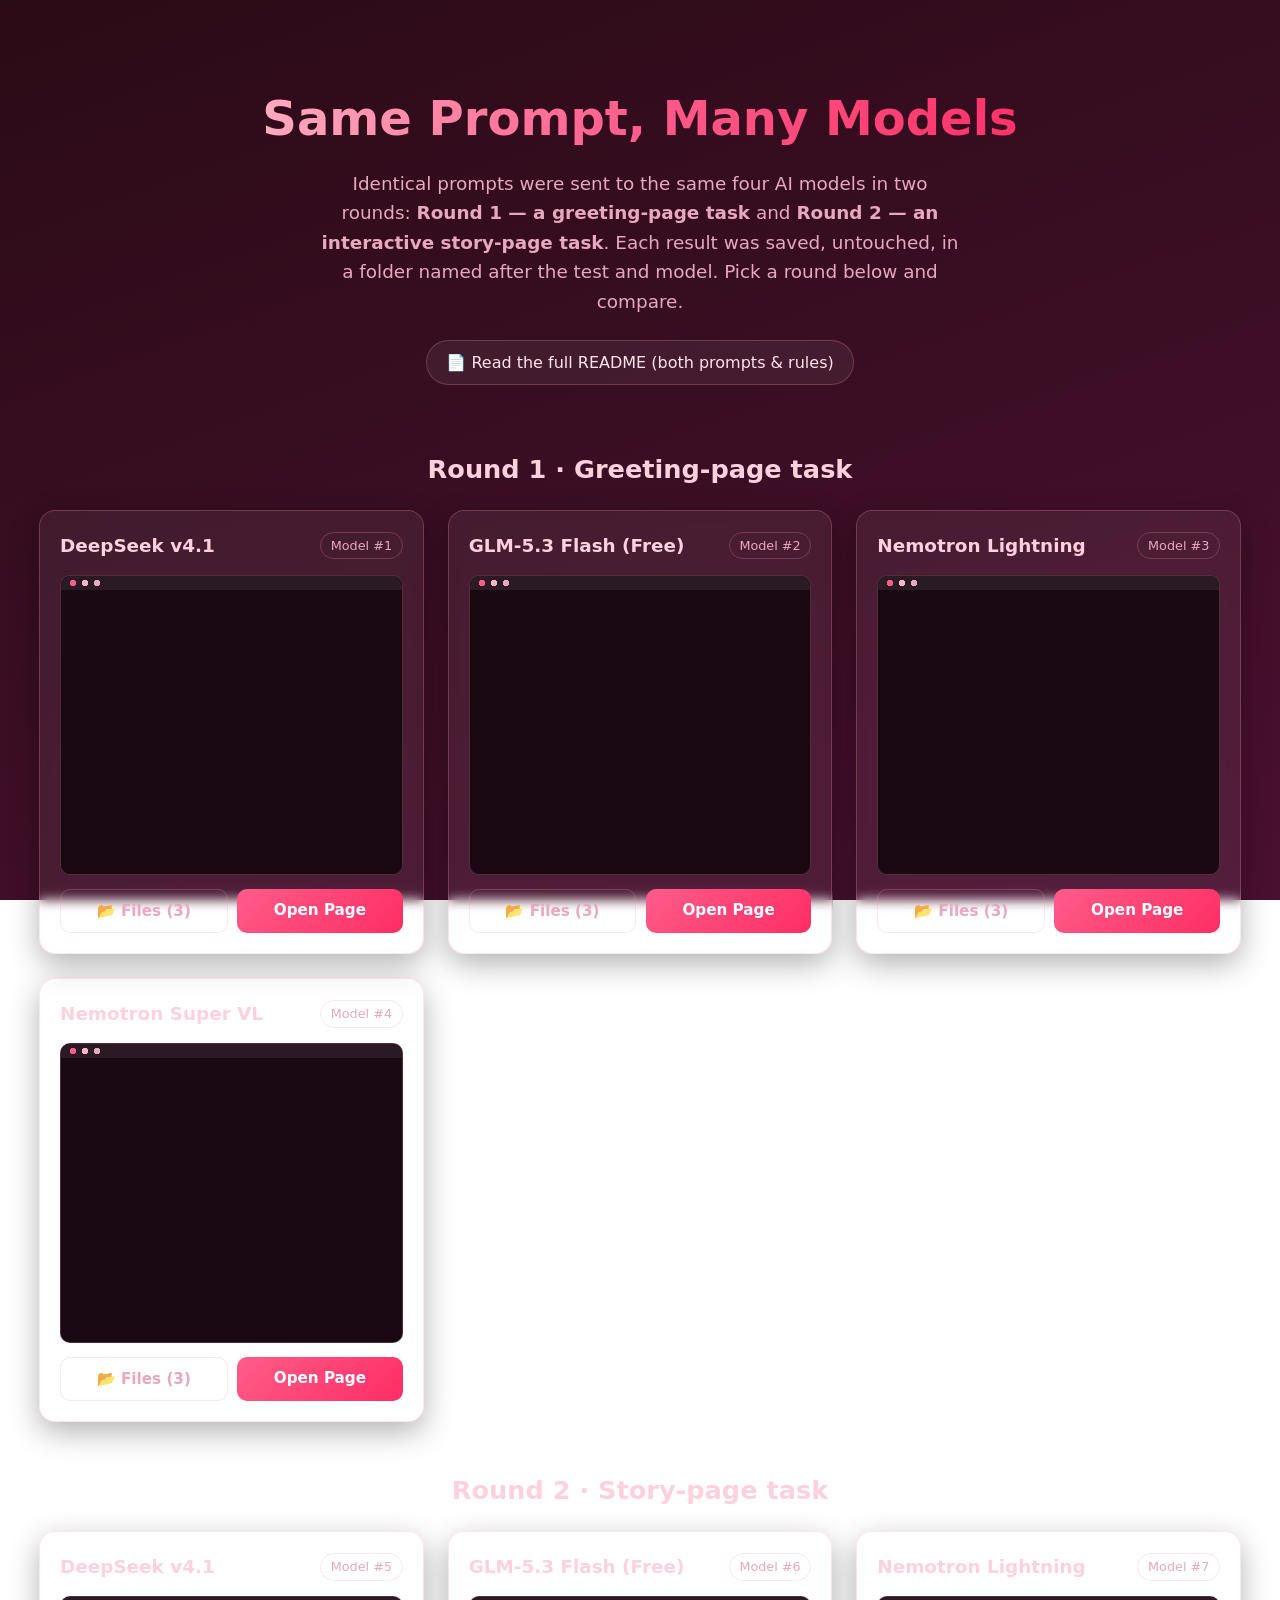
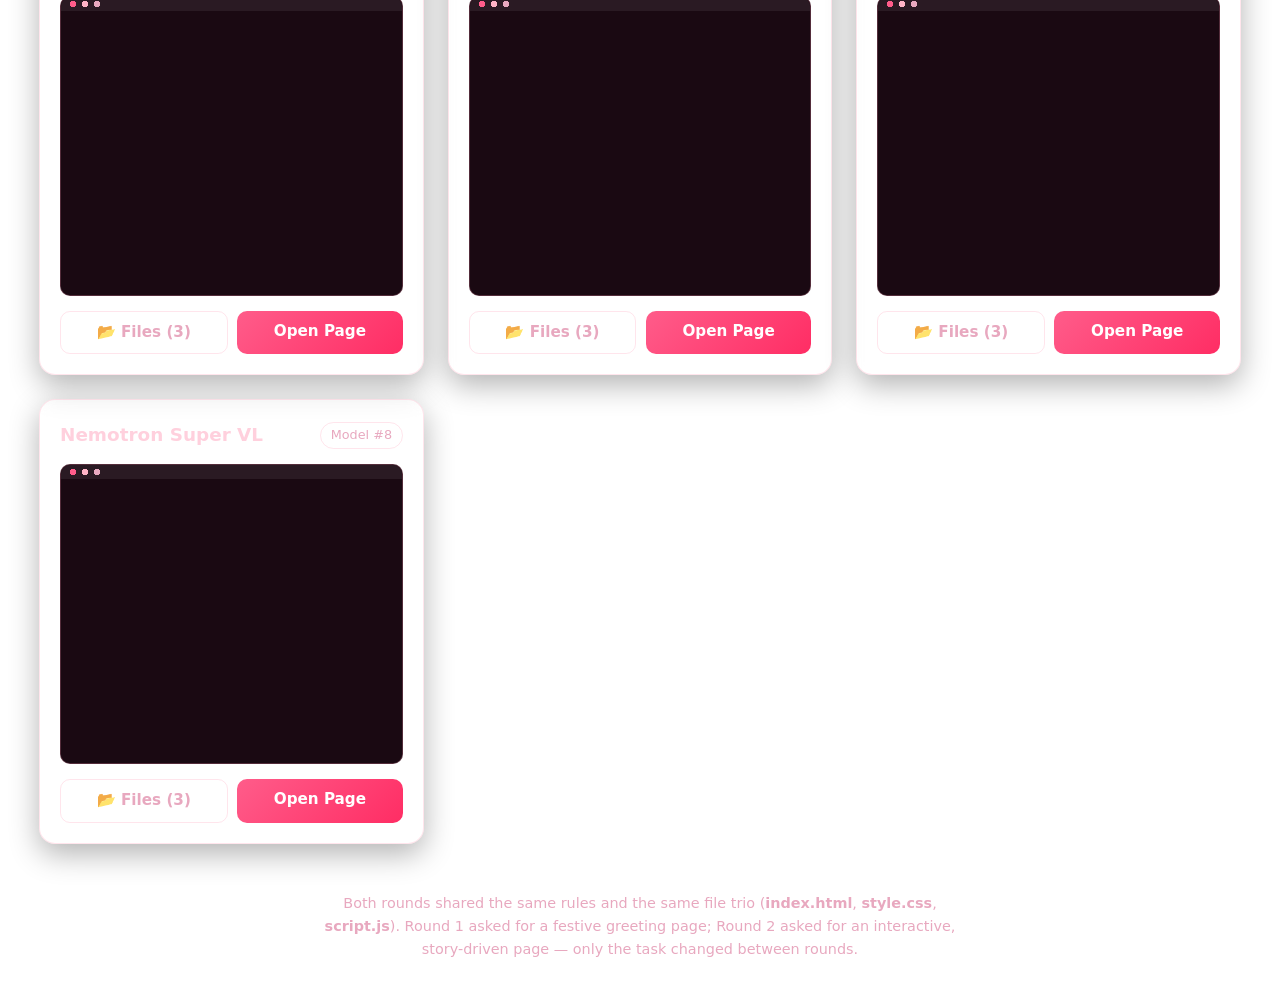
<file: index.html>
<!DOCTYPE html>
<!-- ============================================================
     Same Prompt, Many Models — two rounds (a greeting task, a story task)
     A gallery page that links to every model's output folder.
     Pure HTML/CSS/JS. No build step: just open this file.
     ============================================================ -->
<html lang="en">
<head>
  <meta charset="UTF-8">
  <meta name="viewport" content="width=device-width, initial-scale=1.0">
  <title>Same Prompt, Many Models — Multi-Model Prompt Experiment</title>
  <meta name="description" content="One identical prompt sent to the same four AI models in two rounds — raw, unmodified HTML/CSS/JS outputs compared side by side.">
  <link rel="canonical" href="https://yourzara.github.io/Same-Prompt-Experiment/">
  <meta property="og:type" content="website">
  <meta property="og:title" content="Same Prompt, Many Models — Multi-Model Prompt Experiment">
  <meta property="og:description" content="One identical prompt sent to the same four AI models in two rounds — raw, unmodified HTML/CSS/JS outputs compared side by side.">
  <meta property="og:url" content="https://yourzara.github.io/Same-Prompt-Experiment/">

  <!-- Gallery styles -->
  <link rel="stylesheet" href="css.css">
  <!-- Gallery logic (cards are built from the MODELS list in js.js) -->
  <script src="js.js" defer></script>
</head>
<body>

  <!-- Falling petals layer (created by js.js) -->
  <div id="petals" aria-hidden="true"></div>

  <header class="hero">
    <h1>Same Prompt, Many Models</h1>
    <p>
      Identical prompts were sent to the same four AI models in two rounds:
      <strong>Round 1 — a greeting-page task</strong> and <strong>Round 2 — an interactive story-page task</strong>.
      Each result was saved, untouched, in a folder named after the test and model.
      Pick a round below and compare.
    </p>
    <a class="readme-link" href="https://github.com/YourZara/Same-Prompt-Experiment#readme">📄 Read the full README (both prompts &amp; rules)</a>
  </header>

  <main>
    <!-- Cards (grouped per round) are injected here by js.js -->
    <section id="gallery" aria-label="Model results"></section>

    <!-- Shown only if JavaScript is disabled -->
    <noscript>
      <p class="noscript-note">
        JavaScript is off, so the cards can't be built. Open a folder directly:
      </p>
      <ul class="noscript-list">
        <li><a href="./Deepseek v4.1/index.html">Deepseek v4.1/index.html</a></li>
        <li><a href="./GLM5.3 flash free/index.html">GLM5.3 flash free/index.html</a></li>
        <li><a href="./Nemotron Lightning/index.html">Nemotron Lightning/index.html</a></li>
        <li><a href="./Nemotron super vl/index.html">Nemotron super vl/index.html</a></li>
        <li><a href="./Dashain Deepseek v4.1/index.html">Dashain Deepseek v4.1/index.html</a></li>
        <li><a href="./Dashain GLM5.3 flash free/index.html">Dashain GLM5.3 flash free/index.html</a></li>
        <li><a href="./Dashain Nemotron Lightning/index.html">Dashain Nemotron Lightning/index.html</a></li>
        <li><a href="./Dashain Nemotron super vl/index.html">Dashain Nemotron super vl/index.html</a></li>
      </ul>
    </noscript>
  </main>

  <footer class="footer">
    <p>
      Both rounds shared the same rules and the same file trio
      (<strong>index.html</strong>, <strong>style.css</strong>, <strong>script.js</strong>).
      Round 1 asked for a festive greeting page; Round 2 asked for an interactive,
      story-driven page — only the task changed between rounds.
    </p>
  </footer>

</body>
</html>
</file>
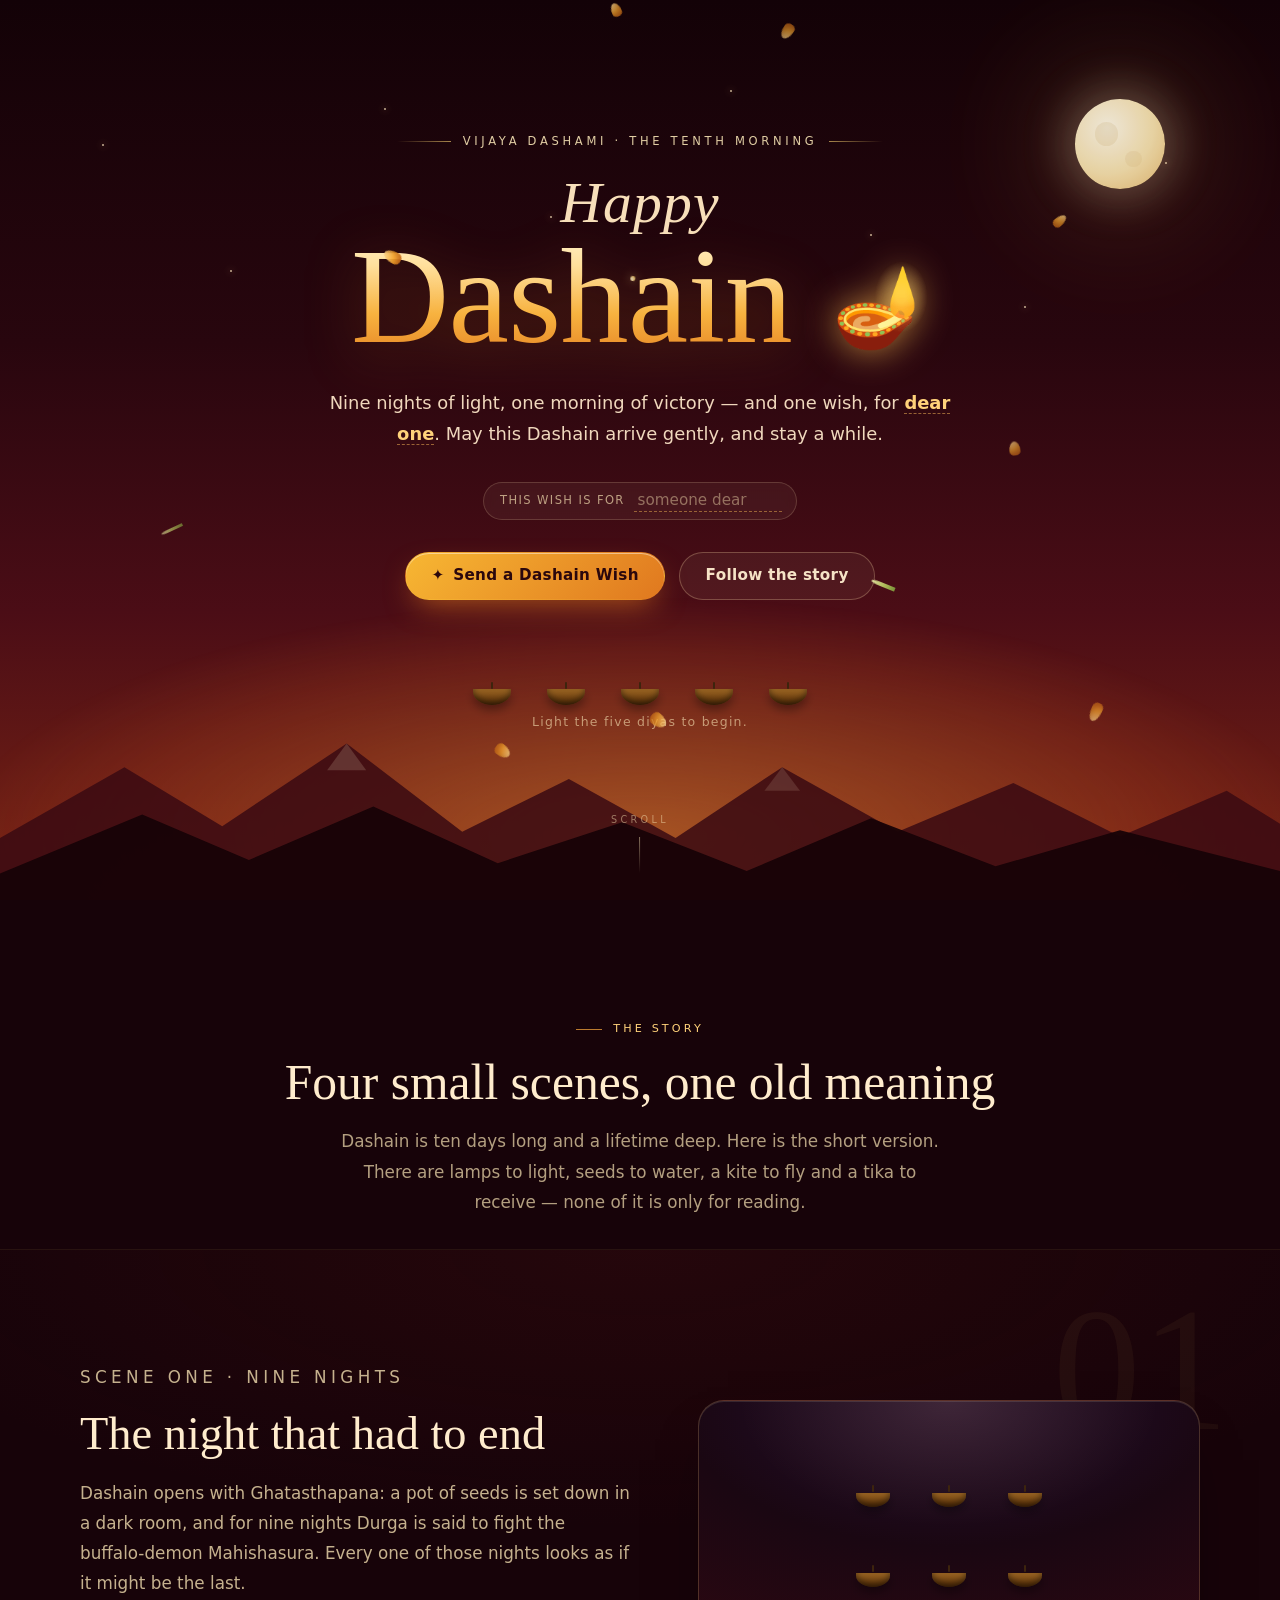
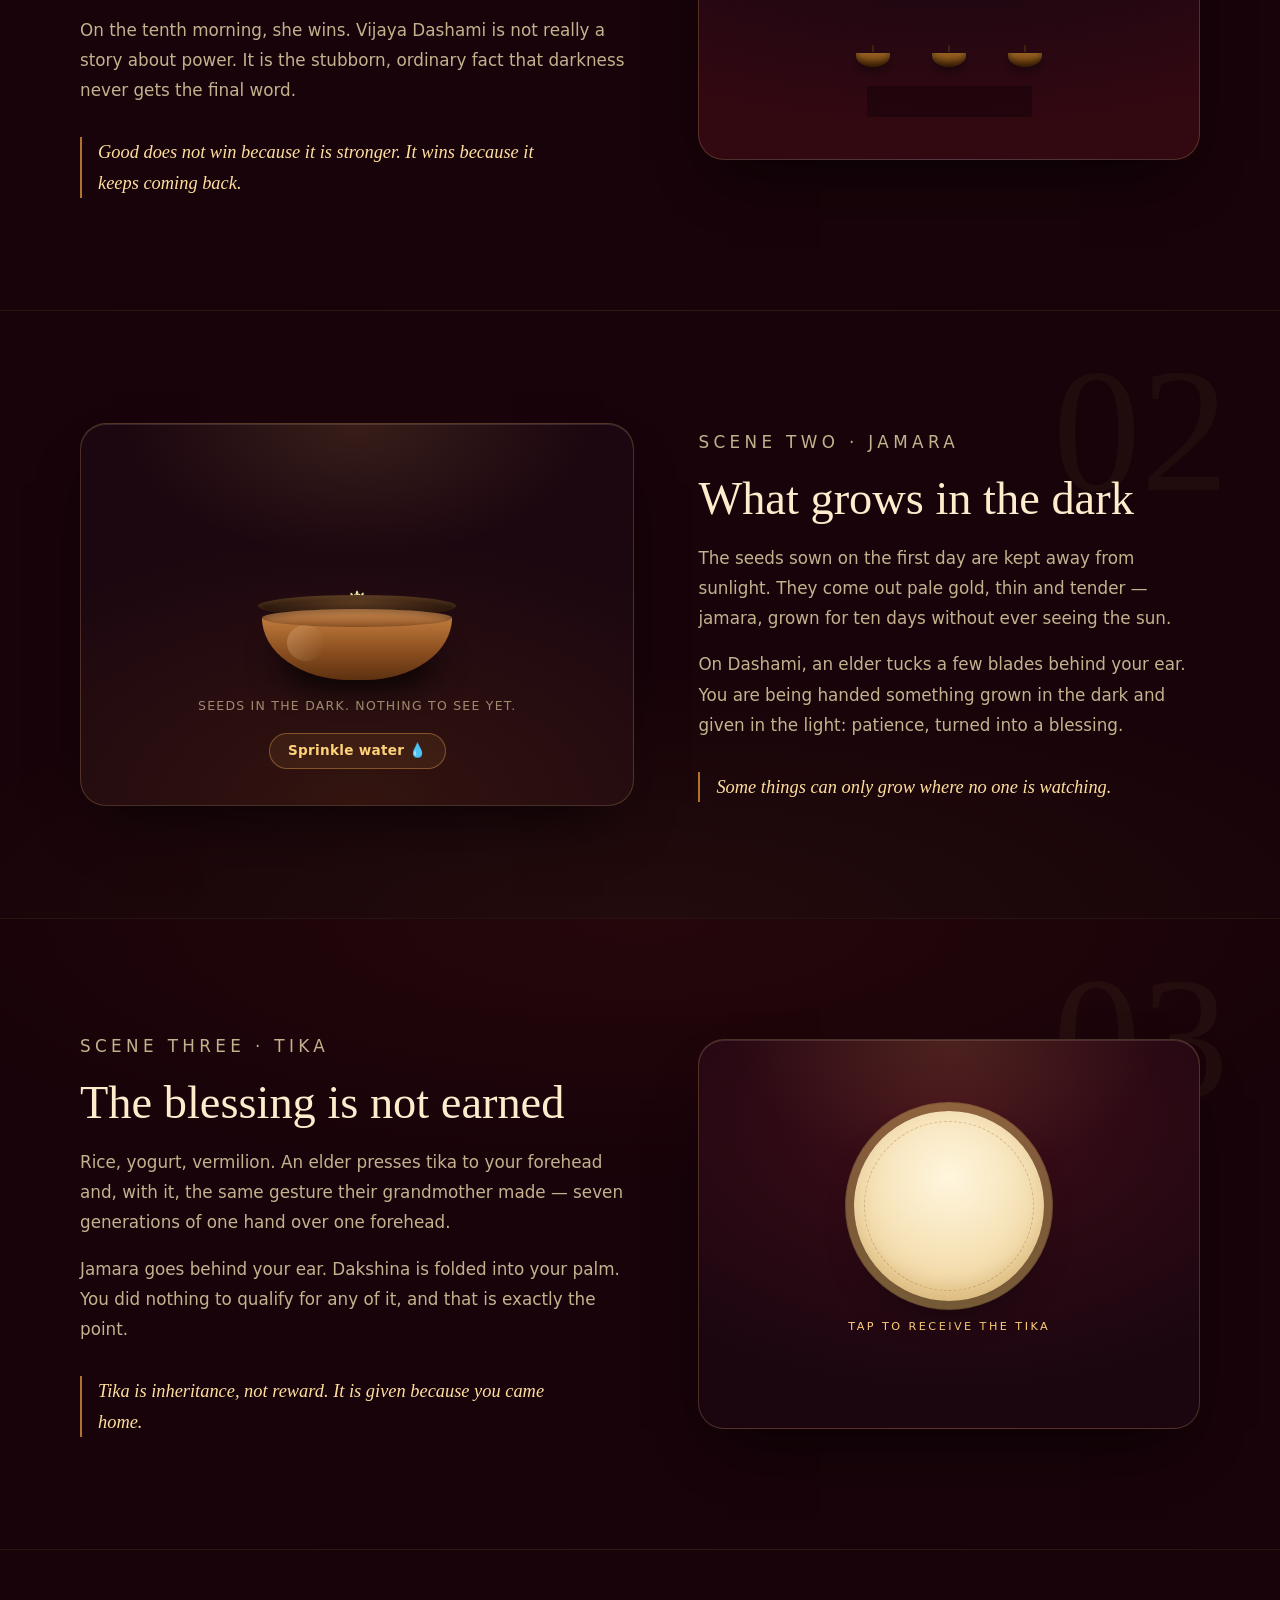
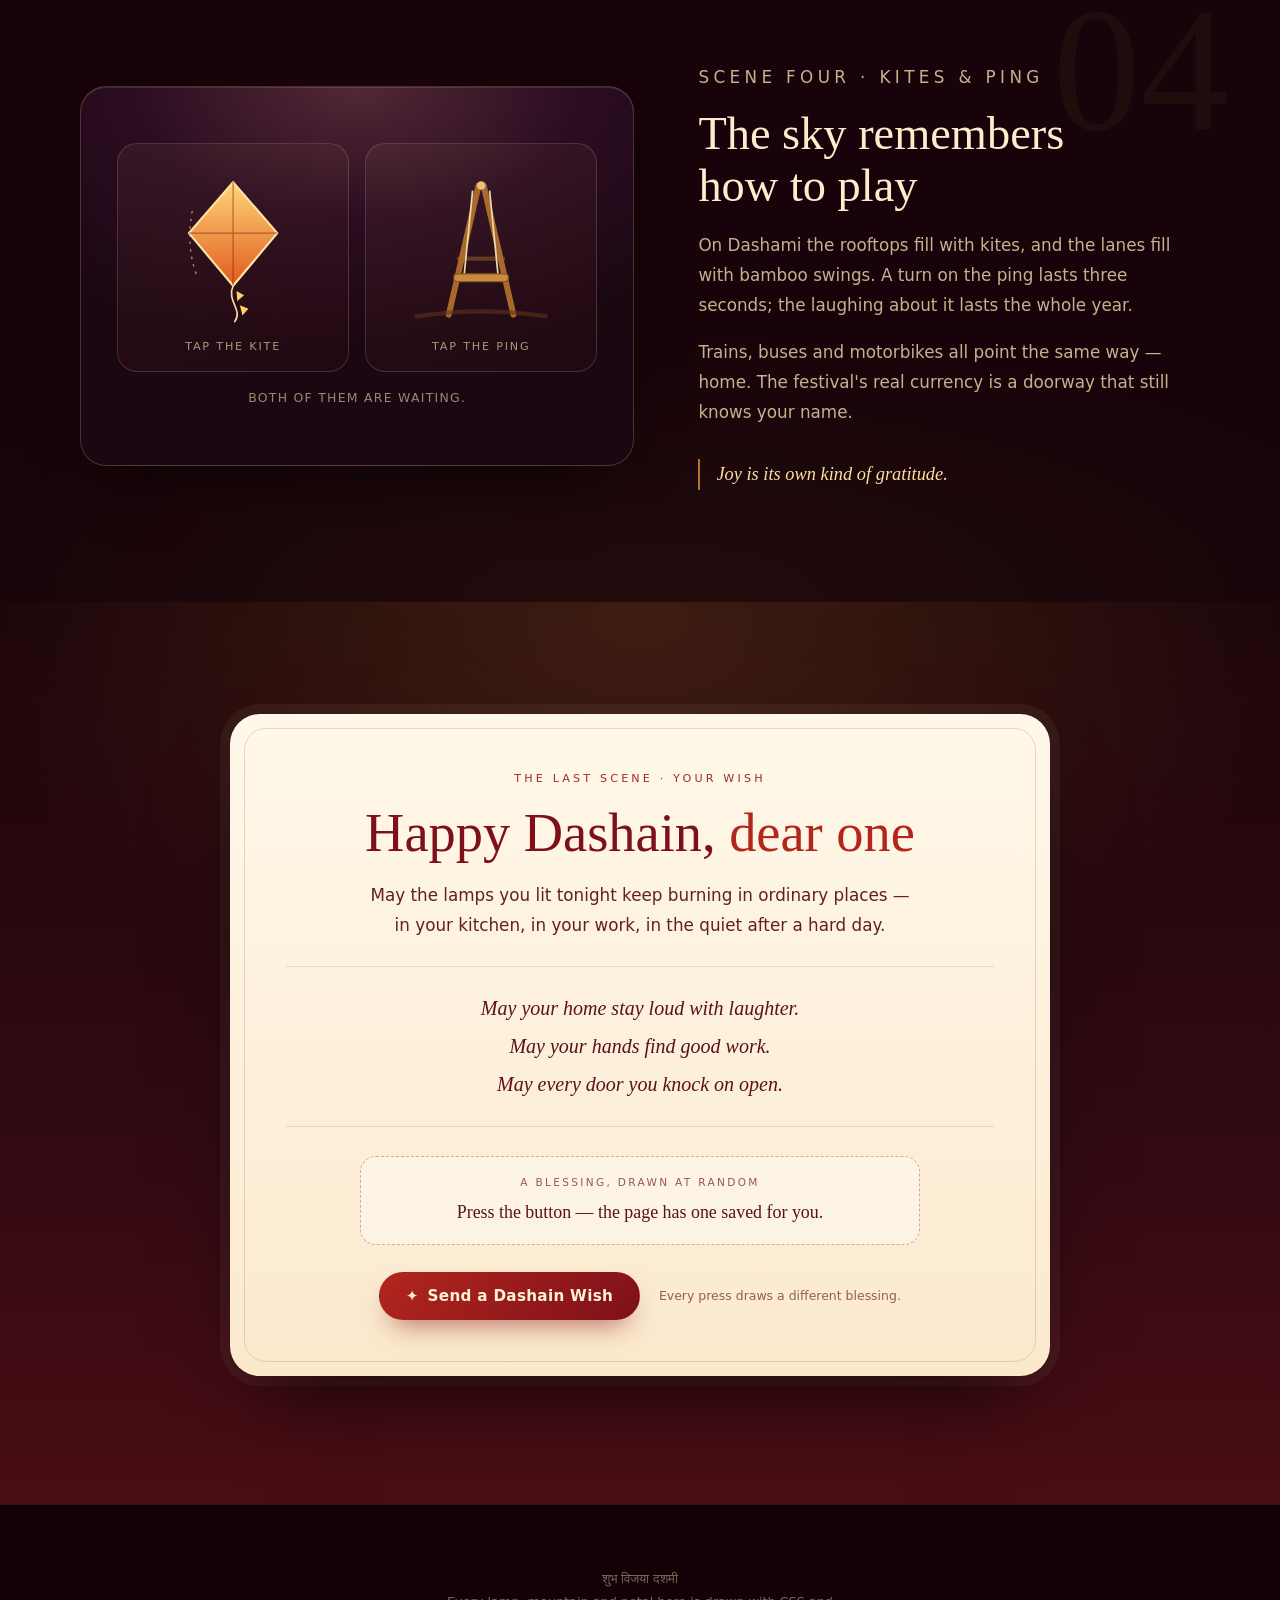
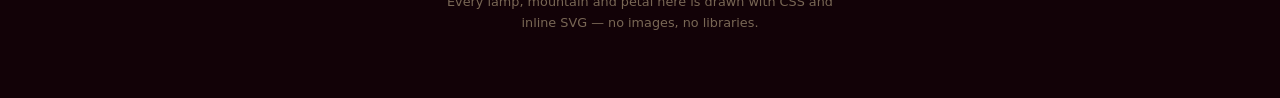
<file: Dashain Deepseek v4.1/index.html>
<!DOCTYPE html>
<html lang="en">
<head>
  <meta charset="utf-8">
  <meta name="viewport" content="width=device-width, initial-scale=1">
  <meta name="description" content="An interactive Dashain greeting — nine nights of light, jamara grown in the dark, a tika from an elder's hand, and a blessing drawn just for you.">
  <meta name="theme-color" content="#1b040a">
  <title>Happy Dashain 🪔 — A Wish in Ten Lights</title>
  <link rel="stylesheet" href="style.css">
  <!-- Lets CSS hide reveal blocks only when JavaScript is actually available. -->
  <script>document.documentElement.classList.add('js');</script>
</head>
<body>
  <a class="skip-link" href="#story">Skip to the story</a>

  <!-- Falling marigold petals, jamara blades and gold flecks (filled by script.js). -->
  <div class="petal-field" id="petalField" aria-hidden="true"></div>

  <!-- =========================================================
       HERO — the greeting
       ========================================================= -->
  <header class="hero" id="top">
    <div class="hero-sky" aria-hidden="true">
      <span class="star"></span>
      <span class="star"></span>
      <span class="star"></span>
      <span class="star"></span>
      <span class="star"></span>
      <span class="star"></span>
      <span class="star"></span>
      <span class="star"></span>
      <span class="moon"></span>
    </div>

    <div class="hero-horizon" aria-hidden="true"></div>

    <svg class="mountains" viewBox="0 0 1440 320" preserveAspectRatio="none" aria-hidden="true">
      <path d="M0 240 L140 150 L250 225 L390 120 L520 232 L640 165 L760 240 L880 150 L1010 232 L1140 170 L1260 238 L1380 180 L1440 222 V320 H0 Z"
            fill="#3a0a12" opacity=".85"/>
      <path d="M390 120 l22 34 l-44 0 z" fill="rgba(255,232,200,.16)"/>
      <path d="M880 150 l20 30 l-40 0 z" fill="rgba(255,232,200,.13)"/>
      <path d="M0 285 L160 210 L280 268 L420 200 L560 272 L700 220 L840 282 L980 215 L1120 276 L1260 230 L1440 282 V320 H0 Z"
            fill="#180307" opacity=".95"/>
    </svg>

    <div class="hero-content">
      <p class="hero-kicker">Vijaya Dashami · The tenth morning</p>

      <h1 class="hero-title">
        <span class="hero-title-top">Happy</span>
        <span class="hero-title-bottom"><span class="hero-title-gold">Dashain</span> <span class="lamp-emoji" aria-hidden="true">🪔</span></span>
      </h1>

      <p class="hero-lead">
        Nine nights of light, one morning of victory — and one wish, for
        <span class="recipient" data-name>dear one</span>. May this Dashain arrive gently,
        and stay a while.
      </p>

      <label class="name-field" for="nameInput">
        <span class="name-field-label">This wish is for</span>
        <input class="name-input" id="nameInput" type="text" maxlength="26"
               placeholder="someone dear" autocomplete="off" spellcheck="false">
      </label>

      <div class="hero-actions">
        <button class="btn btn--primary js-wish" type="button">
          <span aria-hidden="true">✦</span> Send a Dashain Wish
        </button>
        <a class="btn btn--ghost" href="#story">Follow the story</a>
      </div>

      <div class="diya-row" id="heroDiyas" role="group" aria-label="Light the five diyas">
        <button class="diya" type="button" aria-pressed="false" aria-label="Diya 1">
          <span class="diya-bowl" aria-hidden="true"></span><span class="diya-flame" aria-hidden="true"></span>
        </button>
        <button class="diya" type="button" aria-pressed="false" aria-label="Diya 2">
          <span class="diya-bowl" aria-hidden="true"></span><span class="diya-flame" aria-hidden="true"></span>
        </button>
        <button class="diya" type="button" aria-pressed="false" aria-label="Diya 3">
          <span class="diya-bowl" aria-hidden="true"></span><span class="diya-flame" aria-hidden="true"></span>
        </button>
        <button class="diya" type="button" aria-pressed="false" aria-label="Diya 4">
          <span class="diya-bowl" aria-hidden="true"></span><span class="diya-flame" aria-hidden="true"></span>
        </button>
        <button class="diya" type="button" aria-pressed="false" aria-label="Diya 5">
          <span class="diya-bowl" aria-hidden="true"></span><span class="diya-flame" aria-hidden="true"></span>
        </button>
      </div>
      <p class="diya-note" id="diyaNote" aria-live="polite">Light the five diyas to begin.</p>
    </div>

    <p class="scroll-cue" aria-hidden="true">scroll<span></span></p>
  </header>

  <!-- =========================================================
       STORY — four scenes, one meaning
       ========================================================= -->
  <main id="story">
    <section class="story-intro" aria-labelledby="story-title">
      <p class="kicker">The story</p>
      <h2 id="story-title">Four small scenes, one old meaning</h2>
      <p class="story-lede">
        Dashain is ten days long and a lifetime deep. Here is the short version.
        There are lamps to light, seeds to water, a kite to fly and a tika to receive —
        none of it is only for reading.
      </p>
    </section>

    <!-- Scene 1 — nine nights -->
    <section class="scene" id="scene-night" data-scene="01" aria-labelledby="scene1-title">
      <div class="scene-inner reveal">
        <div class="scene-copy">
          <p class="scene-label">Scene One · Nine Nights</p>
          <h2 id="scene1-title">The night that had to end</h2>
          <p>
            Dashain opens with Ghatasthapana: a pot of seeds is set down in a dark room,
            and for nine nights Durga is said to fight the buffalo-demon Mahishasura.
            Every one of those nights looks as if it might be the last.
          </p>
          <p>
            On the tenth morning, she wins. Vijaya Dashami is not really a story about power.
            It is the stubborn, ordinary fact that darkness never gets the final word.
          </p>
          <p class="scene-meaning">Good does not win because it is stronger. It wins because it keeps coming back.</p>
        </div>

        <div class="scene-art">
          <div class="panel night-panel" id="nightPanel">
            <span class="sun" aria-hidden="true"></span>
            <div class="dawn-glow" aria-hidden="true"></div>

            <div class="nights-grid" role="group" aria-label="Light the nine nights">
              <button class="night-lamp" type="button" aria-pressed="false" aria-label="Night 1">
                <span class="diya-bowl" aria-hidden="true"></span><span class="diya-flame" aria-hidden="true"></span>
              </button>
              <button class="night-lamp" type="button" aria-pressed="false" aria-label="Night 2">
                <span class="diya-bowl" aria-hidden="true"></span><span class="diya-flame" aria-hidden="true"></span>
              </button>
              <button class="night-lamp" type="button" aria-pressed="false" aria-label="Night 3">
                <span class="diya-bowl" aria-hidden="true"></span><span class="diya-flame" aria-hidden="true"></span>
              </button>
              <button class="night-lamp" type="button" aria-pressed="false" aria-label="Night 4">
                <span class="diya-bowl" aria-hidden="true"></span><span class="diya-flame" aria-hidden="true"></span>
              </button>
              <button class="night-lamp" type="button" aria-pressed="false" aria-label="Night 5">
                <span class="diya-bowl" aria-hidden="true"></span><span class="diya-flame" aria-hidden="true"></span>
              </button>
              <button class="night-lamp" type="button" aria-pressed="false" aria-label="Night 6">
                <span class="diya-bowl" aria-hidden="true"></span><span class="diya-flame" aria-hidden="true"></span>
              </button>
              <button class="night-lamp" type="button" aria-pressed="false" aria-label="Night 7">
                <span class="diya-bowl" aria-hidden="true"></span><span class="diya-flame" aria-hidden="true"></span>
              </button>
              <button class="night-lamp" type="button" aria-pressed="false" aria-label="Night 8">
                <span class="diya-bowl" aria-hidden="true"></span><span class="diya-flame" aria-hidden="true"></span>
              </button>
              <button class="night-lamp" type="button" aria-pressed="false" aria-label="Night 9">
                <span class="diya-bowl" aria-hidden="true"></span><span class="diya-flame" aria-hidden="true"></span>
              </button>
            </div>

            <p class="panel-caption" id="nightNote" aria-live="polite">0 of 9 nights lit.</p>
          </div>
        </div>
      </div>
    </section>

    <!-- Scene 2 — jamara -->
    <section class="scene is-flipped" id="scene-jamara" data-scene="02" aria-labelledby="scene2-title">
      <div class="scene-inner reveal">
        <div class="scene-copy">
          <p class="scene-label">Scene Two · Jamara</p>
          <h2 id="scene2-title">What grows in the dark</h2>
          <p>
            The seeds sown on the first day are kept away from sunlight. They come out
            pale gold, thin and tender — jamara, grown for ten days without ever seeing the sun.
          </p>
          <p>
            On Dashami, an elder tucks a few blades behind your ear. You are being handed
            something grown in the dark and given in the light: patience, turned into a blessing.
          </p>
          <p class="scene-meaning">Some things can only grow where no one is watching.</p>
        </div>

        <div class="scene-art">
          <div class="panel jamara-panel">
            <div class="jamara-stage" aria-hidden="true">
              <div class="jamara-bed" id="jamaraBed" data-stage="0">
                <span class="blade" style="--r:-58deg;--h:58px"></span>
                <span class="blade" style="--r:-46deg;--h:74px"></span>
                <span class="blade" style="--r:-34deg;--h:64px"></span>
                <span class="blade" style="--r:-22deg;--h:82px"></span>
                <span class="blade" style="--r:-10deg;--h:70px"></span>
                <span class="blade" style="--r:0deg;--h:88px"></span>
                <span class="blade" style="--r:10deg;--h:72px"></span>
                <span class="blade" style="--r:22deg;--h:84px"></span>
                <span class="blade" style="--r:34deg;--h:62px"></span>
                <span class="blade" style="--r:46deg;--h:76px"></span>
                <span class="blade" style="--r:58deg;--h:56px"></span>
                <span class="blade" style="--r:-28deg;--h:50px"></span>
                <span class="blade" style="--r:28deg;--h:48px"></span>
              </div>
              <div class="jamara-pot"></div>
            </div>

            <p class="panel-caption" id="jamaraNote" aria-live="polite">Seeds in the dark. Nothing to see yet.</p>
            <button class="btn btn--small btn--gold" id="waterBtn" type="button">Sprinkle water 💧</button>
          </div>
        </div>
      </div>
    </section>

    <!-- Scene 3 — tika -->
    <section class="scene" id="scene-tika" data-scene="03" aria-labelledby="scene3-title">
      <div class="scene-inner reveal">
        <div class="scene-copy">
          <p class="scene-label">Scene Three · Tika</p>
          <h2 id="scene3-title">The blessing is not earned</h2>
          <p>
            Rice, yogurt, vermilion. An elder presses tika to your forehead and, with it,
            the same gesture their grandmother made — seven generations of one hand over one forehead.
          </p>
          <p>
            Jamara goes behind your ear. Dakshina is folded into your palm. You did nothing
            to qualify for any of it, and that is exactly the point.
          </p>
          <p class="scene-meaning">Tika is inheritance, not reward. It is given because you came home.</p>
        </div>

        <div class="scene-art">
          <div class="panel tika-panel" id="tikaPanel">
            <button class="tika-trigger" id="tikaTrigger" type="button" aria-pressed="false">
              <span class="tika-medallion" aria-hidden="true">
                <span class="tika-mark"></span>
                <span class="tika-rice"></span>
                <span class="tika-sprig"><i></i><i></i><i></i></span>
              </span>
              <span class="tika-hint" id="tikaHint">Tap to receive the tika</span>
            </button>

            <p class="tika-blessing" id="tikaBlessing">
              May you live long, may your heart stay soft, and may you always find your way back to this doorstep.
            </p>
          </div>
        </div>
      </div>
    </section>

    <!-- Scene 4 — kites and ping -->
    <section class="scene is-flipped" id="scene-play" data-scene="04" aria-labelledby="scene4-title">
      <div class="scene-inner reveal">
        <div class="scene-copy">
          <p class="scene-label">Scene Four · Kites &amp; Ping</p>
          <h2 id="scene4-title">The sky remembers how to play</h2>
          <p>
            On Dashami the rooftops fill with kites, and the lanes fill with bamboo swings.
            A turn on the ping lasts three seconds; the laughing about it lasts the whole year.
          </p>
          <p>
            Trains, buses and motorbikes all point the same way — home. The festival's real
            currency is a doorway that still knows your name.
          </p>
          <p class="scene-meaning">Joy is its own kind of gratitude.</p>
        </div>

        <div class="scene-art">
          <div class="panel play-panel">
            <div class="play-grid">
              <button class="play-item" id="kiteBtn" type="button" aria-label="Send the kite flying">
                <svg class="kite-svg" viewBox="0 0 200 200" aria-hidden="true">
                  <defs>
                    <linearGradient id="kiteFill" x1="0" y1="0" x2="0" y2="1">
                      <stop offset="0" stop-color="#ffd67a"/>
                      <stop offset="1" stop-color="#e05a1e"/>
                    </linearGradient>
                  </defs>
                  <g class="kite-group">
                    <path d="M100 26 L152 86 L100 148 L48 86 Z" fill="url(#kiteFill)"
                          stroke="#ffe3a3" stroke-width="2.5" stroke-linejoin="round"/>
                    <path d="M100 26 V148 M48 86 H152" stroke="#8b1a12" stroke-width="1.5" opacity=".5"/>
                    <path d="M52 60 q-8 42 6 78" fill="none" stroke="#f3c976"
                          stroke-width="1.5" stroke-dasharray="3 6" opacity=".7"/>
                    <path d="M100 148 C 92 166, 112 176, 102 190" fill="none" stroke="#f7d79a"
                          stroke-width="2" stroke-linecap="round"/>
                    <g fill="#ffcf6b">
                      <path d="M104 154 l9 5 l-8 7 z"/>
                      <path d="M108 171 l10 4 l-7 8 z"/>
                    </g>
                  </g>
                </svg>
                <span class="play-caption">Tap the kite</span>
              </button>

              <button class="play-item" id="swingBtn" type="button" aria-label="Push the bamboo swing">
                <svg class="swing-svg" viewBox="0 0 200 200" aria-hidden="true">
                  <g stroke="#a86a2b" stroke-width="7" stroke-linecap="round">
                    <path d="M62 182 L97 30"/>
                    <path d="M138 182 L103 30"/>
                    <path d="M74 116 L126 116" stroke-width="5" opacity=".45"/>
                  </g>
                  <circle cx="100" cy="30" r="5" fill="#e8c07a"/>
                  <g class="swing-seat">
                    <path d="M90 36 L80 136 M110 36 L120 136" stroke="#f0d8ad" stroke-width="2"/>
                    <rect x="68" y="134" width="64" height="9" rx="4" fill="#c98b3f" stroke="#8a5a1e" stroke-width="1.5"/>
                  </g>
                  <path d="M24 184 Q100 172 176 184" stroke="#5c3414" stroke-width="5"
                        fill="none" opacity=".6" stroke-linecap="round"/>
                </svg>
                <span class="play-caption">Tap the ping</span>
              </button>
            </div>
            <p class="panel-caption">Both of them are waiting.</p>
          </div>
        </div>
      </div>
    </section>
  </main>

  <!-- =========================================================
       FINALE — the personalized wish
       ========================================================= -->
  <section class="finale" id="wish" aria-labelledby="finale-title">
    <div class="finale-card reveal">
      <p class="finale-kicker">The last scene · your wish</p>

      <h2 id="finale-title">Happy Dashain, <span data-name>dear one</span></h2>

      <p class="finale-lead">
        May the lamps you lit tonight keep burning in ordinary places — in your kitchen,
        in your work, in the quiet after a hard day.
      </p>

      <div class="finale-poem">
        <p>May your home stay loud with laughter.<br>
           May your hands find good work.<br>
           May every door you knock on open.</p>
      </div>

      <div class="wish-slot">
        <p class="wish-slot-label">A blessing, drawn at random</p>
        <p class="wish-slot-text" id="wishText">Press the button — the page has one saved for you.</p>
      </div>

      <div class="finale-actions">
        <button class="btn btn--primary js-wish" type="button">
          <span aria-hidden="true">✦</span> Send a Dashain Wish
        </button>
        <span class="finale-hint">Every press draws a different blessing.</span>
      </div>
    </div>
  </section>

  <footer class="site-footer">
    <p class="footer-title" lang="ne">शुभ विजया दशमी</p>
    <p>Every lamp, mountain and petal here is drawn with CSS and inline SVG — no images, no libraries.</p>
  </footer>

  <!-- Visual toast for the random blessing (the live region below handles screen readers). -->
  <div class="toast" id="toast" aria-hidden="true">
    <p class="toast-label">A blessing for <span data-name>dear one</span></p>
    <p class="toast-text" id="toastText"></p>
  </div>

  <p class="sr-only" id="live" aria-live="polite"></p>

  <script src="script.js"></script>
</body>
</html>
</file>
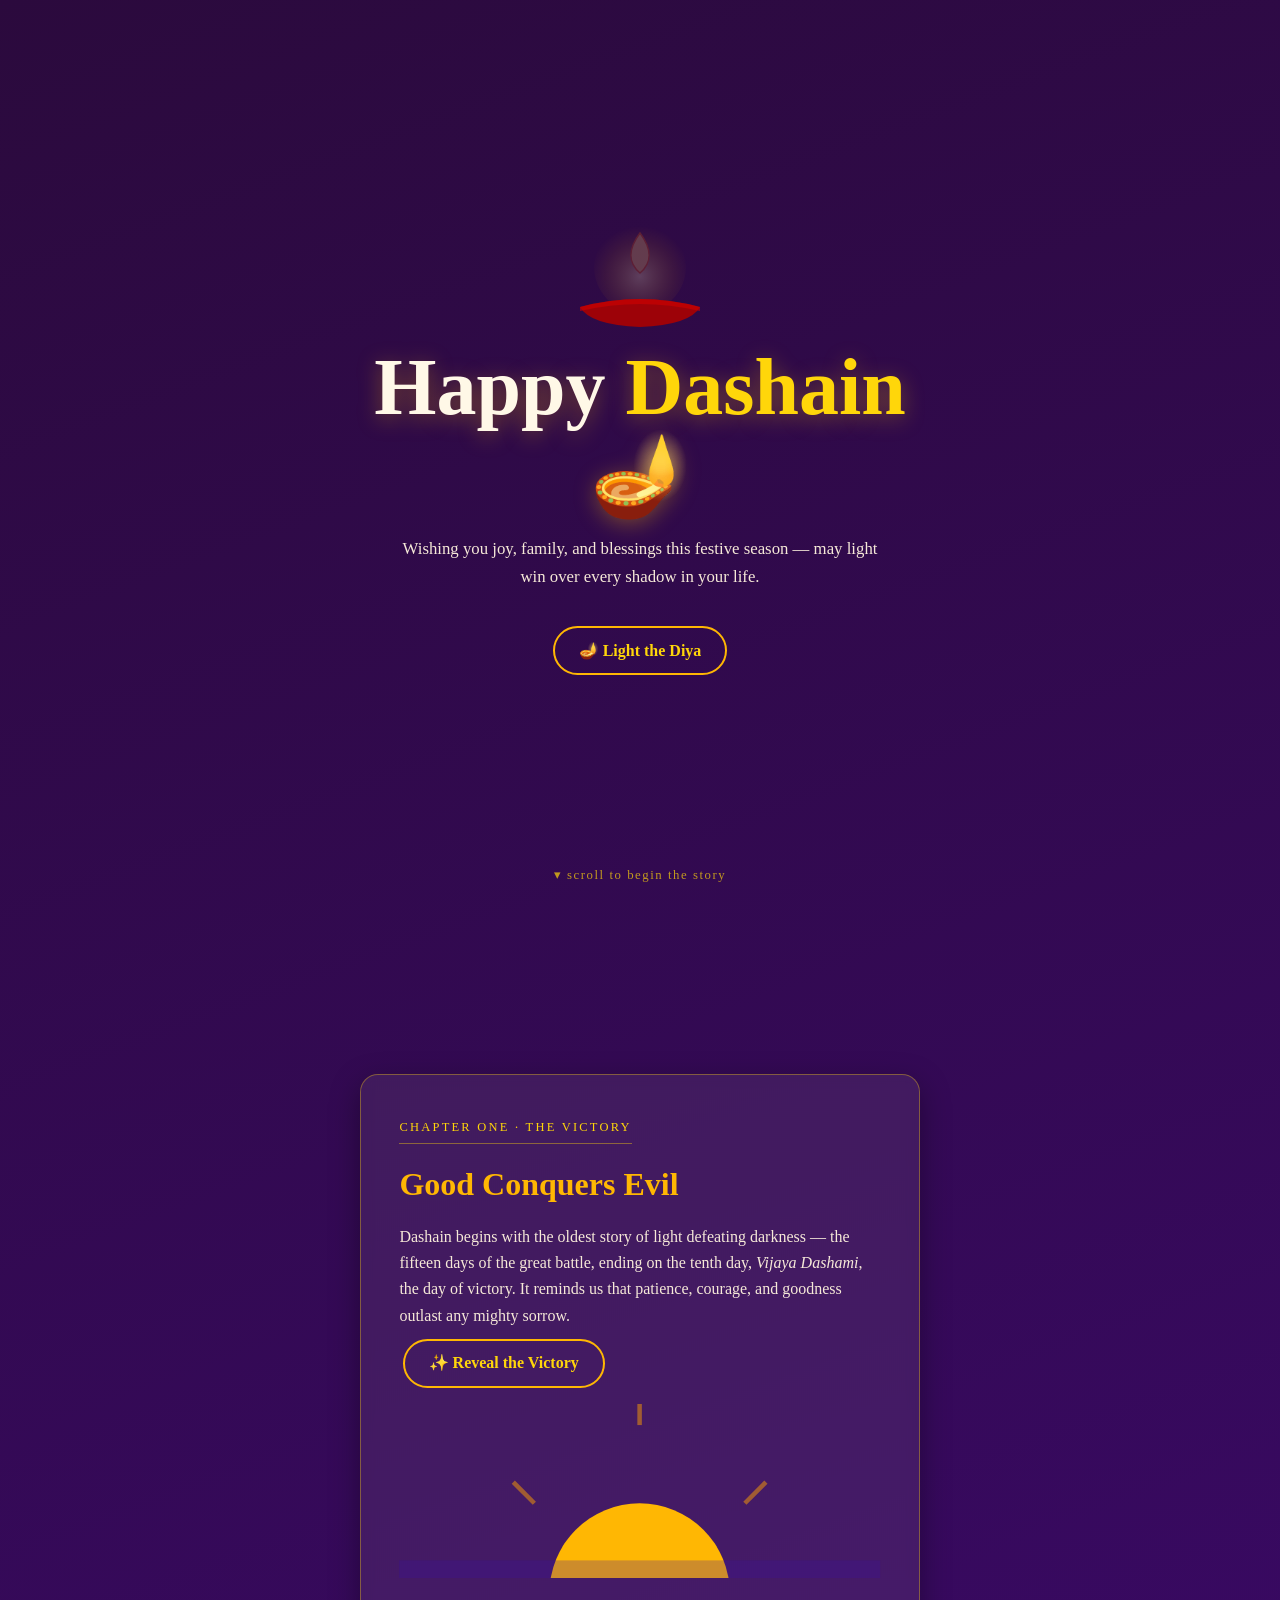
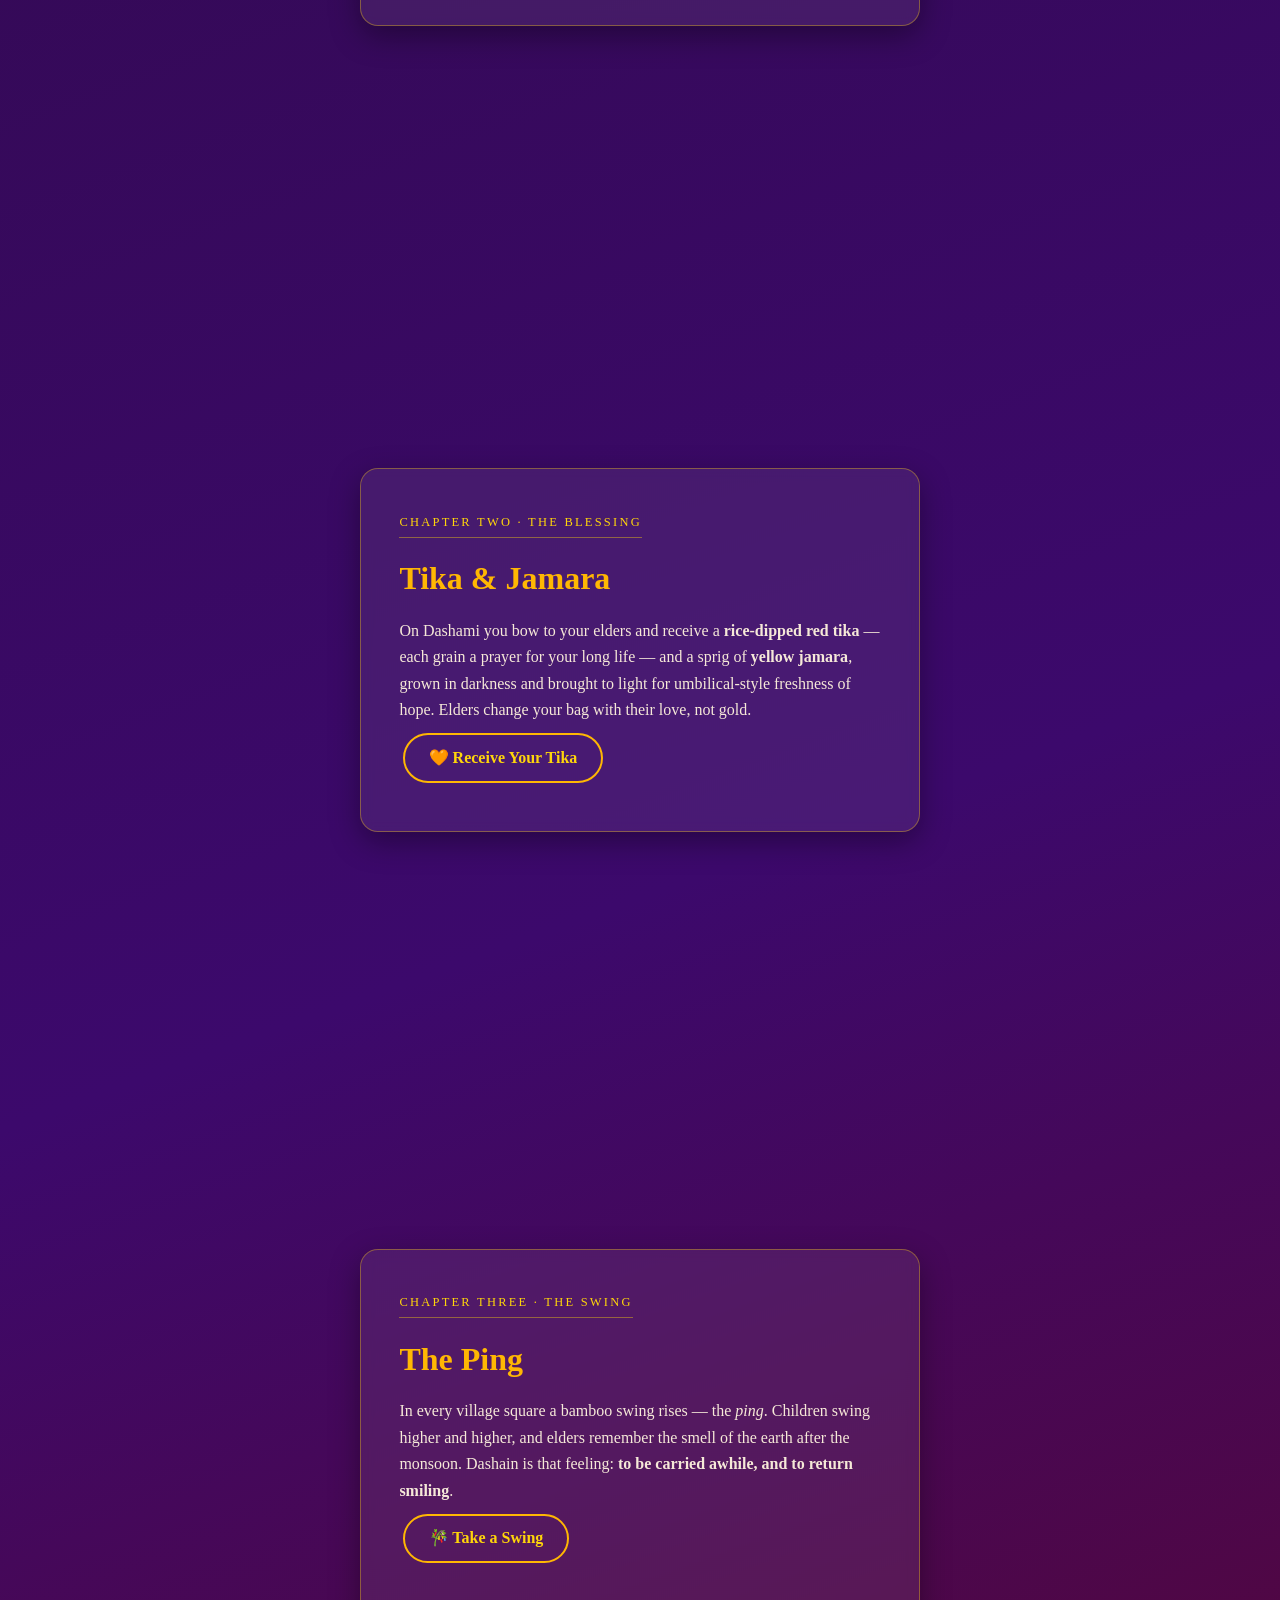
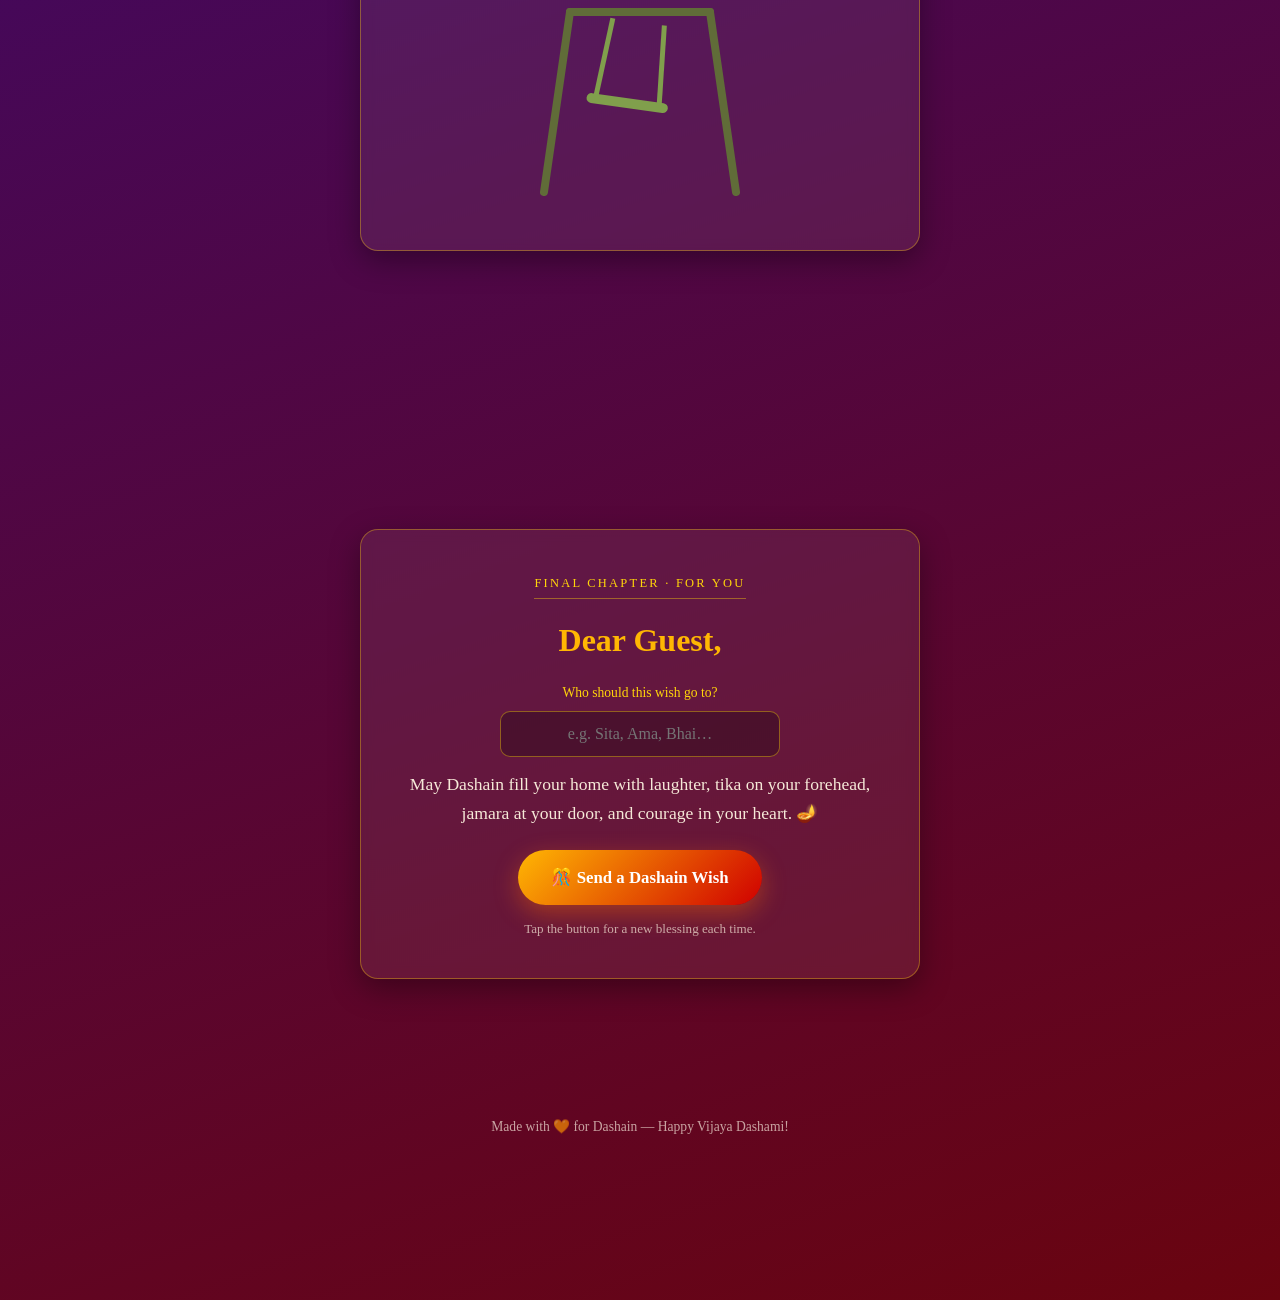
<file: Dashain GLM5.3 flash free/index.html>
<!DOCTYPE html>
<html lang="en">
<head>
  <meta charset="UTF-8" />
  <meta name="viewport" content="width=device-width, initial-scale=1.0" />
  <title>Happy Dashain 🪔</title>
  <!-- Local styles only — no external assets -->
  <link rel="stylesheet" href="style.css" />
</head>
<body>

  <!-- Falling petals & jamara are drawn here by script.js -->
  <div id="sky" aria-hidden="true"></div>

  <!-- ===== SCENE 1: THE GREETING ===== -->
  <section class="scene scene-hero" id="scene-hero">
    <div class="hero-inner">
      <!-- Inline SVG: lit diya with flame -->
      <svg class="diya" viewBox="0 0 200 120" role="img" aria-label="A traditional oil lamp">
        <defs>
          <radialGradient id="flameGlow" cx="50%" cy="60%" r="55%">
            <stop offset="0%" stop-color="#fff3b0" stop-opacity=".9"/>
            <stop offset="70%" stop-color="#ffb703" stop-opacity=".25"/>
            <stop offset="100%" stop-color="#ffb703" stop-opacity="0"/>
          </radialGradient>
        </defs>
        <!-- flame -->
        <g id="flame" class="flame">
          <ellipse cx="100" cy="52" rx="46" ry="46" fill="url(#flameGlow)"/>
          <path d="M100 18 C112 34 112 48 100 58 C88 48 88 34 100 18Z"
                fill="#ffd166" stroke="#e85d04" stroke-width="1.5"/>
        </g>
        <!-- lamp body -->
        <path d="M40 92 Q100 76 160 92 Q150 110 100 112 Q50 110 40 92Z" fill="#9d0208"/>
        <path d="M40 92 Q100 76 160 92 L160 96 Q100 82 40 96Z" fill="#d00000" opacity=".6"/>
      </svg>

      <h1 class="greet">Happy <span>Dashain</span> 🪔</h1>
      <p class="warm">Wishing you joy, family, and blessings this festive season —
        may light win over every shadow in your life.</p>

      <!-- Interactive: click the diya to light it -->
      <button class="ghost-btn" id="lightDiya" type="button">🪔 Light the Diya</button>
    </div>
    <div class="scroll-cue" aria-hidden="true">▾ scroll to begin the story</div>
  </section>

  <!-- ===== THE STORY, told scene by scene ===== -->

  <!-- SCENE 2: RAMAYAN / victory of good over evil -->
  <section class="scene" id="scene-1">
    <div class="card">
      <span class="chapter">Chapter One · The Victory</span>
      <h2>Good Conquers Evil</h2>
      <p>Dashain begins with the oldest story of light defeating darkness —
        the fifteen days of the great battle, ending on the tenth day, <em>Vijaya Dashami</em>,
        the day of victory. It reminds us that patience, courage, and goodness
        outlast any mighty sorrow.</p>
      <button class="ghost-btn canon-btn" type="button">✨ Reveal the Victory</button>
      <div class="reveal canon-reveal" aria-live="polite"></div>
      <!-- SVG of a rising sun of victory drawn with CSS/SVG -->
      <svg class="art" viewBox="0 0 320 120" aria-hidden="true">
        <circle cx="160" cy="130" r="60" fill="#ffb703"/>
        <g stroke="#fd9e02" stroke-width="3" opacity=".5">
          <line x1="160" y1="18" x2="160" y2="4"/><line x1="60" y1="130" x2="40" y2="130"/>
          <line x1="260" y1="130" x2="280" y2="130"/><line x1="90" y1="70" x2="76" y2="56"/>
          <line x1="230" y1="70" x2="244" y2="56"/>
        </g>
        <rect x="0" y="108" width="320" height="30" fill="#3a0ca3" opacity=".25"/>
      </svg>
    </div>
  </section>

  <!-- SCENE 3: Tika & Jamara — blessing from elders -->
  <section class="scene" id="scene-2">
    <div class="card">
      <span class="chapter">Chapter Two · The Blessing</span>
      <h2>Tika &amp; Jamara</h2>
      <p>On Dashami you bow to your elders and receive a <strong>rice-dipped red tika</strong> —
        each grain a prayer for your long life — and a sprig of <strong>yellow jamara</strong>,
        grown in darkness and brought to light for umbilical-style freshness of hope.
        Elders change your bag with their love, not gold.</p>
      <button class="ghost-btn tika-btn" type="button">🧡 Receive Your Tika</button>
      <div class="reveal tika-reveal" aria-live="polite">
        <!-- SVG tika mark appears here -->
        <svg class="tikamark" viewBox="0 0 120 140" aria-hidden="true">
          <path d="M60 10 C78 34 78 58 60 78 C42 58 42 34 60 10Z" fill="#d00000"/>
          <rect x="52" y="80" width="16" height="34" rx="8" fill="#e85d04"/>
          <circle cx="60" cy="126" r="7" fill="#c1121f"/>
        </svg>
        <p class="blessing">"May every step you take lead to light." 🙏</p>
      </div>
    </div>
  </section>

  <!-- SCENE 4: Ping / bamboo swing — childhood joy -->
  <section class="scene" id="scene-3">
    <div class="card">
      <span class="chapter">Chapter Three · The Swing</span>
      <h2>The Ping</h2>
      <p>In every village square a bamboo swing rises — the <em>ping</em>.
        Children swing higher and higher, and elders remember the smell of the earth
        after the monsoon. Dashain is that feeling: <strong>to be carried awhile, and to return smiling</strong>.</p>
      <button class="ghost-btn ping-btn" type="button">🎋 Take a Swing</button>
      <div class="ping-stage">
        <!-- SVG bamboo swing -->
        <svg class="ping" viewBox="0 0 240 220" aria-hidden="true">
          <g stroke="#606c38" stroke-width="8" stroke-linecap="round">
            <line x1="50" y1="20" x2="24" y2="200"/><line x1="190" y1="20" x2="216" y2="200"/>
            <line x1="50" y1="20" x2="190" y2="20"/>
          </g>
          <g class="seat" stroke="#809f4c" stroke-width="5">
            <line x1="94" y1="30" x2="88" y2="110"/><line x1="146" y1="30" x2="152" y2="110"/>
            <line x1="84" y1="112" x2="156" y2="112" stroke-width="10" stroke-linecap="round"/>
          </g>
        </svg>
      </div>
    </div>
  </section>

  <!-- ===== SCENE 5: FINAL PERSONALIZED WISH + SHUFFLE ===== -->
  <section class="scene scene-finale" id="scene-4">
    <div class="card finale-card">
      <span class="chapter">Final Chapter · For You</span>
      <h2 id="finaleTitle">Dear Guest,</h2>
      <!-- Editable receiver of the wish -->
      <form id="wishForm" autocomplete="off">
        <label for="nameInput">Who should this wish go to?</label>
        <input id="nameInput" type="text" maxlength="24" placeholder="e.g. Sita, Ama, Bhai…" />
      </form>
      <p class="final-wish" id="finalWish" aria-live="polite">
        May Dashain fill your home with laughter, tika on your forehead,
        jamara at your door, and courage in your heart. 🪔
      </p>
      <div class="btn-row">
        <button class="hero-btn" id="sendWish" type="button">🎊 Send a Dashain Wish</button>
      </div>
      <p class="tip">Tap the button for a new blessing each time.</p>
    </div>
    <footer>Made with 🧡 for Dashain — Happy Vijaya Dashami!</footer>
  </section>

  <script src="script.js"></script>
</body>
</html>
</file>
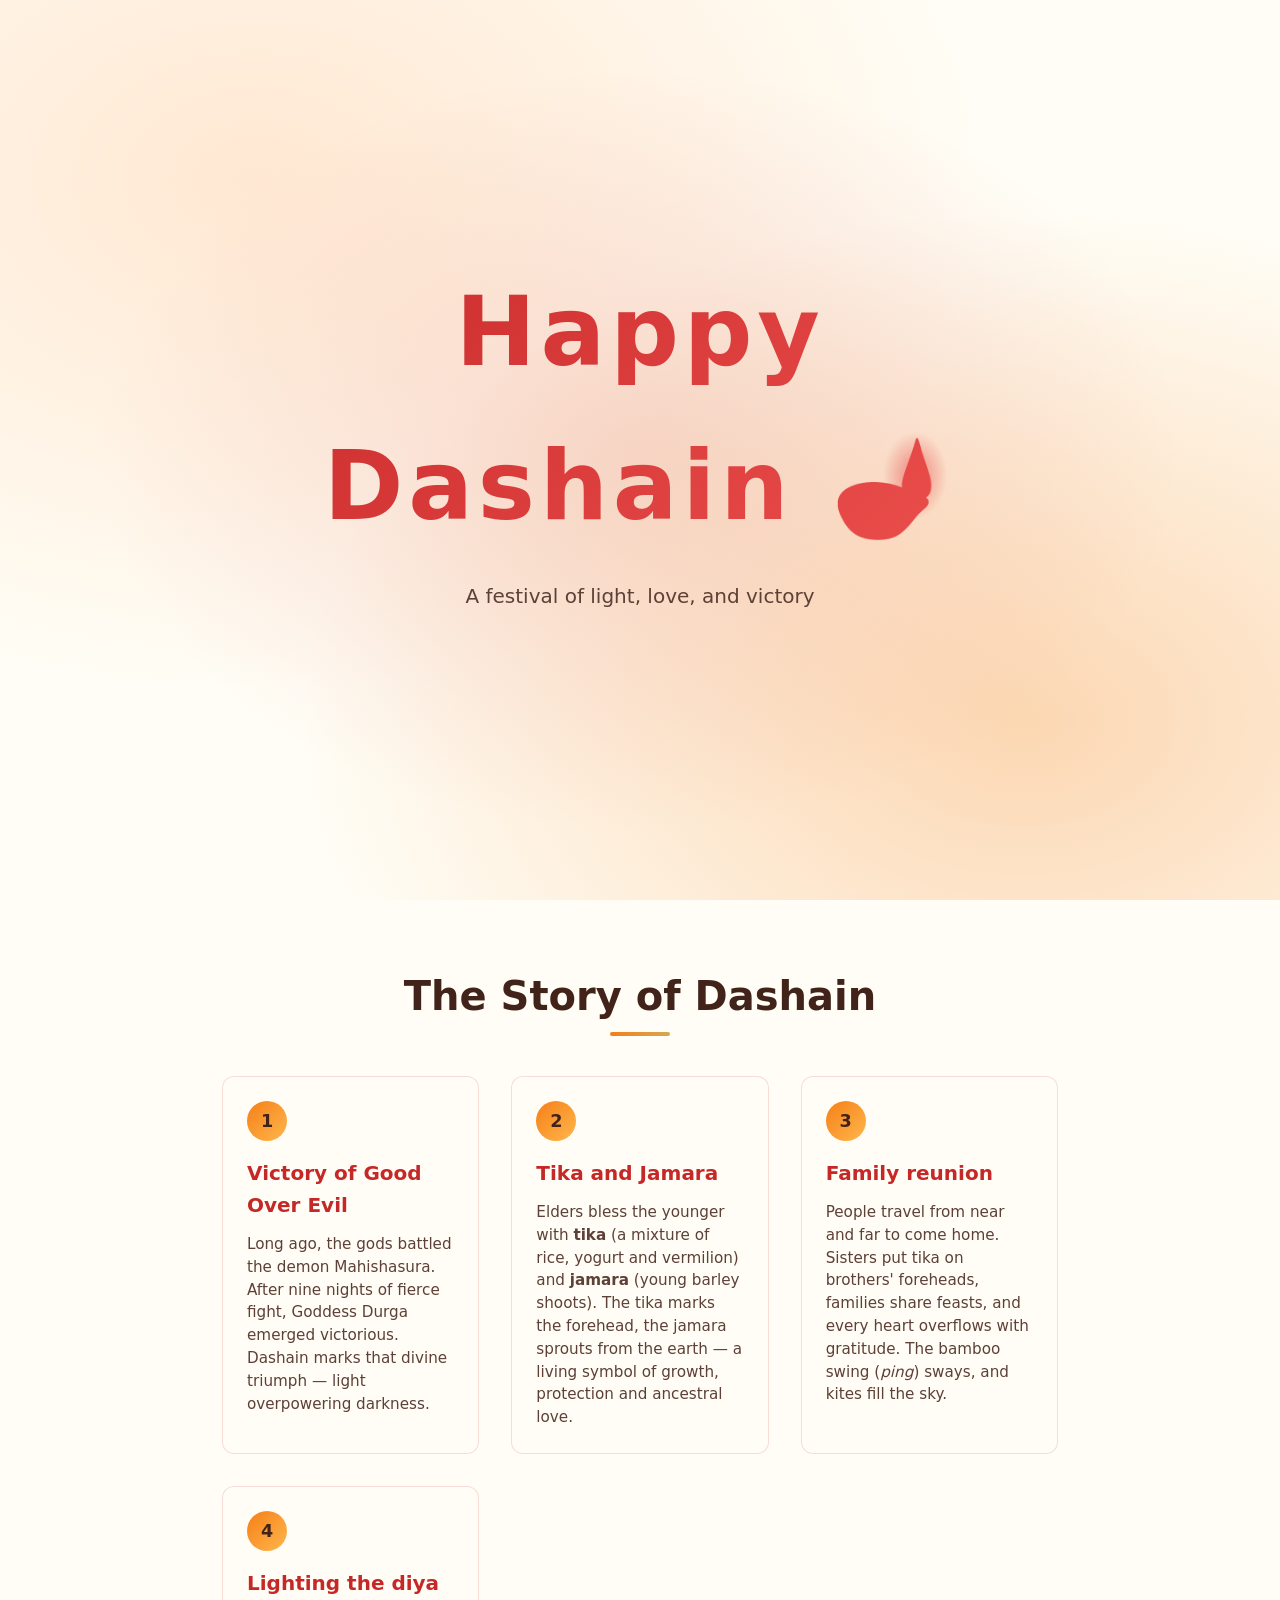
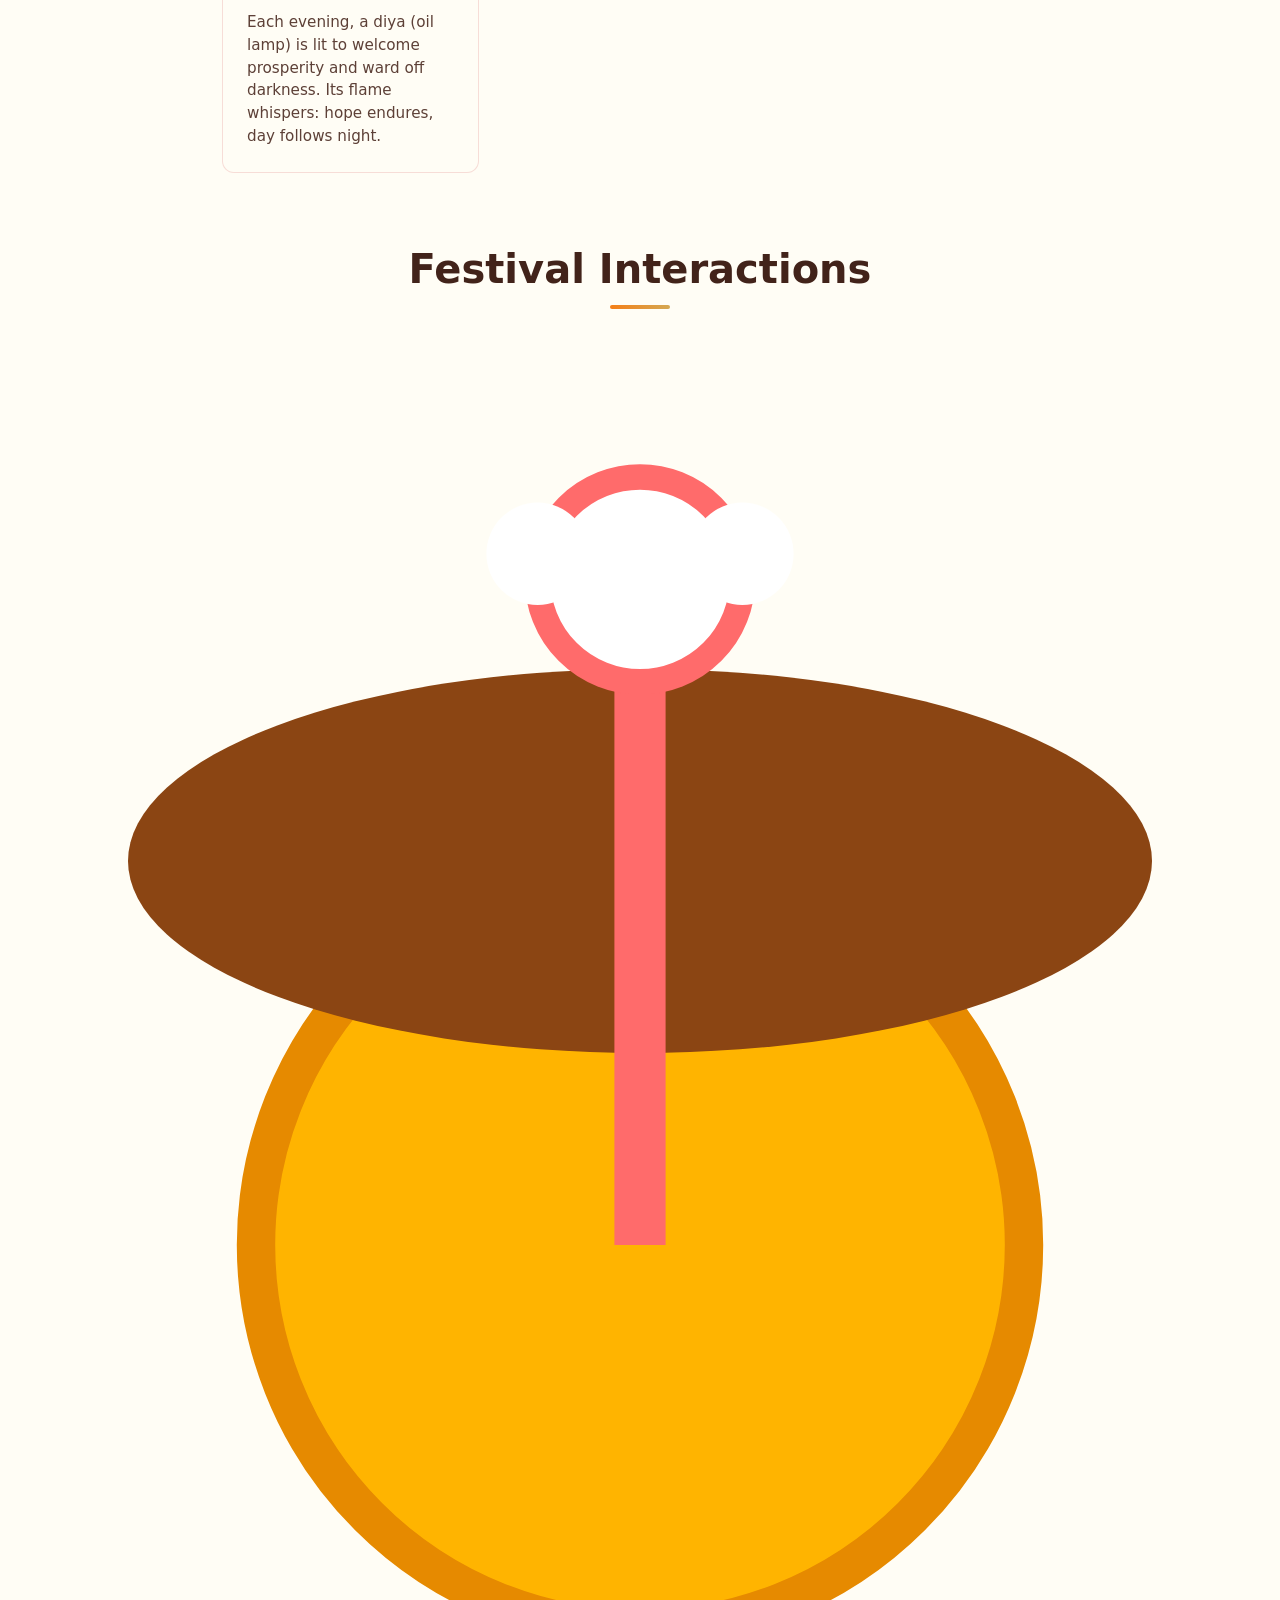
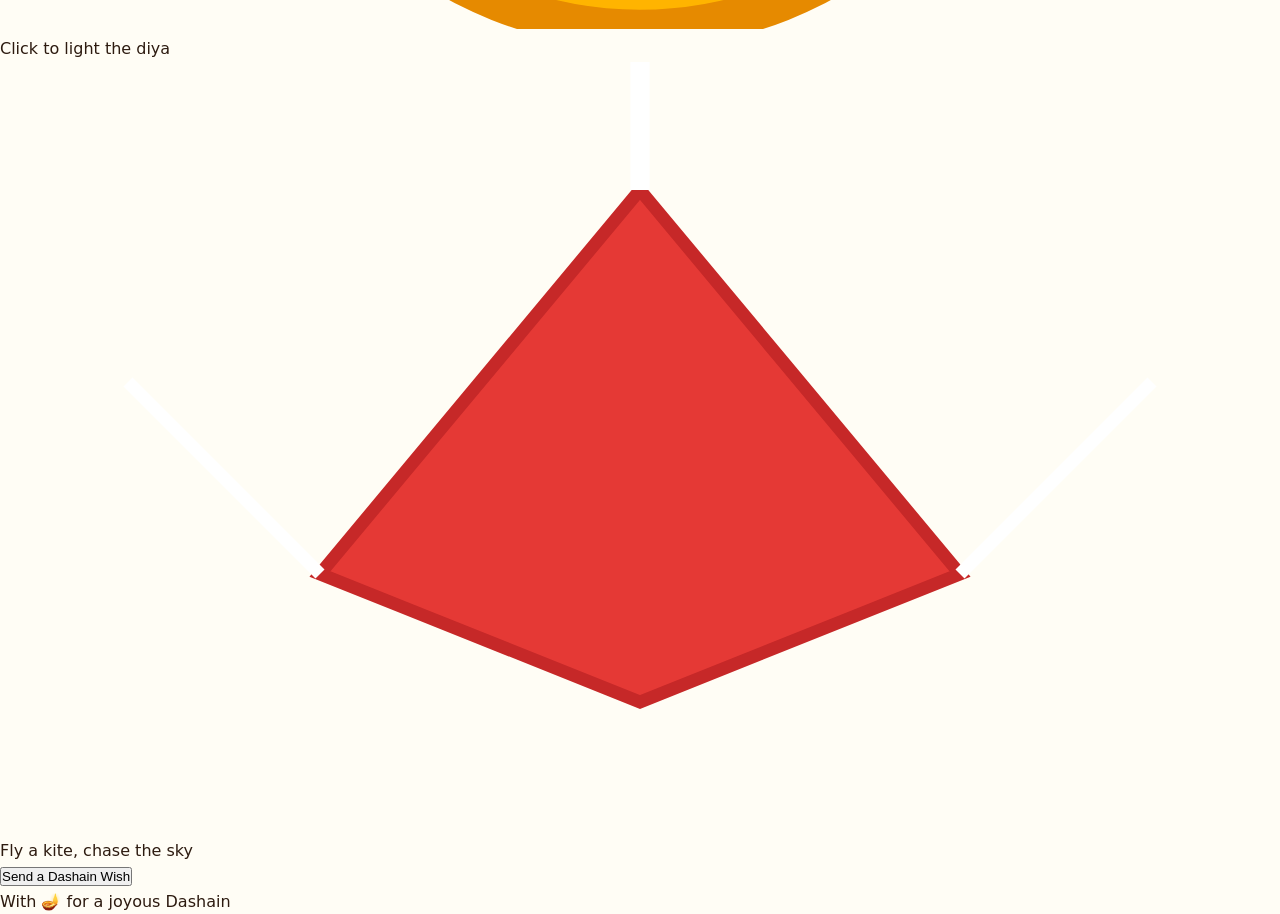
<file: Dashain Nemotron Lightning/index.html>
<!DOCTYPE html>
<html lang="en">
<head>
  <meta charset="UTF-8">
  <meta name="viewport" content="width=device-width, initial-scale=1.0">
  <title>Happy Dashain 🪔</title>
  <link rel="stylesheet" href="style.css">
</head>
<body>

  <!-- Main container -->
  <main class="container">

    <!-- ============================================================
         SECTION 1: FIRST SCREEN — BIG GREETING + WARM WELCOME
    ============================================================ -->
    <section class="hero">
      <div class="hero-inner">
        <h1 class="title">Happy Dashain 🪔</h1>
        <p class="subtitle">A festival of light, love, and victory</p>
      </div>
    </section>

    <!-- ============================================================
         SECTION 2: THE STORY — scene by scene
    ============================================================ -->
    <section class="story">
      <h2 class="section-title">The Story of Dashain</h2>
      <div class="story-grid">
        <!-- Scene 1 -->
        <div class="story-scene">
          <div class="scene-number">1</div>
          <h3>Victory of Good Over Evil</h3>
          <p>
            Long ago, the gods battled the demon Mahishasura. After nine nights
            of fierce fight, Goddess Durga emerged victorious. Dashain marks that
            divine triumph — light overpowering darkness.
          </p>
        </div>
        <!-- Scene 2 -->
        <div class="story-scene">
          <div class="scene-number">2</div>
          <h3>Tika and Jamara</h3>
          <p>
            Elders bless the younger with <strong>tika</strong> (a mixture of rice,
            yogurt and vermilion) and <strong>jamara</strong> (young barley shoots).
            The tika marks the forehead, the jamara sprouts from the earth —
            a living symbol of growth, protection and ancestral love.
          </p>
        </div>
        <!-- Scene 3 -->
        <div class="story-scene">
          <div class="scene-number">3</div>
          <h3>Family reunion</h3>
          <p>
            People travel from near and far to come home. Sisters put tika on
            brothers' foreheads, families share feasts, and every heart overflows
            with gratitude. The bamboo swing (<em>ping</em>) sways, and kites
            fill the sky.
          </p>
        </div>
        <!-- Scene 4 -->
        <div class="story-scene">
          <div class="scene-number">4</div>
          <h3>Lighting the diya</h3>
          <p>
            Each evening, a diya (oil lamp) is lit to welcome prosperity and
            ward off darkness. Its flame whispers: hope endures, day follows night.
          </p>
        </div>
      </div>
    </section>

    <!-- ============================================================
         SECTION 3: INTERACTIVE EXPERIENCE
    ============================================================ -->
    <section class="interactions">
      <h2 class="section-title">Festival Interactions</h2>

      <!-- Diya that lights up on click -->
      <div class="diya-wrapper" id="diyaWrapper">
        <svg class "diya" viewBox="0 0 100 100" aria-label="Diya oil lamp">
          <circle cx="50" cy="70" r="30" fill="#ffb400" stroke="#e68a00" stroke-width="3"/>
          <ellipse cx="50" cy="40" rx="40" ry="15" fill="#8b4513"/>
          <line x1="50" y1="70" x2="50" y2="20" stroke="#ff6b6b" stroke-width="4"/>
          <circle cx="50" cy="18" r="8" fill="#fff" stroke="#ff6b6b" stroke-width="2"/>
          <circle cx="42" cy="16" r="4" fill="#fff"/>
          <circle cx="58" cy="16" r="4" fill="#fff"/>
        </svg>
        <p class="diya-text">Click to light the diya</p>
      </div>

      <!-- Falling petals canvas -->
      <div class="petals-canvas" id="petalsCanvas"></div>

      <!-- Kite / ping moment -->
      <div class="kite-scene" id="kiteScene">
        <svg class="kite" viewBox="0 0 200 120" aria-label="Kite flying high">
          <polygon points="100,20 150,80 100,100 50,80"
            fill="#e53935" stroke="#c62828" stroke-width="2"/>
          <line x1="100" y1="20" x2="100" y2="0" stroke="#fff" stroke-width="3"/>
          <line x1="50" y1="80" x2="20" y2="50" stroke="#fff" stroke-width="2"/>
          <line x1="150" y1="80" x2="180" y2="50" stroke="#fff" stroke-width="2"/>
        </svg>
        <p class="kite-text">Fly a kite, chase the sky</p>
      </div>
    </section>

    <!-- ============================================================
         SECTION 4: SEND A DASHAIN WISH BUTTON
    ============================================================ -->
    <section class="cta">
      <button class="btn-send" id="sendWishBtn">
        Send a Dashain Wish
      </button>
    </section>

  </main>

  <!-- Copyright / footer -->
  <footer class="footer">
    <p>With 🪔 for a joyous Dashain</p>
  </footer>

  <script src="script.js"></script>
</body>
</html>
</file>
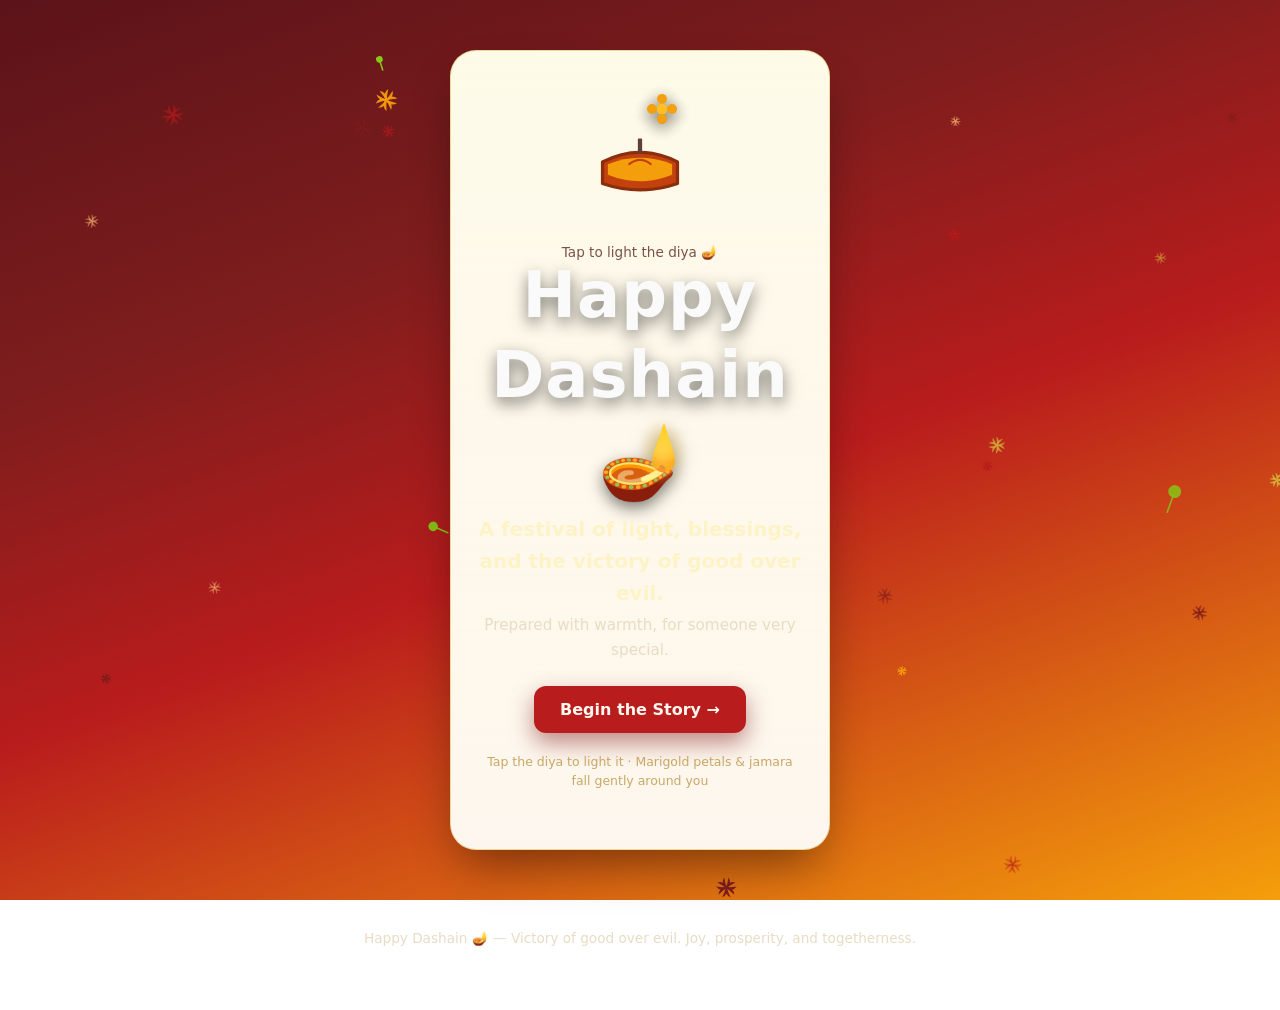
<file: Dashain Nemotron super vl/index.html>
<!DOCTYPE html>
<html lang="en">
<head>
  <meta charset="UTF-8">
  <meta name="viewport" content="width=device-width, initial-scale=1.0">
  <title>Happy Dashain 🪔</title>
  <meta name="description" content="An interactive Happy Dashain greeting: a story of good over evil, tika and jamara, with a diya to light and wishes to send.">
  <link rel="stylesheet" href="style.css">
</head>
<body>
  <!-- Falling marigold petals & jamara — drawn with canvas, no image files -->
  <canvas id="fallCanvas" aria-hidden="true"></canvas>

  <div id="app">

    <!-- ================= SCREEN 1: INTRO / HERO ================= -->
    <section class="screen active" id="screen-intro">
      <div class="card intro-card">
        <!-- Decorative marigolds drawn purely with inline SVG -->
        <svg class="floating-decoration" style="--i:1" viewBox="0 0 24 24" aria-hidden="true">
          <circle cx="12" cy="12" r="3" fill="#fbbf24"/>
          <circle cx="12" cy="6.5" r="2.6" fill="#f59e0b"/>
          <circle cx="17.5" cy="12" r="2.6" fill="#f59e0b"/>
          <circle cx="12" cy="17.5" r="2.6" fill="#f59e0b"/>
          <circle cx="6.5" cy="12" r="2.6" fill="#f59e0b"/>
        </svg>
        <svg class="floating-decoration" style="--i:2" viewBox="0 0 24 24" aria-hidden="true">
          <circle cx="12" cy="12" r="3" fill="#fbbf24"/>
          <circle cx="12" cy="6.5" r="2.6" fill="#f59e0b"/>
          <circle cx="17.5" cy="12" r="2.6" fill="#f59e0b"/>
          <circle cx="12" cy="17.5" r="2.6" fill="#f59e0b"/>
          <circle cx="6.5" cy="12" r="2.6" fill="#f59e0b"/>
        </svg>
        <svg class="floating-decoration" style="--i:3" viewBox="0 0 24 24" aria-hidden="true">
          <circle cx="12" cy="12" r="3" fill="#fbbf24"/>
          <circle cx="12" cy="6.5" r="2.6" fill="#f59e0b"/>
          <circle cx="17.5" cy="12" r="2.6" fill="#f59e0b"/>
          <circle cx="12" cy="17.5" r="2.6" fill="#f59e0b"/>
          <circle cx="6.5" cy="12" r="2.6" fill="#f59e0b"/>
        </svg>

        <!-- Interactive diya (oil lamp) — click/tap to light the flame -->
        <div class="diya-wrap" id="diyaWrap" role="button" tabindex="0" aria-pressed="false" aria-label="Light the diya">
          <svg class="diya-lamp" viewBox="0 0 140 140" aria-hidden="true">
            <defs>
              <radialGradient id="flameGrad" cx="50%" cy="35%" r="60%">
                <stop offset="0%" stop-color="#fff7e0"/>
                <stop offset="50%" stop-color="#ffd166"/>
                <stop offset="100%" stop-color="#f59e0b"/>
              </radialGradient>
            </defs>
            <!-- Lamp body -->
            <path d="M 35 90 Q 70 102 105 90 L 105 70 Q 70 52 35 70 Z" fill="#c2410c" stroke="#8b2e0e" stroke-width="3" stroke-linejoin="round"/>
            <path d="M 40 82 Q 70 94 100 82 L 100 72 Q 70 60 40 72 Z" fill="#f59e0b"/>
            <path d="M 60 72 Q 70 64 80 72" fill="none" stroke="#c2410c" stroke-width="2" stroke-linecap="round"/>
            <!-- Wick -->
            <rect x="68" y="48" width="4" height="14" fill="#5d4037" rx="1"/>
          </svg>
          <div class="flame" id="flame"></div>
          <span class="diya-hint" id="diyaHint">Tap to light the diya 🪔</span>
        </div>

        <h1 class="greeting">Happy Dashain <span class="diya-emoji">🪔</span></h1>
        <p class="intro-line">A festival of light, blessings, and the victory of good over evil.</p>
        <p class="intro-to">Prepared with warmth, for someone very special.</p>

        <button class="btn btn-primary" id="enterBtn">Begin the Story →</button>
        <p class="footnote">Tap the diya to light it · Marigold petals &amp; jamara fall gently around you</p>
      </div>
    </section>

    <!-- ================= SCREEN 2: THE STORY (scene by scene) ================= -->
    <section class="screen" id="screen-story">
      <div class="card story-card">
        <div class="story-progress"><span id="sceneCount">1</span> / <span id="sceneTotal">5</span></div>

        <div class="scenes" id="scenes">

          <!-- Scene 1: Victory of good over evil -->
          <div class="scene active" id="scene-1">
            <div class="scene-art" aria-hidden="true">
              <svg viewBox="0 0 200 200">
                <defs>
                  <linearGradient id="trishulGrad" x1="0%" y1="0%" x2="100%" y2="100%">
                    <stop offset="0%" stop-color="#f59e0b"/>
                    <stop offset="100%" stop-color="#d4af37"/>
                  </linearGradient>
                </defs>
                <!-- Trishul (symbol of Durga's power) -->
                <path d="M 100 30 L 90 175 M 100 30 L 62 95 M 100 30 L 138 95" stroke="url(#trishulGrad)" stroke-width="6" stroke-linecap="round"/>
                <!-- Durga (simplified, joyful) -->
                <circle cx="100" cy="106" r="26" fill="#fcd5b3" stroke="#e8ad7a" stroke-width="2"/>
                <path d="M 72 142 Q 100 60 128 142 Q 128 172 100 182 Q 72 172 72 142 Z" fill="#b91c1c"/>
                <circle cx="93" cy="100" r="2.5" fill="#5d4037"/>
                <circle cx="107" cy="100" r="2.5" fill="#5d4037"/>
                <path d="M 94 112 Q 100 118 106 112" fill="none" stroke="#5d4037" stroke-width="2" stroke-linecap="round"/>
                <path d="M 86 126 Q 100 134 114 126" fill="none" stroke="#8d5a4c" stroke-width="2.5" stroke-linecap="round"/>
              </svg>
            </div>
            <h2 class="scene-title">The Victory of Good Over Evil</h2>
            <p class="scene-text">Long ago, the demon Mahishasura spread fear across heaven and earth. The gods combined their power and created Goddess Durga — radiant, fearless, riding a lion. For nine nights they battled, and on the tenth day — <strong>Vijaya Dashami</strong> — good triumphed over evil. Dashain celebrates the light within us conquering the darkness.</p>
          </div>

          <!-- Scene 2: Jamara -->
          <div class="scene" id="scene-2">
            <div class="scene-art" aria-hidden="true">
              <svg viewBox="0 0 200 200">
                <path d="M 88 200 Q 82 125 92 65" fill="none" stroke="#84cc16" stroke-width="8" stroke-linecap="round"/>
                <path d="M 100 200 Q 100 110 106 55" fill="none" stroke="#65a30d" stroke-width="8" stroke-linecap="round"/>
                <path d="M 112 200 Q 118 130 108 70" fill="none" stroke="#84cc16" stroke-width="8" stroke-linecap="round"/>
                <path d="M 94 200 Q 94 145 100 100" fill="none" stroke="#65a30d" stroke-width="6" stroke-linecap="round" opacity="0.6"/>
                <circle cx="100" cy="32" r="10" fill="#f59e0b" stroke="#d4af37" stroke-width="2"/>
                <circle cx="100" cy="32" r="4" fill="#fef3c7"/>
              </svg>
            </div>
            <h2 class="scene-title">Jamara — The Seed of New Life</h2>
            <p class="scene-text">Before the festival, families sow maize and barley seeds in a dark corner of the home. By the tenth day they sprout into golden grass called <strong>jamara</strong>. A living promise: from small seeds, with care and time, grows prosperity and new beginnings.</p>
          </div>

          <!-- Scene 3: Tika -->
          <div class="scene" id="scene-3">
            <div class="scene-art" aria-hidden="true">
              <svg viewBox="0 0 200 200">
                <!-- Tika bowl -->
                <ellipse cx="100" cy="132" rx="48" ry="20" fill="#5d4037"/>
                <ellipse cx="100" cy="124" rx="44" ry="12" fill="#8d5a4c"/>
                <circle cx="100" cy="86" r="15" fill="#b91c1c"/>
                <rect x="93" y="80" width="4" height="7" fill="#fff3c4" rx="1"/>
                <rect x="100" y="78" width="4" height="7" fill="#fff3c4" rx="1"/>
                <rect x="107" y="80" width="4" height="7" fill="#fff3c4" rx="1"/>
                <!-- Jamara sprig -->
                <path d="M 60 140 Q 48 115 52 88" fill="none" stroke="#84cc16" stroke-width="6" stroke-linecap="round"/>
                <path d="M 140 140 Q 152 115 148 88" fill="none" stroke="#84cc16" stroke-width="6" stroke-linecap="round"/>
                <path d="M 100 132 Q 100 90 100 60" fill="none" stroke="#c2410c" stroke-width="5" stroke-linecap="round"/>
              </svg>
            </div>
            <h2 class="scene-title">Tika — The Elder's Blessing</h2>
            <p class="scene-text">On Vijaya Dashami, elders mix rice, yogurt, and vermilion into <strong>tika</strong>, place it on the foreheads of their loved ones, and tuck jamara behind their ears. It is more than a mark — it is a blessing of long life, strength, protection, and love passed from generation to generation.</p>
          </div>

          <!-- Scene 4: Kites, swings, togetherness -->
          <div class="scene" id="scene-4">
            <div class="scene-art" aria-hidden="true" id="kiteStage">
              <svg viewBox="0 0 200 200">
                <!-- Bamboo swing (ping) -->
                <path d="M 50 42 Q 100 6 150 42" fill="none" stroke="#5d4037" stroke-width="6" stroke-linecap="round"/>
                <line x1="94" y1="42" x2="94" y2="98" stroke="#5d4037" stroke-width="3" stroke-linecap="round"/>
                <line x1="106" y1="42" x2="106" y2="98" stroke="#5d4037" stroke-width="3" stroke-linecap="round"/>
                <rect x="86" y="98" width="28" height="11" rx="4" fill="#d4af37" stroke="#b45309" stroke-width="1.5"/>
                <!-- Kite -->
                <path id="kite" d="M 132 48 L 162 80 L 132 112 L 102 80 Z" fill="#f59e0b" stroke="#b91c1c" stroke-width="3" cursor="pointer"/>
                <path d="M 132 112 Q 100 150 152 172" fill="none" stroke="#b91c1c" stroke-width="2" stroke-linecap="round"/>
                <line x1="136" y1="120" x2="144" y2="132" stroke="#b91c1c" stroke-width="1.5" opacity="0.6"/>
                <line x1="128" y1="124" x2="136" y2="136" stroke="#b91c1c" stroke-width="1.5" opacity="0.6"/>
              </svg>
            </div>
            <h2 class="scene-title">Kites, Swings &amp; Togetherness</h2>
            <p class="scene-text">Skies fill with kites, bamboo swings (<strong>ping</strong>) creak with laughter, homes wear new clothes, and families gather for feasts. Old disagreements are forgiven, doors open to guests, and the whole country celebrates as one big family.</p>
          </div>

          <!-- Scene 5: Light that stays -->
          <div class="scene" id="scene-5">
            <div class="scene-art" aria-hidden="true">
              <svg viewBox="0 0 200 170">
                <!-- Three diyas -->
                <g transform="translate(40, 20)">
                  <path d="M 20 80 Q 40 92 60 80 L 60 60 Q 40 40 20 60 Z" fill="#c2410c" stroke="#8b2e0e" stroke-width="2"/>
                  <path d="M 24 74 Q 40 84 56 74 L 56 66 Q 40 58 24 66 Z" fill="#f59e0b"/>
                  <rect x="38" y="46" width="4" height="12" fill="#5d4037"/>
                  <circle cx="40" cy="44" r="6" fill="#ffd166"/>
                </g>
                <g transform="translate(100, 10)">
                  <path d="M 20 90 Q 40 102 60 90 L 60 70 Q 40 50 20 70 Z" fill="#c2410c" stroke="#8b2e0e" stroke-width="2"/>
                  <path d="M 24 84 Q 40 94 56 84 L 56 76 Q 40 68 24 76 Z" fill="#f59e0b"/>
                  <rect x="38" y="56" width="4" height="12" fill="#5d4037"/>
                  <circle cx="40" cy="54" r="6" fill="#ffd166"/>
                </g>
                <g transform="translate(160, 25)">
                  <path d="M 20 75 Q 40 87 60 75 L 60 55 Q 40 35 20 55 Z" fill="#c2410c" stroke="#8b2e0e" stroke-width="2"/>
                  <path d="M 24 69 Q 40 79 56 69 L 56 61 Q 40 53 24 61 Z" fill="#f59e0b"/>
                  <rect x="38" y="41" width="4" height="12" fill="#5d4037"/>
                  <circle cx="40" cy="39" r="6" fill="#ffd166"/>
                </g>
              </svg>
            </div>
            <h2 class="scene-title">A Light That Stays With You</h2>
            <p class="scene-text">Like a diya that keeps burning through the night, may the spirit of Dashain stay with you — Durga's courage, the harvest's joy, and the warmth of blessings from those who love you.</p>
          </div>

        </div>

        <button class="btn" id="nextSceneBtn">Next Scene →</button>
      </div>
    </section>

    <!-- ================= SCREEN 3: TIKA &amp; BLESSING REVEAL ================= -->
    <section class="screen" id="screen-tika">
      <div class="card tika-card">
        <h2 class="tika-title">Apply Tika &amp; Receive a Blessing</h2>
        <p class="tika-lead">On Vijaya Dashami, elders place tika on the forehead and offer jamara — a blessing of long life, strength, and protection.</p>

        <div class="tika-stage" id="tikaStage" role="button" tabindex="0" aria-pressed="false" aria-label="Apply tika to the forehead">
          <svg class="tika-svg" viewBox="0 0 200 240" aria-hidden="true">
            <defs>
              <radialGradient id="skinGrad" cx="40%" cy="30%" r="60%">
                <stop offset="0%" stop-color="#fcd5b3"/>
                <stop offset="100%" stop-color="#e8ad7a"/>
              </radialGradient>
            </defs>
            <!-- Hair -->
            <path d="M 38 80 Q 100 30 162 80 L 162 112 Q 100 60 38 112 Z" fill="#3e2723"/>
            <!-- Face -->
            <circle cx="100" cy="134" r="48" fill="url(#skinGrad)" stroke="#d48a62" stroke-width="2"/>
            <!-- Forehead target -->
            <circle id="forehead" cx="100" cy="100" r="14" fill="none" stroke="#b91c1c" stroke-width="2.5" opacity="0.5"/>
            <!-- Tika dot (hidden until applied) -->
            <circle id="tikaDot" cx="100" cy="100" r="12" fill="#b91c1c" opacity="0"/>
            <!-- Rice grains (hidden until applied) -->
            <rect id="rice1" x="93" y="94" width="4" height="7" fill="#fff3c4" opacity="0" rx="1"/>
            <rect id="rice2" x="100" y="92" width="4" height="7" fill="#fff3c4" opacity="0" rx="1"/>
            <rect id="rice3" x="107" y="94" width="4" height="7" fill="#fff3c4" opacity="0" rx="1"/>
            <!-- Jamara sprig behind ear (hidden until applied) -->
            <path id="jamaraSprig" d="M 60 136 Q 46 116 50 90" fill="none" stroke="#84cc16" stroke-width="5" stroke-linecap="round" opacity="0"/>
            <!-- Face features -->
            <path d="M 88 128 Q 100 136 112 128" fill="none" stroke="#8d5a4c" stroke-width="2.5" stroke-linecap="round"/>
            <circle cx="92" cy="122" r="2.5" fill="#5d4037"/>
            <circle cx="108" cy="122" r="2.5" fill="#5d4037"/>
          </svg>
          <span class="tika-hint" id="tikaHint">Tap the forehead to apply tika 🔴</span>
        </div>

        <div id="tikaReveal" class="reveal hidden">
          <h3>Tika Applied 🪔</h3>
          <p id="tikaBlessing">May you be blessed with long life, courage, and joy — this Dashain and always.</p>
        </div>

        <button class="btn btn-primary" id="toFinaleBtn" disabled>Proceed to Your Final Wish →</button>
      </div>
    </section>

    <!-- ================= SCREEN 4: FINALE / PERSONALIZED WISH ================= -->
    <section class="screen" id="screen-finale">
      <div class="card finale-card">
        <h2 id="finaleHead">Your Dashain Wish</h2>
        <p class="finale-lead">Send yourself — or someone you love — a fresh Dashain blessing.</p>

        <label class="name-label">
          Your name
          <input type="text" id="recipientName" value="Friend" placeholder="Friend" maxlength="24" aria-describedby="nameHint">
          <span id="nameHint" class="hint">Leave as-is, or type a name</span>
        </label>

        <button class="btn btn-primary" id="sendWishBtn">Send a Dashain Wish</button>

        <div id="wishBox" class="wish-box hidden" aria-live="polite">
          <p id="wishText"></p>
        </div>
        <p class="finale-note">Every click sends a new random blessing — with a celebratory burst of marigold petals 💐🪔</p>
      </div>
    </section>

  </div>

  <footer class="site-footer">
    <p>Happy Dashain 🪔 — Victory of good over evil. Joy, prosperity, and togetherness.</p>
  </footer>

  <script src="script.js"></script>
</body>
</html>
</file>
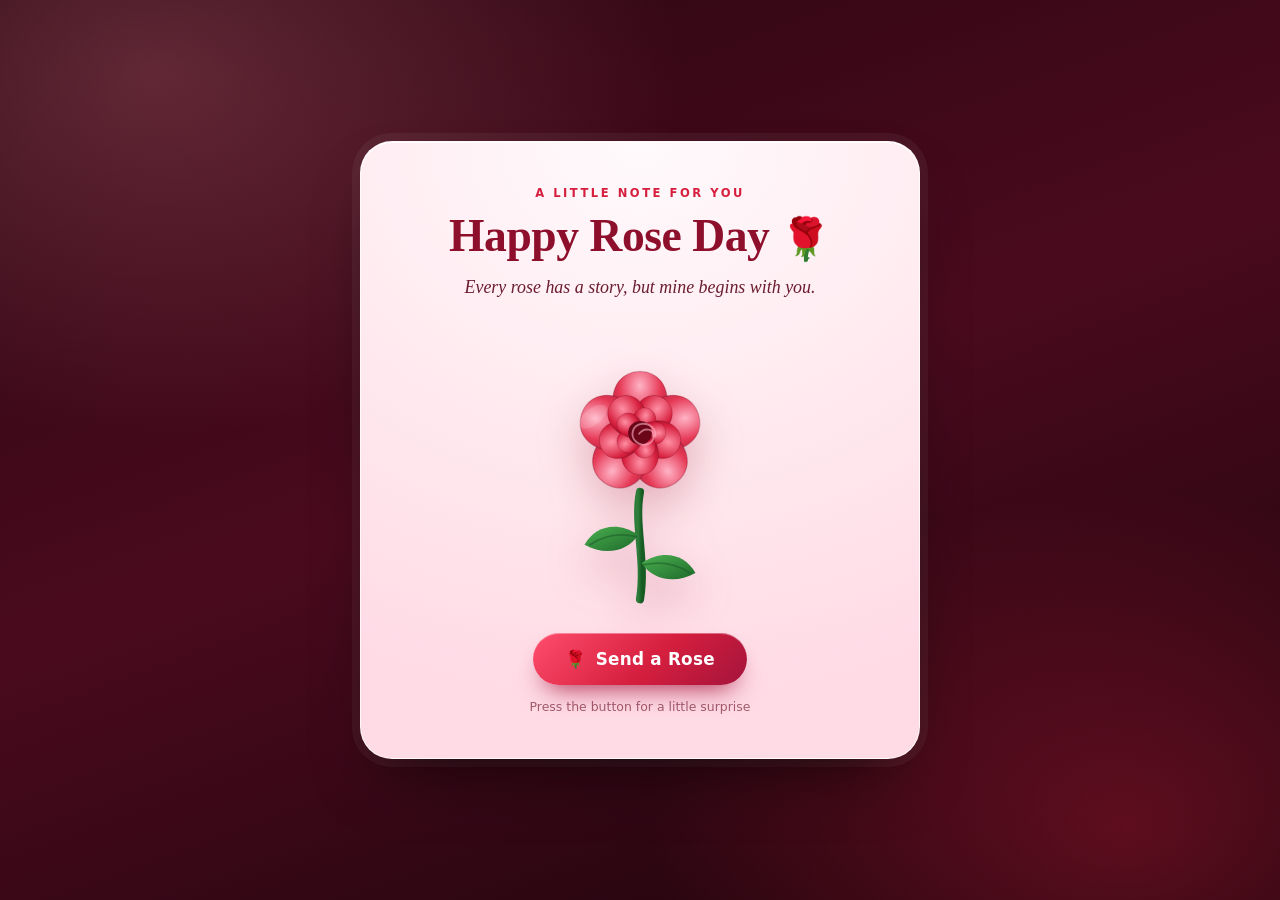
<file: Deepseek v4.1/index.html>
<!DOCTYPE html>
<html lang="en">
<head>
  <meta charset="UTF-8" />
  <meta name="viewport" content="width=device-width, initial-scale=1.0" />
  <meta name="theme-color" content="#4a0a1e" />
  <meta name="description" content="A little Rose Day greeting with a hand-drawn rose and falling petals." />
  <title>Happy Rose Day 🌹</title>
  <link rel="stylesheet" href="style.css" />
</head>
<body>
  <!-- Background layer: falling petals are added here by script.js -->
  <div class="petals" id="petals" aria-hidden="true"></div>

  <main class="card">
    <p class="eyebrow">A little note for you</p>

    <h1>Happy Rose Day <span class="emoji" aria-hidden="true">🌹</span></h1>

    <p class="message" id="message" aria-live="polite">
      Every rose has a story, but mine begins with you.
    </p>

    <!-- Rose illustration: pure inline SVG, no image files -->
    <div class="rose-wrap">
      <svg class="rose" viewBox="0 0 220 300" role="img" aria-labelledby="rose-title">
        <title id="rose-title">A red rose in full bloom</title>

        <defs>
          <!-- One petal, reused at different sizes and angles -->
          <path id="petal-shape"
                d="M0 10 C-28 -2 -38 -38 -23 -57 C-12 -71 12 -71 23 -57 C38 -38 28 -2 0 10 Z" />

          <radialGradient id="petal-outer" cx="50%" cy="20%" r="85%">
            <stop offset="0%" stop-color="#ffb3c6" />
            <stop offset="45%" stop-color="#e63956" />
            <stop offset="100%" stop-color="#8e0f2b" />
          </radialGradient>

          <radialGradient id="petal-inner" cx="50%" cy="25%" r="80%">
            <stop offset="0%" stop-color="#ff8fa3" />
            <stop offset="55%" stop-color="#d61f3e" />
            <stop offset="100%" stop-color="#6b0619" />
          </radialGradient>

          <linearGradient id="stem-color" x1="0%" y1="0%" x2="100%" y2="0%">
            <stop offset="0%" stop-color="#2f7d3a" />
            <stop offset="100%" stop-color="#165c23" />
          </linearGradient>

          <linearGradient id="leaf-color" x1="0%" y1="0%" x2="100%" y2="100%">
            <stop offset="0%" stop-color="#4caf50" />
            <stop offset="100%" stop-color="#1d6b2a" />
          </linearGradient>
        </defs>

        <!-- Stem -->
        <path d="M110 165 C103 200 117 240 110 283"
              fill="none" stroke="url(#stem-color)" stroke-width="9" stroke-linecap="round" />

        <!-- Leaves -->
        <path d="M108 212 C85 197 61 202 49 223 C72 236 97 230 108 212 Z"
              fill="url(#leaf-color)" />
        <path d="M112 243 C135 228 159 233 171 254 C148 267 123 261 112 243 Z"
              fill="url(#leaf-color)" />

        <!-- Leaf veins -->
        <path d="M106 214 C88 210 70 213 55 223"
              fill="none" stroke="#1d5c28" stroke-opacity="0.55" stroke-width="2"
              stroke-linecap="round" />
        <path d="M114 245 C132 241 150 244 165 254"
              fill="none" stroke="#1d5c28" stroke-opacity="0.55" stroke-width="2"
              stroke-linecap="round" />

        <!-- Bloom -->
        <g transform="translate(110 100)">
          <!-- Outer ring of petals -->
          <g fill="url(#petal-outer)" stroke="#7d0a24" stroke-opacity="0.3"
             stroke-width="1.2" stroke-linejoin="round">
            <use href="#petal-shape" transform="rotate(0)" />
            <use href="#petal-shape" transform="rotate(72)" />
            <use href="#petal-shape" transform="rotate(144)" />
            <use href="#petal-shape" transform="rotate(216)" />
            <use href="#petal-shape" transform="rotate(288)" />
          </g>

          <!-- Middle ring, smaller and offset for depth -->
          <g transform="rotate(36) scale(0.68)" fill="url(#petal-inner)"
             stroke="#6b0619" stroke-opacity="0.35" stroke-width="1.2"
             stroke-linejoin="round">
            <use href="#petal-shape" transform="rotate(0)" />
            <use href="#petal-shape" transform="rotate(72)" />
            <use href="#petal-shape" transform="rotate(144)" />
            <use href="#petal-shape" transform="rotate(216)" />
            <use href="#petal-shape" transform="rotate(288)" />
          </g>

          <!-- Inner ring -->
          <g transform="rotate(18) scale(0.42)" fill="url(#petal-inner)"
             stroke="#5a0414" stroke-opacity="0.4" stroke-width="1.2"
             stroke-linejoin="round">
            <use href="#petal-shape" transform="rotate(0)" />
            <use href="#petal-shape" transform="rotate(72)" />
            <use href="#petal-shape" transform="rotate(144)" />
            <use href="#petal-shape" transform="rotate(216)" />
            <use href="#petal-shape" transform="rotate(288)" />
          </g>

          <!-- Dark centre with a small curl for depth -->
          <circle r="13" fill="#6b0619" />
          <path d="M-1 1 C5 -7 16 -4 15 4 C14 13 3 16 -4 10 C-12 3 -8 -9 2 -10 C11 -11 18 -4 17 4"
                fill="none" stroke="#ffb3c6" stroke-opacity="0.6" stroke-width="2"
                stroke-linecap="round" />

          <!-- Soft highlight on the upper-left petals -->
          <ellipse cx="-30" cy="-46" rx="18" ry="9" transform="rotate(-38)"
                   fill="#ffffff" opacity="0.14" />
        </g>
      </svg>
    </div>

    <button class="send-btn" id="send-rose" type="button">
      <span aria-hidden="true">🌹</span>
      Send a Rose
    </button>

    <p class="hint">Press the button for a little surprise</p>
  </main>

  <script src="script.js"></script>
</body>
</html>
</file>
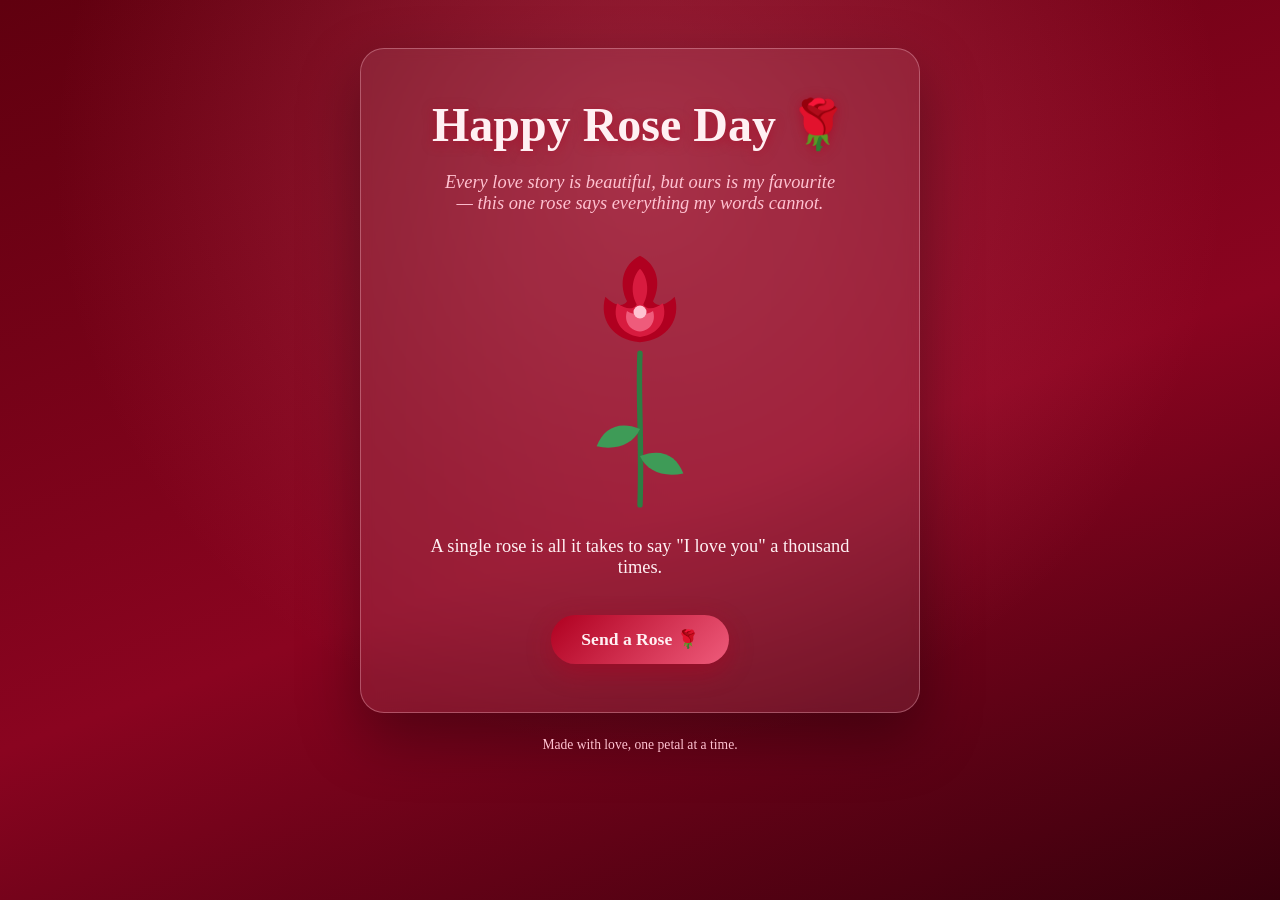
<file: GLM5.3 flash free/index.html>
<!DOCTYPE html>
<html lang="en">
<head>
  <meta charset="UTF-8" />
  <!-- Makes the page scale nicely on phones -->
  <meta name="viewport" content="width=device-width, initial-scale=1.0" />
  <title>Happy Rose Day 🌹</title>

  <!-- Styles + behaviour (all local, no external files) -->
  <link rel="stylesheet" href="style.css" />
  <script src="script.js" defer></script>
</head>
<body>

  <!-- Falling petals in the background live here (filled by script.js) -->
  <div class="petal-field" id="petalField" aria-hidden="true"></div>

  <main class="card">
    <!-- Rose Day heading -->
    <h1 class="title">Happy Rose Day <span class="rose-emoji">🌹</span></h1>

    <!-- Short romantic message -->
    <p class="subtitle">
      Every love story is beautiful, but ours is my favourite —
      this one rose says everything my words cannot.
    </p>

    <!-- Pure inline SVG rose: petals, stem and leaves, no image files -->
    <svg class="rose" viewBox="0 0 120 260" role="img" aria-label="A hand-drawn red rose">
      <!-- Stem -->
      <path class="stem"
            d="M60 110 C 58 150, 62 190, 60 250"
            fill="none" stroke="#2e7d43" stroke-width="5" stroke-linecap="round" />

      <!-- Left leaf -->
      <path class="leaf"
            d="M60 180 C 40 172, 26 180, 20 196 C 38 200, 54 194, 60 180 Z"
            fill="#3e9b57" />
      <!-- Right leaf -->
      <path class="leaf"
            d="M60 205 C 80 197, 94 205, 100 221 C 82 225, 66 219, 60 205 Z"
            fill="#3e9b57" />

      <!-- Rose bloom: layered petals, darkest outside -> brightest inside -->
      <g class="bloom">
        <!-- Outer petals -->
        <path d="M60 100 C 34 98, 22 78, 28 58 C 36 66, 44 68, 48 62 C 40 46, 44 28, 60 20 C 76 28, 80 46, 72 62 C 76 68, 84 66, 92 58 C 98 78, 86 98, 60 100 Z"
              fill="#b00020" />
        <!-- Middle petals (slightly lighter) -->
        <path d="M60 95 C 42 93, 34 78, 39 64 C 47 70, 54 70, 57 65 C 50 52, 54 38, 60 32 C 66 38, 70 52, 63 65 C 66 70, 73 70, 81 64 C 86 78, 78 93, 60 95 Z"
              fill="#d81b3f" />
        <!-- Inner petals highlighted -->
        <path d="M60 90 C 50 89, 45 80, 48 71 C 54 75, 58 74, 60 70 C 62 74, 66 75, 72 71 C 75 80, 70 89, 60 90 Z"
              fill="#ef5b7b" />
        <!-- Bud centre -->
        <circle cx="60" cy="72" r="6" fill="#ffc2d1" />
      </g>
    </svg>

    <!-- Sweet message swaps in here when the button is pressed -->
    <p class="message" id="message">
      A single rose is all it takes to say "I love you" a thousand times.
    </p>

    <!-- The fun button -->
    <button class="send-btn" id="sendBtn" type="button">Send a Rose 🌹</button>
  </main>

  <footer class="footer">Made with love, one petal at a time.</footer>

</body>
</html>
</file>
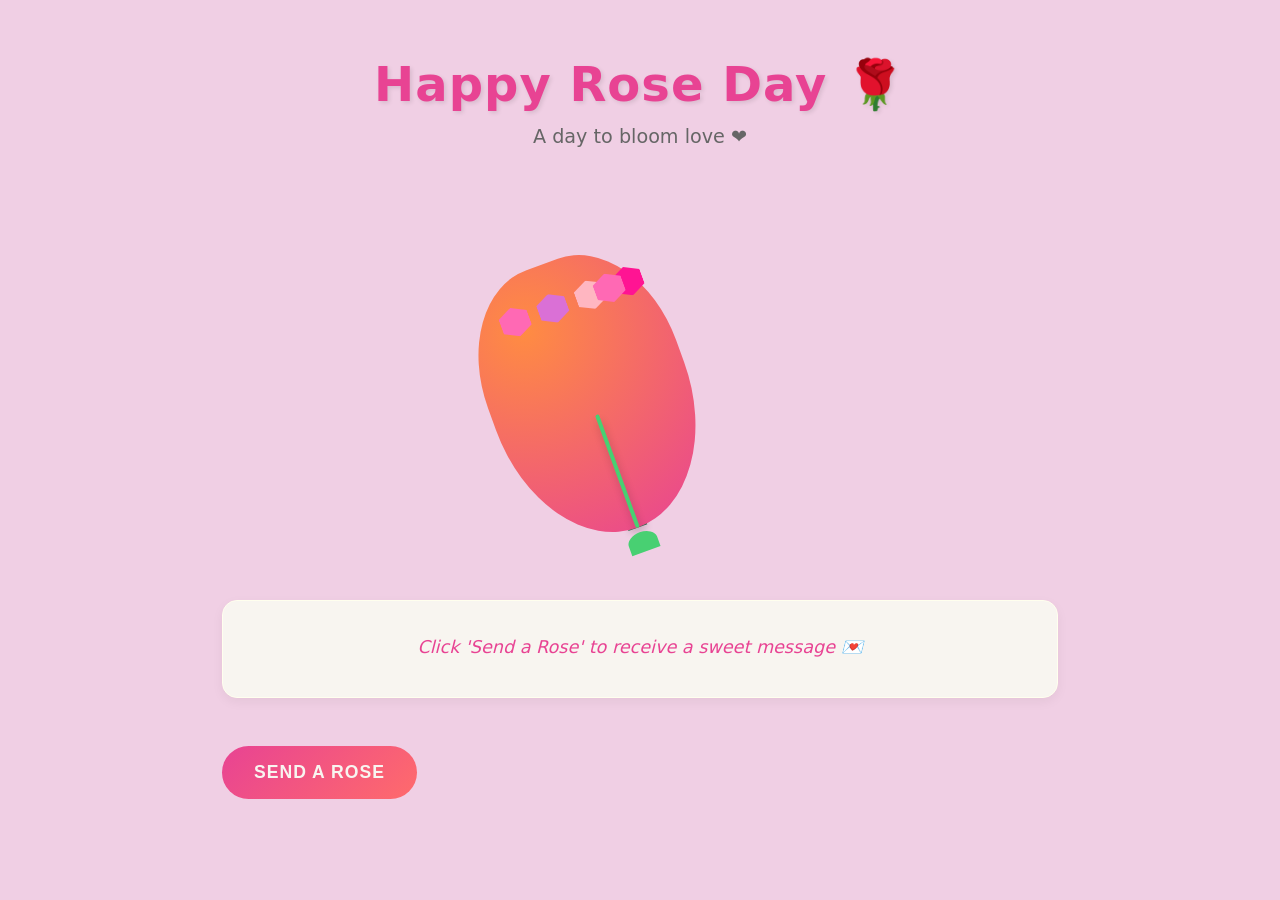
<file: Nemotron Lightning/index.html>
<!DOCTYPE html>
<html lang="en">
<head>
    <meta charset="UTF-8">
    <meta name="viewport" content="width=device-width, initial-scale=1.0">
    <title>Happy Rose Day 🌹</title>
    <link rel="stylesheet" href="style.css">
</head>
<body>

    <div class="container">
        <!-- Main heading -->
        <header>
            <h1>Happy Rose Day 🌹</h1>
            <p class="subtitle">A day to bloom love ❤️</p>
        </header>

        <!-- Rose garden area for petal animation -->
        <main class="rose-garden">
            <!-- CSS-generated rose -->
            <div class="rose">
                <div class="rose-base"></div>
                <div class="rose-petals">
                    <div class="petal"></div>
                    <div class="petal"></div>
                    <div class="petal"></div>
                    <div class="petal"></div>
                    <div class="petal"></div>
                </div>
                <div class="stem"></div>
                <div class="leaf"></div>
            </div>
        </main>

        <!-- Random message display -->
        <section class="message-box" id="messageBox">
            <p class="message-text">Click "Send a Rose" to receive a sweet message 💌</p>
        </section>

        <!-- Send a Rose button -->
        <button class="send-button" id="sendButton">Send a Rose</button>
    </div>

    <!-- Petal creation element for animated falling petals -->
    <div class="petals-container" id="petalsContainer"></div>

    <script src="script.js"></script>
</body>
</html>
</file>
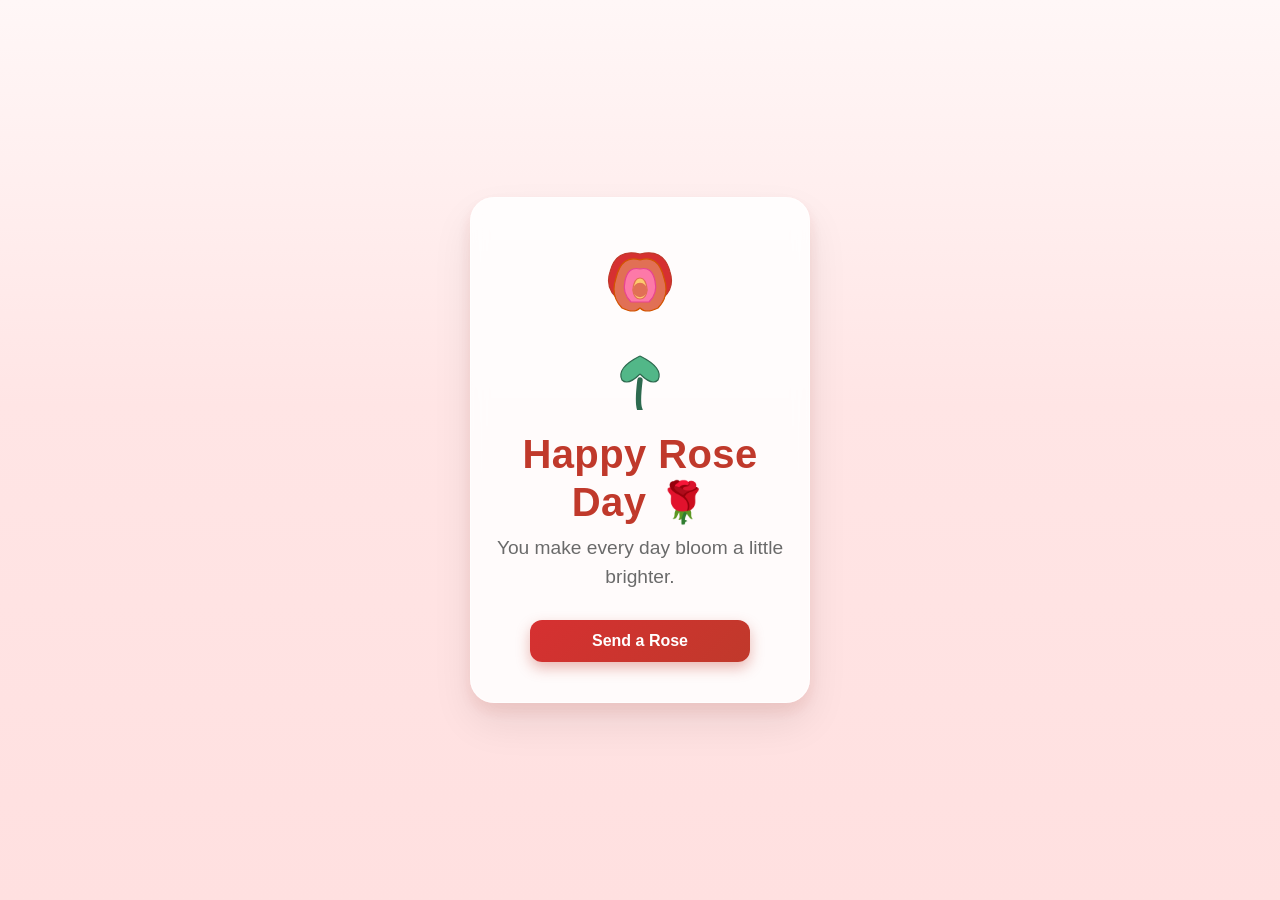
<file: Nemotron super vl/index.html>
<!DOCTYPE html>
<html lang="en">
<head>
  <meta charset="UTF-8" />
  <meta name="viewport" content="width=device-width, initial-scale=1.0" />
  <title>Happy Rose Day 🌹</title>
  <link rel="stylesheet" href="style.css" />
</head>
<body>

  <!-- Background layer for the animated falling petals -->
  <div class="petals" id="petals"></div>

  <main class="card">
    <!-- Pure CSS/SVG rose (no image files) -->
    <div class="rose" aria-hidden="true">
      <svg viewBox="0 0 200 300" xmlns="http://www.w3.org/2000/svg" role="img"
           aria-label="Rose">
        <!-- Stem -->
        <path d="M 100 250 Q 95 290 100 300" fill="none" stroke="#2d6a4f" stroke-width="9" stroke-linecap="round" />
        <!-- Leaves -->
        <path d="M 100 210 Q 60 230 70 250 Q 80 260 100 240" fill="#52b788" stroke="#2d6a4f" stroke-width="2" />
        <path d="M 100 210 Q 140 230 130 250 Q 120 260 100 240" fill="#52b788" stroke="#2d6a4f" stroke-width="2" />
        <!-- Outer petals -->
        <path d="M 100 40 Q 140 30 150 70 Q 160 100 130 120 Q 110 130 100 130 Q 90 130 70 120 Q 40 100 50 70 Q 60 30 100 40"
              fill="#d63031" stroke="#c0392b" stroke-width="2" />
        <path d="M 100 50 Q 70 40 60 80 Q 50 110 70 130 Q 90 140 100 130 Q 110 140 130 130 Q 150 110 140 80 Q 130 40 100 50"
              fill="#e17055" stroke="#d35400" stroke-width="2" />
        <!-- Inner petals -->
        <path d="M 100 65 Q 120 60 125 85 Q 130 105 115 120 Q 100 120 85 120 Q 70 105 75 85 Q 80 60 100 65"
              fill="#fd79a8" stroke="#e84393" stroke-width="2" />
        <path d="M 100 80 Q 110 80 112 100 Q 110 115 100 115 Q 90 115 88 100 Q 90 80 100 80"
              fill="#fdcb6e" stroke="#e17055" stroke-width="2" />
        <!-- Center -->
        <circle cx="100" cy="100" r="12" fill="#e17055" />
      </svg>
    </div>

    <h1>Happy Rose Day 🌹</h1>
    <p id="message" class="message">
      You make every day bloom a little brighter.
    </p>

    <button id="roseBtn" type="button">Send a Rose</button>
  </main>

  <script src="script.js"></script>
</body>
</html>
</file>
<file: css.css>
/* ============================================================
   css.css — styles for the model-test gallery
   Palette: soft romantic reds/pinks on a dark wine background.
   System fonts only.
   ============================================================ */

/* ---------- Reset & tokens ---------- */
* {
  margin: 0;
  padding: 0;
  box-sizing: border-box;
}

:root {
  --bg-start: #2b0b16;         /* deep wine */
  --bg-end:   #4a1030;          /* warm plum */
  --card-bg:  rgba(255, 240, 245, 0.06);
  --card-border: rgba(255, 150, 180, 0.25);
  --text:     #ffe4ec;          /* soft pink-white */
  --text-dim: #e8a8bf;          /* muted rose */
  --accent:   #ff5c8a;          /* bright rose pink */
  --accent-2: #ff2d64;          /* deep rose red */
}

html {
  scroll-behavior: smooth;
}

body {
  font-family: system-ui, -apple-system, "Segoe UI", Roboto, "Helvetica Neue", Arial, sans-serif;
  color: var(--text);
  background: linear-gradient(160deg, var(--bg-start) 0%, var(--bg-end) 100%);
  background-attachment: fixed;   /* gradient stays put while scrolling */
  min-height: 100vh;
  overflow-x: hidden;             /* falling petals may drift sideways */
  line-height: 1.6;
}

/* ---------- Hero header ---------- */
.hero {
  text-align: center;
  padding: clamp(2.5rem, 7vw, 5rem) 1.5rem 2rem;
  max-width: 900px;
  margin: 0 auto;
}

.hero h1 {
  font-size: clamp(1.7rem, 5vw, 3rem);
  background: linear-gradient(90deg, #ffb3c6, var(--accent), var(--accent-2));
  -webkit-background-clip: text;
  background-clip: text;
  color: transparent;
  margin-bottom: 0.75rem;
}

.hero p {
  color: var(--text-dim);
  font-size: clamp(1rem, 2.5vw, 1.15rem);
  max-width: 640px;
  margin: 0 auto 1.5rem;
}

.readme-link {
  display: inline-block;
  color: var(--text);
  text-decoration: none;
  padding: 0.55rem 1.2rem;
  border-radius: 999px;
  border: 1px solid var(--card-border);
  background: var(--card-bg);
  transition: background 0.25s ease, border-color 0.25s ease, transform 0.25s ease;
}

.readme-link:hover {
  background: rgba(255, 92, 138, 0.18);
  border-color: var(--accent);
  transform: translateY(-2px);
}

/* ---------- Gallery: one section per round ---------- */
#gallery {
  max-width: 1250px;
  margin: 0 auto;
  padding: 2rem 1.5rem 3rem;
}

.round-group + .round-group {
  margin-top: 3rem;
}

.round-title {
  text-align: center;
  font-size: clamp(1.25rem, 3vw, 1.6rem);
  color: #ffd0dd;
  margin-bottom: 1.25rem;
}

.grid {
  display: grid;
  grid-template-columns: repeat(auto-fit, minmax(320px, 1fr));
  gap: 1.5rem;
}

/* One model = one card */
.card {
  background: var(--card-bg);
  border: 1px solid var(--card-border);
  border-radius: 16px;
  padding: 1.25rem;
  backdrop-filter: blur(6px);
  box-shadow: 0 10px 30px rgba(0, 0, 0, 0.3);
  display: flex;
  flex-direction: column;
  gap: 0.9rem;
  transition: transform 0.25s ease, box-shadow 0.25s ease, border-color 0.25s ease;
  animation: card-in 0.6s ease both;
}

.card:hover {
  transform: translateY(-4px);
  border-color: var(--accent);
  box-shadow: 0 14px 36px rgba(255, 45, 100, 0.22);
}

/* Staggered entrance for the cards */
@keyframes card-in {
  from { opacity: 0; transform: translateY(18px); }
  to   { opacity: 1; transform: translateY(0); }
}

.card-header {
  display: flex;
  align-items: center;
  justify-content: space-between;
  gap: 0.5rem;
}

.card-header h2 {
  font-size: 1.15rem;
  color: #ffd0dd;
}

.model-index {
  font-size: 0.8rem;
  color: var(--text-dim);
  border: 1px solid var(--card-border);
  border-radius: 999px;
  padding: 0.15rem 0.6rem;
  white-space: nowrap;
}

/* Browser-style preview window */
.preview {
  position: relative;
  border-radius: 10px;
  overflow: hidden;
  border: 1px solid var(--card-border);
  background: #1a0912;
  /* Fixed height keeps the grid rows even */
  height: 300px;
}

.preview iframe {
  width: 100%;
  height: 100%;
  border: 0;
  display: block;
  background: #1a0912;
}

/* Small "browser chrome" dots on top of the preview */
.preview::before {
  content: "";
  position: absolute;
  top: 0; left: 0; right: 0;
  height: 14px;
  background: rgba(255, 255, 255, 0.07);
  z-index: 2;
  /* three dots drawn as box-shadows */
  background-image: radial-gradient(circle 3px at 12px 7px, #ff5c8a 98%, transparent),
                    radial-gradient(circle 3px at 24px 7px, #ffb3c6 98%, transparent),
                    radial-gradient(circle 3px at 36px 7px, #e8a8bf 98%, transparent);
  pointer-events: none;
}

/* Overlay hint shown while the iframe loads */
.preview .loading {
  position: absolute;
  inset: 0;
  display: flex;
  align-items: center;
  justify-content: center;
  color: var(--text-dim);
  font-size: 0.9rem;
  z-index: 1;
  transition: opacity 0.3s ease;
}

.preview.loaded .loading {
  opacity: 0;
  pointer-events: none;
}

/* Card footer: folder link + open button */
.card-actions {
  display: flex;
  gap: 0.6rem;
  flex-wrap: wrap;
  margin-top: auto; /* keep buttons aligned at the bottom of the card */
}

.btn {
  flex: 1;
  text-align: center;
  text-decoration: none;
  font-weight: 600;
  font-size: 0.95rem;
  padding: 0.55rem 1rem;
  border-radius: 10px;
  transition: background 0.25s ease, transform 0.15s ease;
  cursor: pointer;
}

.btn-outline {
  color: var(--text-dim);
  border: 1px solid var(--card-border);
}

.btn-outline:hover {
  border-color: var(--accent);
  color: var(--text);
}

.btn-fill {
  color: #fff;
  background: linear-gradient(135deg, var(--accent), var(--accent-2));
}

.btn-fill:hover {
  transform: translateY(-2px);
  filter: brightness(1.08);
}

/* ---------- Footer ---------- */
.footer {
  text-align: center;
  color: var(--text-dim);
  font-size: 0.9rem;
  padding: 0 1.5rem 2.5rem;
  max-width: 700px;
  margin: 0 auto;
}

/* ---------- No-JS fallback ---------- */
.noscript-note {
  text-align: center;
  color: var(--text-dim);
  padding: 0 1.5rem;
}

.noscript-list {
  list-style: none;
  text-align: center;
  padding-bottom: 1rem;
}

.noscript-list a {
  color: var(--accent);
}

/* ---------- Falling petals (page level) ---------- */
#petals {
  position: fixed;
  inset: 0;
  pointer-events: none;   /* never block clicks */
  overflow: hidden;
  z-index: 0;             /* behind hero/cards but above body gradient */
}

.petal {
  position: absolute;
  top: -4vh;
  border-radius: 60% 60% 60% 0;   /* asymmetric shape = petal look */
  opacity: 0.8;
  animation-name: fall;
  animation-timing-function: linear;
  animation-iteration-count: 1;
  will-change: transform;
}

@keyframes fall {
  /* Drift down with a sideways sway, then rotate away */
  0%   { transform: translate(0, 0) rotate(0deg) scale(1); }
  25%  { transform: translate(15px, 24vh) rotate(90deg) scale(1); }
  50%  { transform: translate(-15px, 50vh) rotate(180deg) scale(1); }
  75%  { transform: translate(15px, 75vh) rotate(270deg) scale(1); }
  100% { transform: translate(-10px, 108vh) rotate(360deg) scale(1); }
}

/* ---------- Responsive tweaks ---------- */
@media (max-width: 480px) {
  .grid {
    grid-template-columns: 1fr;   /* single column on phones */
    gap: 1.1rem;
  }

  .preview {
    height: 240px;
  }

  .card {
    padding: 1rem;
  }
}

/* Respect users who prefer less motion */
@media (prefers-reduced-motion: reduce) {
  .card, .card:hover { animation: none; transition: none; }
  .petal { animation-duration: 0.001s; opacity: 0; } /* petals effectively off */
}
</file>
<file: Dashain Deepseek v4.1/style.css>
/* =========================================================
   Happy Dashain — style.css
   Palette: crimson night, marigold fire, festival gold.
   System fonts only. All artwork is CSS or inline SVG.
   ========================================================= */

/* ---------- Design tokens ---------- */
:root {
  --night-950: #170309;
  --night-900: #1f050b;
  --night-800: #2c070f;
  --night-700: #3f0b14;
  --crimson-700: #6b121c;
  --crimson-600: #8c1722;
  --crimson-500: #b3261e;
  --marigold-500: #f2a33c;
  --marigold-400: #ffbe55;
  --marigold-300: #ffd27a;
  --gold-500: #e9c46a;
  --gold-300: #f6e3b4;
  --cream: #fff4e2;
  --cream-dim: #ecd6b8;
  --ink: #36090f;

  --font-display: Georgia, "Iowan Old Style", "Palatino Linotype", "Book Antiqua", "Times New Roman", serif;
  --font-body: system-ui, -apple-system, "Segoe UI", Roboto, "Helvetica Neue", Arial, sans-serif;

  --maxw: 1120px;
  --radius: 24px;
}

/* ---------- Base ---------- */
*,
*::before,
*::after { box-sizing: border-box; }

html {
  scroll-behavior: smooth;
  -webkit-text-size-adjust: 100%;
}

body {
  margin: 0;
  background: var(--night-950);
  color: var(--cream);
  font-family: var(--font-body);
  font-size: 16px;
  line-height: 1.65;
  overflow-x: hidden;
  -webkit-font-smoothing: antialiased;
}

img,
svg { display: block; max-width: 100%; }

button { font: inherit; color: inherit; }
a { color: inherit; }

::selection {
  background: var(--marigold-500);
  color: var(--ink);
}

:focus-visible {
  outline: 2px solid var(--marigold-400);
  outline-offset: 3px;
}

.sr-only {
  position: absolute;
  width: 1px;
  height: 1px;
  padding: 0;
  margin: -1px;
  overflow: hidden;
  clip: rect(0 0 0 0);
  white-space: nowrap;
  border: 0;
}

.skip-link {
  position: fixed;
  top: 0.75rem;
  left: 0.75rem;
  z-index: 200;
  transform: translateY(-200%);
  background: var(--cream);
  color: var(--ink);
  padding: 0.6rem 1rem;
  border-radius: 10px;
  font-weight: 600;
  text-decoration: none;
  transition: transform 0.2s;
}
.skip-link:focus { transform: translateY(0); }

/* ---------- Falling petals ---------- */
.petal-field {
  position: fixed;
  inset: 0;
  overflow: hidden;
  pointer-events: none;
  z-index: 70;
}

.petal {
  position: absolute;
  top: 0;
  left: 0;
  backface-visibility: hidden;
}

.petal--marigold {
  background: linear-gradient(160deg, #ffe09a, #f6a62d 55%, #d9741d);
  border-radius: 60% 60% 55% 55% / 78% 78% 34% 34%;
  box-shadow: inset -2px -3px 4px rgba(140, 60, 0, 0.35);
}

.petal--gold {
  background: radial-gradient(circle at 35% 30%, #fff4cf, #e9c46a 70%, #c8952f);
  border-radius: 50%;
  box-shadow: 0 0 8px rgba(255, 205, 110, 0.55);
}

.petal--jamara {
  background: linear-gradient(180deg, #e9eaa6, #b4c25b 55%, #7d9a3a);
  border-radius: 50% 50% 20% 20% / 40% 40% 0 0;
}

/* ---------- Shared bits ---------- */
.kicker {
  display: inline-flex;
  align-items: center;
  gap: 0.7rem;
  margin: 0 0 1rem;
  font-size: 0.7rem;
  letter-spacing: 0.28em;
  text-transform: uppercase;
  color: var(--marigold-300);
}
.kicker::before {
  content: "";
  width: 26px;
  height: 1px;
  background: rgba(242, 163, 60, 0.75);
}

.btn {
  display: inline-flex;
  align-items: center;
  justify-content: center;
  gap: 0.55rem;
  padding: 0.95rem 1.6rem;
  border-radius: 999px;
  border: 1px solid transparent;
  font-family: var(--font-body);
  font-size: 0.95rem;
  font-weight: 600;
  letter-spacing: 0.02em;
  line-height: 1;
  text-decoration: none;
  cursor: pointer;
  transition: transform 0.25s ease, box-shadow 0.25s ease,
              background 0.25s ease, border-color 0.25s ease;
}
.btn:active { transform: translateY(1px) scale(0.99); }

.btn--primary {
  background: linear-gradient(135deg, #f7b733, #e0781f);
  color: #2a070d;
  box-shadow: 0 12px 30px -10px rgba(224, 120, 31, 0.75),
              inset 0 1px 0 rgba(255, 255, 255, 0.45);
}
.btn--primary:hover {
  transform: translateY(-2px);
  box-shadow: 0 18px 34px -10px rgba(255, 150, 40, 0.7),
              inset 0 1px 0 rgba(255, 255, 255, 0.55);
}

.btn--ghost {
  background: rgba(255, 240, 214, 0.05);
  border-color: rgba(246, 214, 160, 0.28);
  color: #f6e3c6;
}
.btn--ghost:hover {
  background: rgba(255, 240, 214, 0.1);
  border-color: rgba(246, 214, 160, 0.5);
}

.btn--small {
  padding: 0.65rem 1.15rem;
  font-size: 0.85rem;
  border-radius: 999px;
}

.btn--gold {
  background: rgba(255, 190, 85, 0.08);
  border-color: rgba(255, 190, 85, 0.35);
  color: var(--marigold-300);
}
.btn--gold:hover {
  background: rgba(255, 190, 85, 0.16);
  border-color: rgba(255, 190, 85, 0.6);
}
.btn:disabled {
  cursor: default;
  opacity: 0.75;
  transform: none;
}

/* =========================================================
   HERO
   ========================================================= */
.hero {
  position: relative;
  isolation: isolate;
  display: grid;
  place-items: center;
  min-height: 100vh;
  min-height: 100svh;
  overflow: hidden;
  padding: clamp(5.5rem, 12vh, 8rem) clamp(1.25rem, 5vw, 2.5rem) clamp(7rem, 16vh, 10rem);
  background: linear-gradient(180deg, #130207 0%, #28060e 38%, #4b0d16 68%, #7a2414 100%);
}

/* Night sky, moon and stars */
.hero-sky {
  position: absolute;
  inset: 0;
  z-index: 0;
  pointer-events: none;
}

.star {
  position: absolute;
  width: 2px;
  height: 2px;
  border-radius: 50%;
  background: #ffe9c0;
  opacity: 0.75;
  box-shadow: 0 0 6px rgba(255, 220, 150, 0.9);
  animation: twinkle 4.5s ease-in-out infinite;
}
.star:nth-child(1) { left: 8%;  top: 16%; animation-delay: -0.4s; }
.star:nth-child(2) { left: 18%; top: 30%; animation-delay: -1.7s; }
.star:nth-child(3) { left: 30%; top: 12%; animation-delay: -2.6s; }
.star:nth-child(4) { left: 43%; top: 24%; animation-delay: -0.9s; }
.star:nth-child(5) { left: 57%; top: 10%; animation-delay: -3.2s; }
.star:nth-child(6) { left: 68%; top: 26%; animation-delay: -2.1s; }
.star:nth-child(7) { left: 80%; top: 34%; animation-delay: -1.1s; }
.star:nth-child(8) { left: 91%; top: 18%; animation-delay: -3.7s; }

.moon {
  position: absolute;
  top: 11%;
  right: 9%;
  width: clamp(54px, 7vw, 92px);
  aspect-ratio: 1;
  border-radius: 50%;
  background: radial-gradient(circle at 36% 32%, #fff9e8, #f8e3ae 55%, #e8bd72 100%);
  box-shadow: 0 0 40px 12px rgba(255, 236, 190, 0.26),
              0 0 120px 50px rgba(255, 180, 80, 0.12);
  opacity: 0.92;
}
.moon::before,
.moon::after {
  content: "";
  position: absolute;
  border-radius: 50%;
  background: rgba(200, 160, 90, 0.16);
}
.moon::before { width: 26%; height: 26%; top: 26%; left: 22%; }
.moon::after  { width: 18%; height: 18%; bottom: 24%; right: 26%; background: rgba(200, 160, 90, 0.13); }

/* Warm light sitting behind the mountain ridge */
.hero-horizon {
  position: absolute;
  left: 50%;
  bottom: -28%;
  z-index: 0;
  width: 140%;
  height: 70%;
  transform: translateX(-50%);
  background: radial-gradient(closest-side, rgba(255, 168, 60, 0.38),
              rgba(255, 120, 40, 0.12) 58%, transparent 76%);
  filter: blur(2px);
  pointer-events: none;
}

.mountains {
  position: absolute;
  left: 0;
  right: 0;
  bottom: -1px;
  z-index: 1;
  width: 100%;
  height: clamp(150px, 28vh, 320px);
  pointer-events: none;
}

.hero-content {
  position: relative;
  z-index: 2;
  width: min(100%, 980px);
  text-align: center;
  display: flex;
  flex-direction: column;
  align-items: center;
}

.hero-kicker {
  display: flex;
  align-items: center;
  gap: 0.75rem;
  margin: 0 0 clamp(1rem, 2vw, 1.6rem);
  font-size: 0.72rem;
  letter-spacing: 0.32em;
  text-transform: uppercase;
  color: var(--gold-300);
  opacity: 0.9;
}
.hero-kicker::before,
.hero-kicker::after {
  content: "";
  width: clamp(24px, 6vw, 54px);
  height: 1px;
  background: linear-gradient(90deg, transparent, rgba(233, 196, 106, 0.75));
}
.hero-kicker::after { transform: scaleX(-1); }

.hero-title {
  margin: 0;
  font-family: var(--font-display);
  font-weight: 400;
  line-height: 0.92;
  letter-spacing: -0.02em;
  text-wrap: balance;
}
.hero-title-top {
  display: block;
  font-size: clamp(2.2rem, 6vw, 3.6rem);
  font-style: italic;
  color: #f7dfba;
  letter-spacing: 0.02em;
  margin-bottom: 0.05em;
}
.hero-title-bottom {
  display: block;
  font-size: clamp(3.6rem, 13vw, 8.5rem);
  line-height: 0.95;
}
.hero-title-gold {
  background: linear-gradient(180deg, #fff6d8 0%, #ffdf9b 30%, #f7b23f 62%, #e2791f 100%);
  -webkit-background-clip: text;
  background-clip: text;
  -webkit-text-fill-color: transparent;
  color: transparent;
  filter: drop-shadow(0 10px 28px rgba(242, 140, 30, 0.3));
}
.lamp-emoji {
  display: inline-block;
  font-size: 0.58em;
  vertical-align: 0.12em;
  margin-left: 0.08em;
  filter: drop-shadow(0 0 18px rgba(255, 190, 80, 0.7));
  animation: lamp-glow 3s ease-in-out infinite;
}

.hero-lead {
  max-width: 56ch;
  margin: clamp(1.1rem, 2.5vw, 1.6rem) auto 0;
  font-size: clamp(1rem, 1.6vw, 1.12rem);
  line-height: 1.75;
  color: #f0d8bd;
  text-wrap: pretty;
}

.recipient {
  color: var(--marigold-300);
  font-weight: 600;
  border-bottom: 1px dashed rgba(255, 190, 90, 0.5);
}

/* "This wish is for ___" field */
.name-field {
  display: inline-flex;
  align-items: center;
  gap: 0.55rem;
  margin: clamp(1.4rem, 3vw, 2rem) 0 0;
  padding: 0.45rem 0.9rem 0.45rem 1rem;
  border: 1px solid rgba(246, 227, 180, 0.18);
  border-radius: 999px;
  background: rgba(255, 235, 200, 0.05);
  backdrop-filter: blur(6px);
  -webkit-backdrop-filter: blur(6px);
  transition: border-color 0.25s, box-shadow 0.25s;
}
.name-field:focus-within {
  border-color: rgba(255, 190, 90, 0.5);
  box-shadow: 0 0 0 4px rgba(242, 163, 60, 0.12);
}
.name-field-label {
  font-size: 0.72rem;
  letter-spacing: 0.12em;
  text-transform: uppercase;
  color: rgba(246, 227, 180, 0.68);
  white-space: nowrap;
}
.name-input {
  width: 14ch;
  max-width: 17ch;
  padding: 0.1rem 0.25rem;
  background: transparent;
  border: 0;
  border-bottom: 1px dashed rgba(255, 190, 90, 0.45);
  color: var(--marigold-300);
  font-family: var(--font-body);
  font-size: 0.95rem;
  font-weight: 600;
}
.name-input::placeholder {
  color: rgba(246, 227, 180, 0.45);
  font-weight: 500;
}
.name-input:focus {
  outline: none;
  border-bottom-color: var(--marigold-400);
}

.hero-actions {
  display: flex;
  flex-wrap: wrap;
  justify-content: center;
  gap: 0.85rem;
  margin-top: clamp(1.5rem, 3vw, 2rem);
}

/* Diyas (hero + scene one share the bowl and flame) */
.diya-row {
  display: flex;
  justify-content: center;
  gap: clamp(0.35rem, 2vw, 1rem);
  margin-top: clamp(1.5rem, 4vw, 2.6rem);
}

.diya,
.night-lamp {
  position: relative;
  display: grid;
  place-items: end center;
  padding: 0;
  border: 0;
  border-radius: 14px;
  background: none;
  cursor: pointer;
  appearance: none;
  transition: transform 0.2s ease, background 0.25s ease;
}

.diya {
  width: clamp(44px, 9vw, 58px);
  height: 64px;
}
.diya:hover { transform: translateY(-3px); }

.diya::after,
.night-lamp::after {
  content: "";
  position: absolute;
  left: 50%;
  bottom: 16px;
  width: 2px;
  height: 7px;
  border-radius: 2px;
  background: #3d240d;
  transform: translateX(-50%);
  pointer-events: none;
}

.diya-bowl {
  width: 38px;
  height: 16px;
  border-radius: 0 0 60% 60% / 0 0 100% 100%;
  background: linear-gradient(180deg, #b9792a, #7a4610 70%, #5c320a);
  box-shadow: inset 0 -3px 6px rgba(0, 0, 0, 0.45), 0 5px 10px rgba(0, 0, 0, 0.35);
  transition: box-shadow 0.4s, filter 0.4s;
  filter: brightness(0.85);
}
.diya.is-lit .diya-bowl,
.night-lamp.is-lit .diya-bowl {
  filter: brightness(1);
  box-shadow: inset 0 -3px 6px rgba(0, 0, 0, 0.35),
              0 0 22px rgba(255, 160, 60, 0.35),
              0 5px 10px rgba(0, 0, 0, 0.35);
}

.diya-flame {
  position: absolute;
  left: 50%;
  bottom: 14px;
  width: 14px;
  height: 26px;
  transform: translateX(-50%) scale(0.15);
  transform-origin: 50% 100%;
  opacity: 0;
  pointer-events: none;
  filter: drop-shadow(0 0 9px rgba(255, 175, 65, 0.8));
  transition: transform 0.4s cubic-bezier(0.2, 1.4, 0.4, 1), opacity 0.3s;
}
.diya-flame::before {
  content: "";
  position: absolute;
  left: 50%;
  bottom: 2px;
  width: 18px;
  height: 18px;
  border-radius: 0 50% 50% 50%;
  background: linear-gradient(160deg, #fff6d0 0%, #ffd166 35%, #ff9f2e 70%, #e86a12 100%);
  transform: translateX(-50%) rotate(-45deg);
  animation: flicker 1.6s ease-in-out infinite alternate;
}
.diya.is-lit .diya-flame,
.night-lamp.is-lit .diya-flame {
  opacity: 1;
  transform: translateX(-50%) scale(1);
}

.diya-note {
  min-height: 1.4em;
  margin: 0.4rem 0 0;
  font-size: 0.78rem;
  letter-spacing: 0.1em;
  color: rgba(246, 227, 180, 0.6);
  text-align: center;
}

.scroll-cue {
  position: absolute;
  bottom: clamp(1.2rem, 3vh, 2rem);
  left: 50%;
  z-index: 3;
  display: flex;
  flex-direction: column;
  align-items: center;
  gap: 0.6rem;
  margin: 0;
  font-size: 0.6rem;
  letter-spacing: 0.35em;
  text-transform: uppercase;
  color: rgba(246, 227, 180, 0.5);
  transform: translateX(-50%);
}
.scroll-cue span {
  width: 1px;
  height: 36px;
  background: linear-gradient(180deg, rgba(246, 227, 180, 0.5), transparent);
  animation: cue 2.4s ease-in-out infinite;
}

/* =========================================================
   STORY
   ========================================================= */
.story-intro {
  max-width: 780px;
  margin: 0 auto;
  padding: clamp(4rem, 9vw, 7rem) clamp(1.25rem, 5vw, 2rem) clamp(1rem, 3vw, 2rem);
  text-align: center;
}
.story-intro h2 {
  margin: 0 0 1rem;
  font-family: var(--font-display);
  font-weight: 400;
  font-size: clamp(1.9rem, 4.5vw, 3.1rem);
  line-height: 1.12;
  color: #ffeccd;
  text-wrap: balance;
}
.story-lede {
  max-width: 56ch;
  margin: 0 auto;
  color: rgba(246, 227, 180, 0.7);
  font-size: clamp(0.98rem, 1.4vw, 1.05rem);
  line-height: 1.8;
}

.scene {
  position: relative;
  padding: clamp(3.5rem, 9vw, 7rem) clamp(1.25rem, 5vw, 3rem);
  border-top: 1px solid rgba(233, 196, 106, 0.08);
  background: radial-gradient(90% 60% at 50% 0%, rgba(120, 25, 25, 0.14), transparent 70%);
  scroll-margin-top: 1.5rem;
}
.scene.is-flipped {
  background: radial-gradient(90% 60% at 50% 100%, rgba(242, 163, 60, 0.05), transparent 70%);
}

/* Oversized ghost scene number */
.scene::before {
  content: attr(data-scene);
  position: absolute;
  top: clamp(0.5rem, 3vw, 2rem);
  right: clamp(0.75rem, 4vw, 3.5rem);
  font-family: var(--font-display);
  font-size: clamp(5rem, 14vw, 11rem);
  line-height: 1;
  color: rgba(233, 196, 106, 0.05);
  pointer-events: none;
  user-select: none;
}

.scene-inner {
  display: grid;
  gap: clamp(2rem, 5vw, 4.5rem);
  align-items: center;
  max-width: var(--maxw);
  margin: 0 auto;
}

.scene-label {
  margin: 0 0 1rem;
  font-size: 0.7rem;
  letter-spacing: 0.26em;
  text-transform: uppercase;
  color: var(--marigold-300);
}

.scene-copy h2 {
  margin: 0 0 1.1rem;
  font-family: var(--font-display);
  font-weight: 400;
  font-size: clamp(1.85rem, 4.4vw, 2.9rem);
  line-height: 1.12;
  color: #ffeccd;
  text-wrap: balance;
}

.scene-copy p {
  margin: 0 0 1rem;
  max-width: 52ch;
  font-size: clamp(0.98rem, 1.4vw, 1.05rem);
  line-height: 1.8;
  color: rgba(246, 227, 180, 0.78);
}

.scene-copy .scene-meaning {
  margin: clamp(1.4rem, 3vw, 2rem) 0 0;
  padding-left: 1rem;
  border-left: 2px solid rgba(242, 163, 60, 0.7);
  font-family: var(--font-display);
  font-style: italic;
  font-size: clamp(1.02rem, 1.6vw, 1.15rem);
  line-height: 1.65;
  color: #ffdf9e;
}

/* ---------- Art panels ---------- */
.panel {
  position: relative;
  overflow: hidden;
  padding: clamp(1.25rem, 3vw, 2.25rem);
  border: 1px solid rgba(240, 190, 120, 0.22);
  border-radius: 26px;
  background: linear-gradient(160deg, rgba(255, 224, 170, 0.08),
              rgba(120, 20, 26, 0.16) 55%, rgba(30, 6, 10, 0.4));
  box-shadow: 0 30px 60px -30px rgba(0, 0, 0, 0.8),
              inset 0 1px 0 rgba(255, 240, 210, 0.12);
}
.panel::before {
  content: "";
  position: absolute;
  inset: 0;
  background: radial-gradient(60% 50% at 50% 0%, rgba(255, 196, 92, 0.12), transparent 70%);
  pointer-events: none;
}
.panel > * { position: relative; }

.panel-caption {
  position: relative;
  z-index: 1;
  min-height: 1.5em;
  margin: 0;
  font-size: 0.78rem;
  letter-spacing: 0.1em;
  text-transform: uppercase;
  text-align: center;
  color: rgba(246, 227, 180, 0.58);
}

/* ---------- Scene 1: nine nights ---------- */
.night-panel {
  display: flex;
  flex-direction: column;
  align-items: center;
  justify-content: center;
  gap: 1.15rem;
  min-height: 360px;
  background: radial-gradient(120% 90% at 50% 0%, #241033 0%, #1a0712 45%, #320811 100%);
  transition: box-shadow 0.9s ease;
}
.night-panel.is-dawn {
  box-shadow: 0 0 70px -12px rgba(255, 170, 60, 0.45),
              inset 0 1px 0 rgba(255, 240, 210, 0.14);
}

.nights-grid {
  position: relative;
  z-index: 2;
  display: grid;
  grid-template-columns: repeat(3, 1fr);
  gap: clamp(0.5rem, 1.6vw, 1rem);
  place-items: center;
}

.night-lamp {
  width: clamp(52px, 8vw, 60px);
  height: 64px;
}
.night-lamp::after { bottom: 15px; }

.night-lamp:hover {
  background: rgba(255, 190, 90, 0.06);
  transform: translateY(-2px);
}
.night-lamp .diya-bowl { width: 34px; height: 14px; }
.night-lamp .diya-flame { bottom: 12px; width: 14px; height: 22px; }

.night-panel .panel-caption {
  position: relative;
  z-index: 2;
  max-width: 32ch;
  padding: 0.32rem 0.8rem;
  border-radius: 999px;
  background: rgba(18, 4, 9, 0.45);
  backdrop-filter: blur(4px);
  -webkit-backdrop-filter: blur(4px);
}

/* Rising sun + warm glow, hidden until all nine nights are lit */
.sun {
  position: absolute;
  left: 50%;
  bottom: -175px;
  z-index: 1;
  width: 260px;
  height: 260px;
  border-radius: 50%;
  background: radial-gradient(circle, #ffe7a6, #f5a63a 58%, rgba(245, 166, 58, 0) 72%);
  transform: translate(-50%, 40px) scale(0.6);
  opacity: 0;
  filter: blur(1px);
  transition: opacity 1.1s ease, transform 1.1s ease;
  pointer-events: none;
}
.night-panel.is-dawn .sun {
  opacity: 0.55;
  transform: translate(-50%, 0) scale(1);
}

.dawn-glow {
  position: absolute;
  left: -20%;
  right: -20%;
  bottom: -40%;
  z-index: 0;
  height: 70%;
  background: radial-gradient(closest-side, rgba(255, 190, 80, 0.5), transparent 75%);
  opacity: 0;
  transition: opacity 1.2s ease;
  pointer-events: none;
}
.night-panel.is-dawn .dawn-glow { opacity: 1; }

/* ---------- Scene 2: jamara ---------- */
.jamara-panel {
  display: flex;
  flex-direction: column;
  align-items: center;
  justify-content: flex-end;
  gap: 1rem;
  min-height: 380px;
  background: radial-gradient(120% 100% at 50% 100%, #33140f, #1c0710 70%);
}

.jamara-stage {
  position: relative;
  width: 100%;
  height: 220px;
  margin-top: auto;
  display: grid;
  place-items: end center;
}

.jamara-pot {
  position: relative;
  width: 190px;
  height: 62px;
  border-radius: 0 0 46% 46% / 0 0 100% 100%;
  background: linear-gradient(180deg, #c07a3c, #8a4e1f 55%, #5d3110);
  box-shadow: 0 20px 30px -14px rgba(0, 0, 0, 0.85),
              inset 0 2px 0 rgba(255, 220, 170, 0.3);
}
.jamara-pot::after {
  content: "";
  position: absolute;
  top: 7px;
  left: 13%;
  width: 20%;
  height: 58%;
  border-radius: 50%;
  background: linear-gradient(90deg, rgba(255, 225, 180, 0.22), transparent);
  transform: rotate(8deg);
  pointer-events: none;
}
.jamara-pot::before {
  content: "";
  position: absolute;
  top: -9px;
  left: 0;
  right: 0;
  height: 18px;
  border-radius: 50%;
  background: linear-gradient(180deg, #d69256, #8f5527);
  box-shadow: inset 0 3px 6px rgba(0, 0, 0, 0.35);
}

.jamara-bed {
  position: absolute;
  left: 50%;
  bottom: 72px;
  width: 190px;
  height: 175px;
  transform: translateX(-50%);
  --grow: 0.2;
}
.jamara-bed[data-stage="1"] { --grow: 0.42; }
.jamara-bed[data-stage="2"] { --grow: 0.72; }
.jamara-bed[data-stage="3"] { --grow: 1; }

.jamara-bed::after {
  content: "";
  position: absolute;
  left: -2%;
  right: -2%;
  bottom: -9px;
  height: 22px;
  border-radius: 50%;
  background: radial-gradient(ellipse at 50% 30%, #5a3a20, #2e1a0e 70%);
  box-shadow: inset 0 2px 4px rgba(255, 200, 120, 0.12);
}

.blade {
  position: absolute;
  left: 50%;
  bottom: 0;
  width: 4px;
  height: var(--h);
  border-radius: 50% 50% 20% 20% / 60% 60% 10% 10%;
  background: linear-gradient(180deg, #f0f0b4, #c4cf6f 40%, #8aa63f 75%, #5f7a2b);
  transform-origin: 50% 100%;
  transform: translateX(-50%) rotate(var(--r)) scaleY(var(--grow));
  transition: transform 1s cubic-bezier(0.2, 0.8, 0.3, 1);
  box-shadow: 0 0 6px rgba(200, 220, 120, 0.15);
}

/* ---------- Scene 3: tika ---------- */
.tika-panel {
  display: flex;
  flex-direction: column;
  align-items: center;
  justify-content: center;
  gap: 1.3rem;
  min-height: 390px;
  background: radial-gradient(120% 100% at 50% 20%, #3d0d18, #1b0610 70%);
}

.tika-trigger {
  display: flex;
  flex-direction: column;
  align-items: center;
  gap: 1.1rem;
  padding: 0;
  border: 0;
  background: none;
  cursor: pointer;
}
.tika-trigger:disabled { cursor: default; }

.tika-medallion {
  position: relative;
  display: grid;
  place-items: center;
  width: clamp(150px, 24vw, 190px);
  aspect-ratio: 1;
  border-radius: 50%;
  background: radial-gradient(circle at 50% 35%, #fff6de, #f4ddae 62%, #d9b671);
  box-shadow: 0 0 0 8px rgba(233, 196, 106, 0.14),
              0 0 0 9px rgba(233, 196, 106, 0.35),
              0 20px 40px -18px rgba(0, 0, 0, 0.7),
              inset 0 -10px 24px rgba(180, 130, 60, 0.25);
  transition: transform 0.4s ease, box-shadow 0.4s ease;
}
.tika-trigger:hover .tika-medallion {
  transform: translateY(-3px) scale(1.02);
  box-shadow: 0 0 0 8px rgba(233, 196, 106, 0.18),
              0 0 0 9px rgba(233, 196, 106, 0.5),
              0 26px 44px -18px rgba(0, 0, 0, 0.75),
              inset 0 -10px 24px rgba(180, 130, 60, 0.25);
}
.tika-medallion::after {
  content: "";
  position: absolute;
  inset: 10px;
  border-radius: 50%;
  border: 1px dashed rgba(150, 100, 40, 0.35);
}

/* The vermilion mark itself */
.tika-mark {
  position: absolute;
  top: 26%;
  left: 50%;
  width: 44%;
  height: 32%;
  border-radius: 52% 48% 46% 54% / 62% 58% 42% 38%;
  background: radial-gradient(circle at 42% 38%, #e2482f, #b0201a 60%, #7e120f 100%);
  box-shadow: inset 0 0 0 2px rgba(255, 230, 190, 0.12),
              0 2px 8px rgba(120, 10, 10, 0.4);
  opacity: 0;
  transform: translateX(-50%) scale(0.2);
  transform-origin: 50% 60%;
  transition: transform 0.7s cubic-bezier(0.2, 1.3, 0.4, 1), opacity 0.4s;
}

/* Rice grains scattered around the tika */
.tika-rice {
  position: absolute;
  top: 20%;
  left: 50%;
  width: 4px;
  height: 4px;
  border-radius: 50%;
  background: #fff8e6;
  opacity: 0;
  box-shadow: 14px -8px 0 #fff8e6, -16px -4px 0 #f7ecd4,
              22px 10px 0 #fff8e6, -22px 12px 0 #f7ecd4,
              6px 18px 0 #fff8e6, -8px 22px 0 #f7ecd4;
  transition: opacity 0.6s ease 0.3s;
}

/* Jamara blade tucked at the edge of the medallion */
.tika-sprig {
  position: absolute;
  top: 10%;
  right: 14%;
  width: 30px;
  height: 52px;
  opacity: 0;
  transform: rotate(18deg) scaleY(0);
  transform-origin: bottom center;
  transition: transform 0.7s ease 0.35s, opacity 0.5s ease 0.35s;
}
.tika-sprig i {
  position: absolute;
  bottom: 0;
  left: 50%;
  width: 3px;
  height: 100%;
  border-radius: 50% 50% 20% 20%;
  background: linear-gradient(180deg, #eaf0a8, #9fb54a);
  transform-origin: bottom center;
}
.tika-sprig i:nth-child(1) { height: 88%; transform: translateX(-50%) rotate(-16deg); }
.tika-sprig i:nth-child(2) { height: 100%; transform: translateX(-50%) rotate(2deg); }
.tika-sprig i:nth-child(3) { height: 82%; transform: translateX(-50%) rotate(18deg); }

.is-blessed .tika-mark {
  opacity: 1;
  transform: translateX(-50%) scale(1);
}
.is-blessed .tika-rice { opacity: 0.9; }
.is-blessed .tika-sprig {
  opacity: 1;
  transform: rotate(18deg) scaleY(1);
}

.tika-hint {
  font-size: 0.7rem;
  letter-spacing: 0.22em;
  text-transform: uppercase;
  color: var(--marigold-300);
  transition: color 0.4s;
}

.tika-blessing {
  max-width: 34ch;
  max-height: 0;
  margin: 0;
  overflow: hidden;
  text-align: center;
  font-family: var(--font-display);
  font-style: italic;
  font-size: clamp(1rem, 1.6vw, 1.15rem);
  line-height: 1.6;
  color: #ffe1ae;
  opacity: 0;
  transition: opacity 0.8s ease 0.35s, max-height 0.8s ease 0.35s;
}
.is-blessed .tika-blessing {
  max-height: 12rem;
  opacity: 1;
}

/* ---------- Scene 4: kites and ping ---------- */
.play-panel {
  display: flex;
  flex-direction: column;
  justify-content: center;
  gap: 1rem;
  min-height: 380px;
  background: radial-gradient(120% 100% at 50% 0%, #3a1230, #1a0711 70%);
}

.play-grid {
  display: grid;
  grid-template-columns: 1fr 1fr;
  gap: clamp(0.6rem, 2vw, 1rem);
}

.play-item {
  position: relative;
  display: flex;
  flex-direction: column;
  align-items: center;
  gap: 0.5rem;
  padding: 1rem 0.75rem 0.85rem;
  border: 1px solid rgba(246, 227, 180, 0.16);
  border-radius: 20px;
  background: linear-gradient(160deg, rgba(255, 210, 140, 0.06), rgba(60, 10, 20, 0.25));
  cursor: pointer;
  overflow: hidden;
  transition: transform 0.25s ease, border-color 0.25s ease, background 0.25s ease;
}
.play-item:hover {
  transform: translateY(-3px);
  border-color: rgba(255, 200, 120, 0.4);
  background: linear-gradient(160deg, rgba(255, 210, 140, 0.1), rgba(60, 10, 20, 0.28));
}
.play-item:active { transform: translateY(0); }
.play-item svg {
  width: 100%;
  height: auto;
  max-height: 170px;
}
.play-caption {
  font-size: 0.7rem;
  letter-spacing: 0.16em;
  text-transform: uppercase;
  color: rgba(246, 227, 180, 0.65);
}

/* Kite swoop */
.kite-group {
  transform-box: view-box;
  transform-origin: 100px 90px;
}
.is-flying .kite-group { animation: kite-fly 2.6s cubic-bezier(0.4, 0.1, 0.3, 1); }

/* Bamboo swing sway */
.swing-seat {
  transform-box: view-box;
  transform-origin: 100px 32px;
}
.is-swinging .swing-seat { animation: swing 2.4s cubic-bezier(0.42, 0, 0.58, 1); }

/* =========================================================
   FINALE
   ========================================================= */
.finale {
  position: relative;
  overflow: hidden;
  padding: clamp(3.5rem, 9vw, 7rem) clamp(1.25rem, 5vw, 3rem) clamp(4.5rem, 10vw, 8rem);
  background:
    radial-gradient(90% 80% at 50% 0%, rgba(242, 163, 60, 0.16), transparent 60%),
    linear-gradient(180deg, #1b0409, #320a12 60%, #4a0d14);
  scroll-margin-top: 1.5rem;
}

.finale-card {
  position: relative;
  max-width: 820px;
  margin: 0 auto;
  padding: clamp(1.75rem, 5vw, 3.5rem);
  border-radius: 30px;
  background: linear-gradient(180deg, #fff8ea, #fbe9cd);
  color: var(--ink);
  text-align: center;
  box-shadow: 0 40px 80px -30px rgba(0, 0, 0, 0.75),
              0 0 0 10px rgba(255, 240, 210, 0.05);
}
.finale-card::before {
  content: "";
  position: absolute;
  inset: 14px;
  border: 1px solid rgba(160, 40, 40, 0.18);
  border-radius: 22px;
  pointer-events: none;
}
.finale-card > * { position: relative; z-index: 1; }

.finale-kicker {
  margin: 0 0 1rem;
  font-size: 0.7rem;
  letter-spacing: 0.28em;
  text-transform: uppercase;
  color: #a52a22;
}

.finale h2 {
  margin: 0 0 1rem;
  font-family: var(--font-display);
  font-weight: 400;
  font-size: clamp(2rem, 5.5vw, 3.4rem);
  line-height: 1.1;
  color: #7d1019;
  text-wrap: balance;
}
.finale h2 span { color: #b3261e; }

.finale-lead {
  max-width: 52ch;
  margin: 0 auto 1.6rem;
  font-size: clamp(0.98rem, 1.5vw, 1.05rem);
  line-height: 1.8;
  color: #63201f;
}

.finale-poem {
  margin: 0 auto 1.8rem;
  padding: clamp(1rem, 3vw, 1.4rem) 1rem;
  border-top: 1px solid rgba(160, 40, 40, 0.16);
  border-bottom: 1px solid rgba(160, 40, 40, 0.16);
}
.finale-poem p {
  margin: 0;
  font-family: var(--font-display);
  font-style: italic;
  font-size: clamp(1.05rem, 2vw, 1.25rem);
  line-height: 1.9;
  color: #5a1218;
}

.wish-slot {
  max-width: 560px;
  margin: 0 auto;
  padding: 1.1rem 1.3rem;
  border: 1px dashed rgba(140, 23, 34, 0.35);
  border-radius: 16px;
  background: rgba(255, 255, 255, 0.38);
}
.wish-slot-label {
  margin: 0 0 0.4rem;
  font-size: 0.66rem;
  letter-spacing: 0.22em;
  text-transform: uppercase;
  color: rgba(110, 20, 30, 0.7);
}
.wish-slot-text {
  margin: 0;
  font-family: var(--font-display);
  font-size: clamp(1rem, 2vw, 1.12rem);
  line-height: 1.6;
  color: #5a1218;
}

.finale-actions {
  display: flex;
  flex-wrap: wrap;
  align-items: center;
  justify-content: center;
  gap: 0.9rem 1.2rem;
  margin-top: 1.7rem;
}
.finale .btn--primary {
  background: linear-gradient(135deg, #b3261e, #7d1019);
  color: #fff2d8;
  box-shadow: 0 14px 28px -12px rgba(140, 20, 20, 0.7);
}
.finale .btn--primary:hover {
  box-shadow: 0 18px 32px -12px rgba(140, 20, 20, 0.8);
}
.finale-hint {
  font-size: 0.78rem;
  color: rgba(90, 18, 24, 0.65);
}

/* =========================================================
   TOAST + FOOTER
   ========================================================= */
.toast {
  position: fixed;
  right: 1.25rem;
  bottom: 1.25rem;
  z-index: 90;
  width: min(360px, calc(100vw - 2.5rem));
  padding: 1.1rem 1.3rem 1.2rem;
  border: 1px solid rgba(233, 196, 106, 0.35);
  border-radius: 18px;
  background: linear-gradient(160deg, #2a070d, #1b040a);
  box-shadow: 0 24px 50px -18px rgba(0, 0, 0, 0.9),
              0 0 0 1px rgba(255, 200, 120, 0.06);
  opacity: 0;
  visibility: hidden;
  transform: translateY(16px) scale(0.98);
  transition: opacity 0.35s ease, transform 0.35s ease, visibility 0.35s;
  cursor: pointer;
}
.toast::before {
  content: "";
  position: absolute;
  top: 0;
  left: 1.3rem;
  right: 1.3rem;
  height: 2px;
  border-radius: 2px;
  background: linear-gradient(90deg, transparent, var(--marigold-400), transparent);
}
.toast.is-visible {
  opacity: 1;
  visibility: visible;
  transform: translateY(0) scale(1);
}
.toast-label {
  margin: 0 0 0.35rem;
  font-size: 0.64rem;
  letter-spacing: 0.2em;
  text-transform: uppercase;
  color: var(--marigold-300);
}
.toast-text {
  margin: 0;
  font-family: var(--font-display);
  font-size: 1rem;
  line-height: 1.55;
  color: #ffe8c2;
}

.site-footer {
  padding: clamp(2.5rem, 6vw, 4rem) 1.25rem;
  text-align: center;
  border-top: 1px solid rgba(233, 196, 106, 0.1);
  background: #120207;
}
.footer-title {
  margin: 0 0 0.5rem;
  font-family: var(--font-display);
  font-size: 1.15rem;
  color: var(--gold-300);
}
.site-footer p {
  max-width: 52ch;
  margin: 0 auto;
  font-size: 0.8rem;
  line-height: 1.7;
  color: rgba(246, 227, 180, 0.45);
}

/* =========================================================
   SCROLL REVEAL (only when JavaScript is on)
   ========================================================= */
.js .reveal {
  opacity: 0;
  transform: translateY(26px);
  transition: opacity 0.8s ease, transform 0.8s cubic-bezier(0.2, 0.7, 0.3, 1);
}
.js .reveal.is-visible {
  opacity: 1;
  transform: none;
}

/* =========================================================
   ANIMATIONS
   ========================================================= */
@keyframes twinkle {
  0%, 100% { opacity: 0.25; transform: scale(0.85); }
  50%      { opacity: 0.9;  transform: scale(1.15); }
}

@keyframes lamp-glow {
  0%, 100% { filter: drop-shadow(0 0 14px rgba(255, 190, 80, 0.55)); }
  50%      { filter: drop-shadow(0 0 26px rgba(255, 190, 80, 0.85)); }
}

@keyframes flicker {
  from { transform: translateX(-50%) rotate(-47deg) scale(0.96, 1.02); opacity: 0.9; }
  to   { transform: translateX(-50%) rotate(-43deg) scale(1.04, 0.94); opacity: 1; }
}

@keyframes cue {
  0%   { transform: scaleY(0.2); transform-origin: top; opacity: 0; }
  40%  { transform: scaleY(1); opacity: 1; }
  100% { transform: scaleY(1); transform-origin: bottom; opacity: 0; }
}

@keyframes kite-fly {
  0%   { transform: translate(0, 0) rotate(0deg); }
  18%  { transform: translate(-18px, -26px) rotate(-6deg); }
  40%  { transform: translate(14px, -44px) rotate(5deg); }
  62%  { transform: translate(-10px, -18px) rotate(-4deg); }
  82%  { transform: translate(8px, -30px) rotate(3deg); }
  100% { transform: translate(0, 0) rotate(0deg); }
}

@keyframes swing {
  0%, 100% { transform: rotate(0deg); }
  15% { transform: rotate(14deg); }
  35% { transform: rotate(-12deg); }
  55% { transform: rotate(9deg); }
  75% { transform: rotate(-6deg); }
  90% { transform: rotate(3deg); }
}

/* =========================================================
   RESPONSIVE
   ========================================================= */
@media (min-width: 920px) {
  .scene-inner {
    grid-template-columns: minmax(0, 1.05fr) minmax(0, 0.95fr);
  }
  .scene.is-flipped .scene-copy { order: 2; }
  .scene.is-flipped .scene-art  { order: 1; }
}

@media (max-width: 700px) {
  .scroll-cue { display: none; }
  .hero { padding-bottom: clamp(6rem, 18vh, 9rem); }
  .moon { top: 7%; right: 7%; }
  .toast { right: 1rem; bottom: 1rem; }
}

@media (max-width: 480px) {
  .hero-kicker {
    gap: 0.5rem;
    font-size: 0.6rem;
    letter-spacing: 0.2em;
  }
  .hero-kicker::before,
  .hero-kicker::after { width: 18px; }
}

@media (max-width: 420px) {
  .play-grid { grid-template-columns: 1fr; }
  .night-panel,
  .jamara-panel,
  .tika-panel,
  .play-panel { min-height: 320px; }
  .name-field { gap: 0.4rem; padding-left: 0.8rem; }
  .name-field-label { font-size: 0.66rem; }
}

/* =========================================================
   REDUCED MOTION
   ========================================================= */
@media (prefers-reduced-motion: reduce) {
  html { scroll-behavior: auto; }
  *,
  *::before,
  *::after {
    animation-duration: 0.001ms !important;
    animation-iteration-count: 1 !important;
    transition-duration: 0.001ms !important;
  }
  .petal { display: none; }
  .js .reveal { opacity: 1; transform: none; }
}
</file>
<file: Dashain GLM5.3 flash free/style.css>
/* ===== Happy Dashain — pure CSS, no images ===== */

/* ---------- Design tokens: festival palette ---------- */
:root {
  --crimson: #d00000;
  --maroon: #6a040f;
  --marigold: #ffb703;
  --marigold-deep: #f3722c;
  --gold: #ffd60a;
  --cream: #fff8e7;
  --bg-night: #2b0a3d;
  --bg-plum: #3c096c;
  --shadow: 0 10px 30px rgba(0,0,0,.35);
  --radius: 18px;
}

/* ---------- Reset & base ---------- */
* { margin: 0; padding: 0; box-sizing: border-box; }

html { scroll-behavior: smooth; }

body {
  /* Warm gradient background, festive but readable */
  background: linear-gradient(160deg, var(--bg-night), var(--bg-plum) 55%, var(--maroon));
  color: var(--cream);
  /* System fonts only */
  font-family: Georgia, "Times New Roman", "Palatino Linotype", serif;
  line-height: 1.65;
  overflow-x: hidden;
}

/* Falling petals layer sits above bg but never blocks clicks */
#sky {
  position: fixed;
  inset: 0;
  pointer-events: none;
  z-index: 5;
  overflow: hidden;
}

/* ---------- Scenes ---------- */
.scene {
  min-height: 100svh;
  display: grid;
  place-items: center;
  padding: 8dvh 5vw;
  position: relative;
  z-index: 2;
}

/* Scene 2..4 reveal softly when scrolled into view */
.scene:not(.scene-hero) { opacity: 0; transform: translateY(28px); transition: opacity .8s ease, transform .8s ease; }
.scene.in-view { opacity: 1; transform: none; }

.card {
  max-width: 560px;
  width: 100%;
  background: rgba(255, 248, 231, .07);
  border: 1px solid rgba(255, 214, 10, .35);
  border-radius: var(--radius);
  padding: clamp(1.4rem, 4vw, 2.4rem);
  box-shadow: var(--shadow);
  backdrop-filter: blur(6px);
}

.chapter {
  display: inline-block;
  font-size: .78rem;
  letter-spacing: .18em;
  text-transform: uppercase;
  color: var(--gold);
  border-bottom: 1px solid rgba(255,214,10,.4);
  padding-bottom: .3rem;
  margin-bottom: .9rem;
}

h2 { color: var(--marigold); font-size: clamp(1.5rem, 4vw, 2rem); margin-bottom: .8rem; }
h2 + p, .card p { color: #f6e9d8; }

/* ---------- Hero (Scene 1) ---------- */
.hero-inner { text-align: center; max-width: 640px; }

.greet {
  font-size: clamp(2.6rem, 9vw, 5rem);
  line-height: 1.1;
  text-shadow: 0 4px 22px rgba(255,183,3,.35);
}
.greet span {
  color: var(--gold);
  display: inline-block;
  animation: glowPulse 2.2s ease-in-out infinite;
}
@keyframes glowPulse {
  50% { text-shadow: 0 0 28px rgba(255,214,10,.85), 0 0 60px rgba(255,183,3,.5); }
}

.warm { margin: 1rem auto 1.6rem; max-width: 480px; color: #f6e9d8; font-size: 1.05rem; }

.diya { width: clamp(130px, 26vw, 200px); display: inline-block; }

/* Flame hidden until diya is clicked; flame sways */
.flame { opacity: .25; transform-origin: 100px 58px; transition: opacity .6s ease; }
.flame.lit { opacity: 1; animation: sway 1.6s ease-in-out infinite; }
@keyframes sway {
  0%,100% { transform: rotate(-2.5deg) scaleY(1); }
  50%     { transform: rotate(2.5deg) scaleY(1.06); }
}

.scroll-cue {
  position: absolute; bottom: 14px; left: 50%; translate: -50% 0;
  font-size: .8rem; letter-spacing: .12em; opacity: .7; color: var(--gold);
  animation: bob 1.8s ease-in-out infinite;
}
@keyframes bob { 50% { transform: translateY(6px); } }

/* ---------- Buttons ---------- */
button {
  cursor: pointer;
  border: none;
  font: inherit;
  font-weight: bold;
}

.ghost-btn {
  background: transparent;
  color: var(--gold);
  border: 2px solid var(--marigold);
  border-radius: 999px;
  padding: .6em 1.5em;
  transition: transform .15s ease, background .3s ease, box-shadow .3s;
  margin: .6rem .2rem;
}
.ghost-btn:hover { background: rgba(255,183,3,.15); transform: translateY(-2px); box-shadow: 0 6px 18px rgba(255,183,3,.25); }

.hero-btn {
  background: linear-gradient(135deg, var(--marigold), var(--crimson));
  color: #fff;
  border-radius: 999px;
  padding: .8em 2em;
  font-size: 1.05rem;
  box-shadow: 0 8px 24px rgba(255,111,0,.4);
  transition: transform .15s ease, box-shadow .3s;
}
.hero-btn:hover { transform: translateY(-2px) scale(1.02); box-shadow: 0 12px 30px rgba(255,111,0,.55); }
.hero-btn:active { transform: scale(.97); }

.btn-row { display: flex; justify-content: center; margin-top: 1.2rem; }
.tip { margin-top: .8rem; font-size: .82rem; opacity: .7; text-align: center; }

/* ---------- Reveals ---------- */
.reveal {
  margin-top: 1rem;
  padding: .9rem 1rem;
  border-left: 3px solid var(--marigold);
  background: rgba(255,183,3,.08);
  border-radius: 8px;
  display: none;
}
.reveal.show { display: block; animation: rise .6s ease both; }
@keyframes rise { from { opacity: 0; transform: translateY(10px); } }

.canon-reveal b { color: var(--gold); }

.tikamark { width: 70px; margin: 0 .8rem -22px 0; vertical-align: middle; }
.blessing { color: var(--gold); font-style: italic; margin-top: .6rem; }

/* ---------- Ping swing animation ---------- */
.ping-stage { margin-top: 1.2rem; display: grid; place-items: center; }
.ping { width: min(240px, 60vw); }
.ping .seat { transform-origin: 120px 20px; transform: rotate(8deg); }
.ping.swinging .seat { animation: swing 1.1s ease-in-out 6 alternate; }
@keyframes swing {
  from { transform: rotate(-16deg); }
  to   { transform: rotate(16deg); }
}

/* ---------- Finale form ---------- */
#wishForm { margin: 1rem 0 .4rem; text-align: center; }
#wishForm label { font-size: .85rem; color: var(--gold); display: block; margin-bottom: .4rem; }
#nameInput {
  background: rgba(0,0,0,.25);
  border: 1px solid rgba(255,214,10,.4);
  color: var(--cream);
  border-radius: 10px;
  padding: .55em .9em;
  font: inherit;
  max-width: 280px;
  width: 100%;
  text-align: center;
}
#nameInput:focus { outline: 2px solid var(--marigold); }

.final-wish { font-size: 1.1rem; color: var(--cream); margin-top: .8rem; }

.finale-card { text-align: center; }
.finale-card .btn-row { margin-top: 1.4rem; }

footer {
  text-align: center;
  padding: 1.4rem 0 2rem;
  font-size: .85rem;
  opacity: .65;
}

/* ---------- Falling petals (created by script.js) ---------- */
.petal {
  position: absolute;
  top: -40px;
  width: 14px; height: 14px;
  background: radial-gradient(circle at 30% 30%, var(--gold), var(--marigold-deep) 70%);
  border-radius: 50% 0 50% 50%;
  opacity: .9;
}
.petal.jamara { background: linear-gradient(#ffd60a, #e4a700); border-radius: 3px; width: 5px; height: 22px; }

@keyframes fall {
  to { transform: translateY(110vh) rotate(var(--spin)); }
}
.petal { animation: fall var(--dur) linear forwards; }

/* ---------- Responsive tweaks ---------- */
@media (max-width: 480px) {
  .scene { padding: 7dvh 6vw; }
  .btn-row { flex-direction: column; align-items: center; }
  .tikamark { margin-bottom: -10px; }
}

/* Honour reduced-motion preferences */
@media (prefers-reduced-motion: reduce) {
  *, .petal { animation: none !important; transition: none !important; }
  .flame.lit { opacity: 1; }
}
</file>
<file: Dashain Nemotron Lightning/style.css>
/*
  style.css — Festive Dashain website
  Palette: crimson reds, marigold orange-yellow, festival gold, soft gradients
  Font: system fonts (system-ui, Segoe UI, Ubuntu, etc.)
  All drawings: pure CSS / inline SVG — no image files
*/

:root {
  --crimson: #c62828;
  --crimson-light: #ef5350;
  --marigold: #f57f17;
  --marigold-light: #ffb74d;
  --gold: #d4a853;
  --gold-light: #ffe082;
  --saffron: #e65100;
  --background: #fffdf5;
  --text-primary: #2d1b10;
  --text-secondary: #5d4037;
  --blush: #ff8a65;
  --deep-black: #42231a;
}

* {
  box-sizing: border-box;
  margin: 0;
  padding: 0;
}

html {
  font-size: 16px;
  scroll-behavior: smooth;
}

body {
  font-family: system-ui, -apple-system, "Segoe UI", Roboto, "Helvetica Neue",
    "Noto Sans", sans-serif;
  background: var(--background);
  color: var(--text-primary);
  line-height: 1.6;
}

/* --------------------------------------------------------------
   HEADER / HERO
   -------------------------------------------------------------- */
.hero {
  position: relative;
  min-height: 100vh;
  display: flex;
  align-items: center;
  justify-content: center;
  text-align: center;
  padding: 2rem;
  overflow: hidden;
}

.hero::before {
  content: "";
  position: absolute;
  top: 0;
  left: 0;
  width: 100%;
  height: 100%;
  background:
    radial-gradient(at 20% 20%, rgba(255, 183, 130, 0.3) 0%, transparent 50%),
    radial-gradient(at 80% 80%, rgba(245, 127, 23, 0.3) 0%, transparent 50%),
    radial-gradient(at 50% 50%, rgba(198, 40, 40, 0.15) 0%, transparent 60%);
  pointer-events: none;
  z-index: 0;
}

.hero-inner {
  position: relative;
  z-index: 1;
  max-width: 900px;
  padding: 2rem 1rem;
}

.title {
  font-size: clamp(3rem, 10vw, 6rem);
  font-weight: 900;
  letter-spacing: 0.05em;
  background: linear-gradient(135deg, var(--crimson), var(--crimson-light));
  -webkit-background-clip: text;
  -webkit-text-fill-color: transparent;
  background-clip: text;
  margin-bottom: 1rem;
  text-shadow: none;
}

.subtitle {
  font-size: clamp(1rem, 2vw, 1.25rem);
  color: var(--text-secondary);
  margin-bottom: 2rem;
  font-weight: 400;
}

/* --------------------------------------------------------------
   STORY SECTION
   -------------------------------------------------------------- */
.story {
  padding: 4rem 2rem;
  max-width: 900px;
  margin: 0 auto;
}

.section-title {
  text-align: center;
  font-size: clamp(1.75rem, 4vw, 2.5rem);
  margin-bottom: 2.5rem;
  color: var(--deep-black);
  position: relative;
  padding-bottom: 0.5rem;
}

.section-title::after {
  content: "";
  position: absolute;
  bottom: 0;
  left: 50%;
  transform: translateX(-50%);
  width: 60px;
  height: 4px;
  background: linear-gradient(90deg, var(--marigold), var(--gold));
  border-radius: 2px;
}

.story-grid {
  display: grid;
  gap: 2rem;
}

@media (min-width: 700px) {
  .story-grid {
    grid-template-columns: repeat(auto-fit, minmax(250px, 1fr));
  }
}

.story-scene {
  background: rgba(255, 253, 245, 0.8);
  border-radius: 12px;
  padding: 1.5rem;
  border: 1px solid rgba(198, 40, 40, 0.15);
  transition: transform 0.2s ease, box-shadow 0.2s ease;
}

.story-scene:hover {
  transform: translateY(-4px);
  box-shadow: 0 8px 24px rgba(198, 40, 40, 0.15);
}

.scene-number {
  display: inline-flex;
  align-items: center;
  justify-content: center;
  width: 40px;
  height: 40px;
  background: linear-gradient(135deg, var(--marigold), var(--marigold-light));
  color: var(--deep-black);
  font-weight: 700;
  font-size: 1.1rem;
  border-radius: 50%;
  margin-bottom: 1rem;
  flex-shrink: 0;
}

.story-scene h3 {
  margin-bottom: 0.75rem;
  color: var(--crimson);
  font-size: 1.25rem;
}

.story-scene p {
  margin: 0;
  color: var(--text-secondary);
  font-size: 0.95rem;
  line-height: 1.5;

/* --------------------------------------------------------------
   INTERACTIONS SECTION
   -------------------------------------------------------------- */
.interactions {
  padding: 4rem 2rem;
  max-width: 900px;
  margin: 0 auto;
}

.interactions h2 {
  text-align: center;
  margin-bottom: 2.5rem;
  color: var(--deep-black);
}

/* Diya */
.diya-wrapper {
  position: relative;
  width: 180px;
  height: 180px;
  margin: 0 auto 3rem;
  cursor: pointer;
  transition: transform 0.1s ease;
}

.diya-wrapper:active {
  transform: scale(0.95);
}

.diya {
  width: 100%;
  height: 100%;
}

.diya circle {
  transition: box-shadow 0.3s ease;
}

.diya:hover circle {
  box-shadow: 0 0 20px rgba(255, 183, 130, 0.6);
}

.diya-text {
  position: absolute;
  bottom: -28px;
  left: 50%;
  transform: translateX(-50%);
  font-size: 0.85rem;
  color: var(--text-secondary);
  margin-top: 0.5rem;
  transition: color 0.3s ease;
}

.diya-wrapper.light .diya-text {
  color: var(--crimson);
}

/* Kite scene */
.kite-scene {
  text-align: center;
  margin: 2rem 0;
}

.kite {
  width: 180px;
  height: 120px;
  margin: 0 auto;
}

.kite-text {
  margin-top: 0.75rem;
  color: var(--text-secondary);
  font-size: 0.9rem;
}

/* Petals canvas */
.petals-canvas {
  position: relative;
  height: 200px;
  margin: 2rem auto;
  overflow: hidden;
}

/* --------------------------------------------------------------
   CTA BUTTON
   -------------------------------------------------------------- */
.cta {
  text-align: center;
  padding: 3rem 2rem;
}

.btn-send {
  font-family: inherit;
  font-size: 1.25rem;
  font-weight: 600;
  letter-spacing: 0.05em;
  padding: 1rem 2.5rem;
  background: linear-gradient(135deg, var(--crimson), var(--crimson-light));
  color: #fff;
  border: none;
  border-radius: 4px;
  cursor: pointer;
  transition: transform 0.15s ease, box-shadow 0.15s ease;
}

.btn-send:hover {
  transform: translateY(-2px);
  box-shadow: 0 8px 20px rgba(198, 40, 40, 0.4);
}

.btn-send:active {
  transform: scale(0.98);
}

.btn-send:focus-visible {
  outline: 2px solid var(--gold);
  outline-offset: 4px;
}

/* --------------------------------------------------------------
   FOOTER
   -------------------------------------------------------------- */
.footer {
  text-align: center;
  padding: 2rem;
  color: var(--text-secondary);
  font-size: 0.85rem;
  margin-top: 3rem;
}

/* --------------------------------------------------------------
   RESPONSIVE: phone-first approach already above
   -------------------------------------------------------------- */
@media (max-width: 480px) {
  .story-scene {
    padding: 1.25rem;
  }

  .diya-wrapper {
    width: 140px;
    height: 140px;
  }

  .title {
    font-size: clamp(2.5rem, 12vw, 4rem);
  }
}
</file>
<file: Dashain Nemotron super vl/style.css>
/* =========================================================================
   Happy Dashain — style.css
   
   Palette: crimson reds, marigold orange-yellow, festival gold, soft gradients.
   Fonts: system fonts only (no external files). Graphics: pure CSS + inline SVG.
   ========================================================================= */

:root {
  /* Festival colours */
  --crimson: #b91c1c;      /* deep festival red */
  --crimson-dark: #7f1d1d; /* darker red for hover states */
  --marigold: #f59e0b;     /* marigold orange-yellow */
  --marigold-light: #fdba74;
  --gold: #d4af37;         /* festival gold */
  --gold-soft: #fef3c7;    /* pale gold tint */
  --cream: #fdf7ee;        /* warm off-white for cards */
  --ink: #2e1418;          /* near-black warm tone for headings */
  --text: #4a2e2a;         /* body text */
  --text-muted: #7a524a;   /* secondary text */
  --soft-white: #fafafa;   /* greeting text on hero gradient */

  /* Gradients */
  --grad-bg: linear-gradient(
    160deg,
    #5b1319 0%,
    #7f1d1d 30%,
    #b91c1c 55%,
    #f59e0b 100%
  );
  --grad-card: linear-gradient(
    180deg,
    rgba(255, 251, 230, 0.7),
    rgba(253, 247, 238, 0.92)
  );

  /* Layout & motion */
  --shadow: 0 24px 48px -12px rgba(0, 0, 0, 0.45);
  --radius: 26px;
  --transition: 0.4s ease;

  /* System font stack — readable, no downloads */
  --font-main: system-ui, -apple-system, BlinkMacSystemFont, "Segoe UI", Roboto,
    "Helvetica Neue", Arial, "Noto Sans", "Liberation Sans", sans-serif;
}

/* ---------- Base ---------- */
*,
*::before,
*::after {
  box-sizing: border-box;
}

html,
body {
  margin: 0;
  padding: 0;
  width: 100%;
  min-height: 100%;
  overflow-x: hidden;
}

body {
  font-family: var(--font-main);
  color: var(--text);
  background: var(--grad-bg);
  background-attachment: fixed;
  line-height: 1.6;
  -webkit-tap-highlight-color: transparent;
}

h1,
h2,
h3 {
  margin: 0 0 12px;
  line-height: 1.25;
  color: var(--ink);
}

p {
  margin: 0 0 14px;
}

a {
  color: var(--marigold);
}

/* ---------- Falling-petal canvas (behind everything) ---------- */
#fallCanvas {
  position: fixed;
  inset: 0;
  z-index: 0;
  pointer-events: none;
  display: block;
  width: 100vw;
  height: 100vh;
}

/* ---------- Screens ---------- */
/* Each full-screen section is hidden by default; JS adds .active */
.screen {
  position: relative;
  z-index: 1;
  min-height: 100vh;
  display: none; /* toggled by JS */
  align-items: center;
  justify-content: center;
  padding: 14px 8px;
  text-align: center;
}

.screen.active {
  display: flex;
  animation: screenFadeIn 0.55s ease both;
}

@keyframes screenFadeIn {
  from {
    opacity: 0;
    transform: translateY(16px);
  }
  to {
    opacity: 1;
    transform: none;
  }
}

/* ---------- Cards ---------- */
.card {
  width: 100%;
  max-width: 440px;
  padding: 36px 26px 44px;
  border-radius: var(--radius);
  background: var(--grad-card), var(--cream);
  border: 1px solid rgba(212, 175, 55, 0.45);
  box-shadow: var(--shadow);
  backdrop-filter: blur(14px);
  position: relative;
  overflow: hidden;
}

.intro-card {
  max-width: 380px;
}

.story-card,
.tika-card,
.finale-card {
  max-width: 470px;
}

/* ---------- Decorative marigolds (inline SVG, float animation) ---------- */
.floating-decoration {
  position: absolute;
  width: 44px;
  height: 44px;
  opacity: 0.8;
  filter: drop-shadow(0 4px 8px rgba(0, 0, 0, 0.35));
  animation: float 7s ease-in-out infinite;
}

.floating-decoration:nth-child(2) {
  animation-duration: 9s;
  animation-delay: 1.5s;
  opacity: 0.65;
}
.floating-decoration:nth-child(3) {
  animation-duration: 8s;
  animation-delay: 3s;
  opacity: 0.7;
}

@keyframes float {
  0%,
  100% {
    transform: translateY(0) rotate(0deg);
  }
  50% {
    transform: translateY(-16px) rotate(8deg);
  }
}

/* ---------- Hero screen ---------- */
.diya-wrap {
  position: relative;
  width: 150px;
  height: 150px;
  margin: 0 auto 18px;
  cursor: pointer;
  user-select: none;
  touch-action: manipulation;
}

.diya-wrap:focus-visible {
  outline: 3px solid var(--marigold-light);
  outline-offset: 5px;
  border-radius: 50%;
}

.diya-lamp {
  width: 100%;
  height: 100%;
  display: block;
}

/* Flame — off by default, glows when lit */
.flame {
  position: absolute;
  top: 32px;
  left: 50%;
  width: 26px;
  height: 46px;
  transform: translateX(-50%);
  background: var(--gold);
  border-radius: 50% 50% 42% 42%;
  filter: blur(3px) brightness(1.15);
  opacity: 0;
  transition: opacity 0.25s ease;
  transform-origin: bottom center;
  pointer-events: none;
}

.diya-wrap.lit .flame {
  opacity: 1;
  animation: flicker 2.6s ease-in-out infinite;
  box-shadow: 0 0 22px var(--marigold-light), 0 0 45px var(--crimson);
}

@keyframes flicker {
  0%,
  100% {
    transform: translateX(-50%) scaleY(1) scaleX(1);
    opacity: 1;
  }
  20% {
    transform: translateX(-50%) scaleY(0.9) scaleX(1.08);
    opacity: 0.92;
  }
  40% {
    transform: translateX(-50%) scaleY(1.06) scaleX(0.92);
    opacity: 1;
  }
  60% {
    transform: translateX(-50%) scaleY(0.96) scaleX(1.04);
    opacity: 0.96;
  }
  80% {
    transform: translateX(-50%) scaleY(1.02) scaleX(0.96);
    opacity: 1;
  }
}

.diya-hint {
  position: absolute;
  bottom: -26px;
  left: 50%;
  transform: translateX(-50%);
  font-size: 0.85rem;
  color: var(--text-muted);
  white-space: nowrap;
}

.greeting {
  font-size: clamp(2.2rem, 9vw, 4rem);
  font-weight: 800;
  color: var(--soft-white);
  margin: 6px 0 6px;
  text-shadow: 0 6px 16px rgba(0, 0, 0, 0.5);
  letter-spacing: 1px;
}

.diya-emoji {
  font-size: 1.15em;
  margin-left: 8px;
}

.intro-line {
  font-size: clamp(1rem, 2.5vw, 1.25rem);
  font-weight: 700;
  color: var(--gold-soft);
  margin-bottom: 4px;
}

.intro-to {
  font-size: 0.95rem;
  color: #e8dcc4;
  margin-bottom: 24px;
}

.footnote {
  font-size: 0.78rem;
  color: #c9a866;
  margin-top: 20px;
  line-height: 1.5;
}

/* ---------- Buttons ---------- */
.btn {
  display: inline-flex;
  align-items: center;
  justify-content: center;
  gap: 8px;
  border: none;
  border-radius: 12px;
  padding: 14px 26px;
  font-family: inherit;
  font-size: 1rem;
  font-weight: 800;
  cursor: pointer;
  text-decoration: none;
  transition: transform 0.12s ease, box-shadow 0.2s ease, filter 0.2s ease,
    background 0.2s ease;
  touch-action: manipulation;
}

.btn:active {
  transform: scale(0.95);
}

.btn:focus-visible {
  outline: 3px solid var(--marigold-light);
  outline-offset: 3px;
}

.btn:disabled {
  opacity: 0.6;
  cursor: not-allowed;
  filter: grayscale(0.6);
}

.btn-primary {
  background: var(--crimson);
  color: var(--cream);
  box-shadow: 0 10px 22px rgba(127, 29, 29, 0.5);
}

.btn-primary:hover:not(:disabled) {
  background: var(--crimson-dark);
  filter: brightness(1.05);
}

/* ---------- Story screen ---------- */
.story-progress {
  font-size: 0.78rem;
  letter-spacing: 2.5px;
  text-transform: uppercase;
  font-weight: 800;
  color: var(--text-muted);
  margin-bottom: 18px;
}

.scenes {
  position: relative;
  min-height: 300px;
  display: flex;
  align-items: center;
  justify-content: center;
  margin-bottom: 22px;
}

.scene {
  position: absolute;
  inset: 0;
  display: none;
  flex-direction: column;
  align-items: center;
  justify-content: center;
  opacity: 0;
  transition: opacity var(--transition);
  padding: 0 8px;
}

.scene.active {
  display: flex;
  opacity: 1;
}

.scene-art {
  width: 150px;
  height: 140px;
  margin-bottom: 16px;
  display: flex;
  align-items: center;
  justify-content: center;
}

.scene-art svg {
  max-width: 100%;
  max-height: 100%;
  display: block;
}

.scene-title {
  font-size: clamp(1.25rem, 3.2vw, 1.7rem);
  font-weight: 800;
  margin-bottom: 10px;
}

.scene-text {
  font-size: clamp(0.95rem, 2vw, 1.1rem);
  color: var(--text);
  max-width: 360px;
  line-height: 1.65;
}

#kiteStage {
  cursor: pointer;
}

/* ---------- Tika reveal screen ---------- */
.tika-title {
  font-size: clamp(1.35rem, 3.5vw, 1.6rem);
  font-weight: 800;
  margin-bottom: 8px;
  color: var(--ink);
}

.tika-lead {
  font-size: 0.95rem;
  color: var(--text-muted);
  margin-bottom: 26px;
  max-width: 360px;
  margin-left: auto;
  margin-right: auto;
  line-height: 1.6;
}

.tika-stage {
  position: relative;
  width: 200px;
  height: 235px;
  margin: 0 auto 18px;
  cursor: pointer;
  user-select: none;
  touch-action: manipulation;
}

.tika-stage:focus-visible {
  outline: 3px solid var(--marigold-light);
  outline-offset: 5px;
  border-radius: 16px;
}

.tika-svg {
  width: 100%;
  height: 100%;
  display: block;
}

.tika-hint {
  position: absolute;
  bottom: -30px;
  left: 50%;
  transform: translateX(-50%);
  font-size: 0.85rem;
  color: var(--text-muted);
  white-space: nowrap;
}

.reveal {
  margin-top: 16px;
  animation: revealFade 0.5s ease both;
}

@keyframes revealFade {
  from {
    opacity: 0;
    transform: translateY(10px);
  }
  to {
    opacity: 1;
    transform: none;
  }
}

.reveal h3 {
  color: var(--crimson);
  font-size: 1.25rem;
}

#tikaBlessing {
  font-weight: 800;
  color: var(--ink);
  font-size: 1.05rem;
}

/* ---------- Finale screen ---------- */
.finale-lead {
  font-size: 0.95rem;
  color: var(--text-muted);
  margin-bottom: 6px;
}

.name-label {
  display: flex;
  flex-direction: column;
  align-items: stretch;
  gap: 6px;
  margin: 20px 0 6px;
  font-size: 0.9rem;
  font-weight: 800;
  color: var(--text-muted);
  text-align: left;
  max-width: 320px;
  margin-left: auto;
  margin-right: auto;
}

.name-label input {
  padding: 12px 14px;
  border-radius: 10px;
  border: 1.5px solid rgba(212, 175, 55, 0.5);
  background: var(--cream);
  font-family: inherit;
  font-size: 1rem;
  color: var(--ink);
  text-align: center;
}

.name-label input:focus {
  outline: none;
  border-color: var(--marigold);
  background: #fffbf0;
}

.hint {
  font-size: 0.75rem;
  font-weight: 600;
  color: #b7945c;
}

.wish-box {
  margin-top: 22px;
  padding: 22px 18px;
  border-radius: 16px;
  background: var(--gold-soft);
  border: 1px solid rgba(212, 175, 55, 0.5);
  box-shadow: inset 0 2px 8px rgba(212, 175, 55, 0.25);
}

#wishText {
  font-weight: 800;
  color: var(--ink);
  font-size: clamp(1rem, 2.5vw, 1.15rem);
  line-height: 1.6;
  margin: 0;
}

.finale-note {
  font-size: 0.78rem;
  color: #c9a866;
  margin-top: 16px;
  line-height: 1.5;
}

/* ---------- Celebration burst (triggered by JS) ---------- */
.burst {
  position: fixed;
  pointer-events: none;
  width: 9px;
  height: 9px;
  border-radius: 50%;
  z-index: 60;
  top: 0;
  left: 0;
  will-change: transform, opacity;
  transition: transform 0.7s cubic-bezier(0.23, 1, 0.32, 1),
    opacity 0.7s ease;
}

/* ---------- Footer ---------- */
.site-footer {
  position: relative;
  z-index: 1;
  padding: 28px 10px 46px;
  text-align: center;
  color: #e8dcc4;
  font-size: 0.85rem;
}

/* ---------- Responsive ---------- */
@media (max-width: 600px) {
  .card {
    padding: 28px 18px 36px;
    border-radius: 20px;
  }

  .screen {
    padding: 10px 4px;
  }

  .greeting {
    font-size: 2.4rem;
  }

  .diya-wrap {
    width: 124px;
    height: 124px;
  }

  .scene-art {
    width: 115px;
    height: 105px;
  }

  .tika-stage {
    width: 172px;
    height: 200px;
  }

  .name-label {
    max-width: 100%;
    text-align: center;
  }
  .name-label input {
    text-align: center;
  }
}

/* Respect users who prefer reduced motion */
@media (prefers-reduced-motion: reduce) {
  .screen.active,
  .floating-decoration,
  .flame,
  .scene,
  .reveal,
  .burst {
    animation: none !important;
    transition: none !important;
  }
  .scene.active {
    opacity: 1;
  }
  .flame {
    opacity: 1;
  }
  .btn:active {
    transform: none;
  }
}
</file>
<file: Deepseek v4.1/style.css>
/* ==========================================================================
   Happy Rose Day — styles
   Palette: deep burgundy background, soft pink card, red rose accents.
   Fonts: system only (Georgia for romance, system UI for body text).
   ========================================================================== */

:root {
  --rose-900: #4a0a1c;
  --rose-800: #6b0619;
  --rose-700: #8e0f2b;
  --rose-600: #a4133c;
  --rose-500: #d61f3e;
  --rose-400: #e63956;
  --rose-300: #ff8fa3;
  --rose-200: #ffb3c6;
  --rose-100: #ffd6e0;
  --ink: #3b0a18;
  --ink-soft: #6b1d31;
}

* {
  box-sizing: border-box;
}

html {
  height: 100%;
}

body {
  margin: 0;
  min-height: 100vh;
  min-height: 100svh;
  display: grid;
  place-items: center;
  padding: clamp(16px, 4vw, 40px);
  overflow-x: hidden;
  color: var(--ink);
  font-family: ui-sans-serif, system-ui, -apple-system, "Segoe UI", Roboto,
    "Helvetica Neue", Arial, sans-serif;
  background:
    radial-gradient(55rem 38rem at 12% 8%, rgba(255, 143, 163, 0.24), transparent 60%),
    radial-gradient(48rem 34rem at 88% 92%, rgba(214, 31, 62, 0.32), transparent 62%),
    linear-gradient(160deg, #2a0611 0%, #4a0a1e 48%, #1c040b 100%);
}

/* --------------------------------------------------------------------------
   Falling petals (background layer)
   -------------------------------------------------------------------------- */

.petals {
  position: fixed;
  inset: 0;
  z-index: 0;
  overflow: hidden;
  pointer-events: none;
}

.petal {
  position: absolute;
  top: -10vh;
  left: var(--x, 50vw);
  width: var(--size, 14px);
  height: calc(var(--size, 14px) * 1.35);
  animation: petal-fall var(--fall-duration, 12s) linear var(--fall-delay, 0s) infinite;
  will-change: transform;
}

.petal__shape {
  display: block;
  width: 100%;
  height: 100%;
  border-radius: 100% 0 100% 0;
  background:
    radial-gradient(circle at 30% 25%, rgba(255, 255, 255, 0.55), transparent 45%),
    linear-gradient(135deg, var(--c1, #ffb3c6), var(--c2, #d61f3e));
  opacity: var(--opacity, 0.75);
  box-shadow: inset 0 0 4px rgba(255, 255, 255, 0.35);
  animation: petal-sway var(--sway-duration, 4s) ease-in-out var(--sway-delay, 0s) infinite alternate;
}

@keyframes petal-fall {
  from {
    transform: translate3d(0, -10vh, 0);
  }
  to {
    transform: translate3d(var(--drift, 0px), 118vh, 0);
  }
}

@keyframes petal-sway {
  from {
    transform: translateX(calc(var(--sway, 24px) * -0.5)) rotate(-30deg);
  }
  to {
    transform: translateX(calc(var(--sway, 24px) * 0.5)) rotate(40deg);
  }
}

/* Petals thrown outward from the button */
.petal--burst {
  position: fixed;
  top: 0;
  left: 0;
  z-index: 10;
  animation: petal-burst 1.15s cubic-bezier(0.16, 0.72, 0.3, 1) forwards;
}

.petal--burst .petal__shape {
  animation: none;
  opacity: 1;
}

@keyframes petal-burst {
  0% {
    transform: translate3d(var(--x), var(--y), 0) rotate(0deg) scale(0.4);
    opacity: 0;
  }
  15% {
    opacity: 1;
  }
  100% {
    transform: translate3d(calc(var(--x) + var(--tx)), calc(var(--y) + var(--ty)), 0)
      rotate(var(--spin, 180deg)) scale(1);
    opacity: 0;
  }
}

/* --------------------------------------------------------------------------
   Greeting card
   -------------------------------------------------------------------------- */

.card {
  position: relative;
  z-index: 2;
  width: min(100%, 560px);
  padding: clamp(24px, 5vw, 44px);
  text-align: center;
  border-radius: clamp(22px, 5vw, 32px);
  border: 1px solid rgba(255, 255, 255, 0.75);
  background: radial-gradient(120% 90% at 50% 0%, #fffafc 0%, #ffe9ef 55%, #ffdbe6 100%);
  box-shadow:
    0 32px 70px -30px rgba(0, 0, 0, 0.7),
    0 0 0 8px rgba(255, 255, 255, 0.05),
    inset 0 1px 0 rgba(255, 255, 255, 0.95);
  animation: card-in 0.9s cubic-bezier(0.2, 0.7, 0.2, 1) both;
}

@keyframes card-in {
  from {
    opacity: 0;
    transform: translateY(20px) scale(0.98);
  }
  to {
    opacity: 1;
    transform: translateY(0) scale(1);
  }
}

.eyebrow {
  margin: 0 0 10px;
  font-size: 0.72rem;
  font-weight: 700;
  letter-spacing: 0.22em;
  text-transform: uppercase;
  color: var(--rose-500);
}

h1 {
  margin: 0 0 12px;
  font-family: Georgia, "Iowan Old Style", "Palatino Linotype", "Times New Roman", serif;
  font-size: clamp(1.85rem, 6vw, 2.85rem);
  line-height: 1.12;
  font-weight: 700;
  letter-spacing: -0.01em;
  color: var(--rose-700);
  text-wrap: balance;
}

h1 .emoji {
  display: inline-block;
  font-size: 0.9em;
  transform: translateY(0.04em);
}

.message {
  min-height: 3.3em;
  max-width: 40ch;
  margin: 0 auto 4px;
  font-family: Georgia, "Times New Roman", serif;
  font-size: clamp(1rem, 2.5vw, 1.12rem);
  font-style: italic;
  line-height: 1.6;
  color: var(--ink-soft);
  text-wrap: balance;
}

.message--pop {
  animation: message-pop 0.45s ease;
}

@keyframes message-pop {
  from {
    opacity: 0;
    transform: translateY(6px) scale(0.985);
  }
  to {
    opacity: 1;
    transform: translateY(0) scale(1);
  }
}

/* --------------------------------------------------------------------------
   Rose illustration
   -------------------------------------------------------------------------- */

.rose-wrap {
  display: flex;
  justify-content: center;
  margin: clamp(2px, 1vw, 10px) 0 clamp(10px, 2vw, 18px);
}

.rose {
  display: block;
  width: clamp(150px, 38vw, 200px);
  height: auto;
  filter: drop-shadow(0 18px 22px rgba(142, 15, 43, 0.25));
  animation: rose-float 6s ease-in-out infinite;
}

@keyframes rose-float {
  0%,
  100% {
    transform: translateY(0) rotate(-1deg);
  }
  50% {
    transform: translateY(-7px) rotate(1deg);
  }
}

/* --------------------------------------------------------------------------
   Button
   -------------------------------------------------------------------------- */

.send-btn {
  position: relative;
  display: inline-flex;
  align-items: center;
  gap: 0.55em;
  padding: 0.95em 1.9em;
  border: 0;
  border-radius: 999px;
  font: inherit;
  font-size: clamp(0.95rem, 2.4vw, 1.05rem);
  font-weight: 700;
  letter-spacing: 0.015em;
  color: #fff;
  cursor: pointer;
  background: linear-gradient(135deg, #ff4d6d 0%, var(--rose-500) 55%, var(--rose-600) 100%);
  box-shadow:
    0 14px 26px -12px rgba(164, 19, 60, 0.95),
    inset 0 1px 0 rgba(255, 255, 255, 0.35);
  transition: transform 0.2s ease, box-shadow 0.2s ease, filter 0.2s ease;
  -webkit-tap-highlight-color: transparent;
}

.send-btn:hover {
  transform: translateY(-2px);
  filter: saturate(1.08) brightness(1.03);
  box-shadow:
    0 18px 30px -12px rgba(164, 19, 60, 0.95),
    inset 0 1px 0 rgba(255, 255, 255, 0.4);
}

.send-btn:active {
  transform: translateY(0) scale(0.975);
}

.send-btn:focus-visible {
  outline: 3px solid var(--rose-300);
  outline-offset: 3px;
}

.hint {
  margin: 14px 0 0;
  font-size: 0.78rem;
  color: #a15c6e;
}

/* --------------------------------------------------------------------------
   Small screens
   -------------------------------------------------------------------------- */

@media (max-width: 420px) {
  body {
    padding: 12px;
  }

  .card {
    padding: 24px 18px 22px;
  }

  .message {
    min-height: 3.4em;
  }

  .rose {
    width: min(52vw, 165px);
  }
}

/* --------------------------------------------------------------------------
   Respect reduced-motion preferences
   -------------------------------------------------------------------------- */

@media (prefers-reduced-motion: reduce) {
  .petals {
    display: none;
  }

  .card,
  .rose,
  .message--pop {
    animation: none !important;
  }

  .send-btn {
    transition: none;
  }

  .petal--burst {
    display: none;
  }
}
</file>
<file: GLM5.3 flash free/style.css>
/* ============================================================
   Happy Rose Day — style.css
   Romantic palette: deep reds, soft pinks, gentle gradients.
   System fonts only, fully responsive.
   ============================================================ */

:root {
  /* Palette (easy to tweak in one place) */
  --deep-red: #60000f;      /* darkest backdrop tone       */
  --rose-red: #b00020;      /* primary rose red            */
  --pink:     #ef5b7b;      /* bright romantic pink        */
  --soft-pink:#ffc2d1;      /* petals / highlights         */
  --cream:    #fff0f3;      /* main text colour            */

  --card-bg:  rgba(255, 240, 243, 0.08);   /* frosted card  */
  --card-border: rgba(255, 194, 209, 0.35);
}

/* ---------- Base ---------- */

* {
  margin: 0;
  padding: 0;
  box-sizing: border-box;
}

html, body {
  min-height: 100%;
}

body {
  /* Soft radial gradient: warm glow behind a deep red base */
  background:
    radial-gradient(circle at 50% 18%, rgba(239, 91, 123, 0.35), transparent 60%),
    linear-gradient(160deg, var(--deep-red) 0%, #8a0420 55%, #38000c 100%);
  background-attachment: fixed;

  color: var(--cream);
  font-family: Georgia, "Times New Roman", "Segoe UI", serif;
  text-align: center;

  /* Stack: card centered, petal field behind, footer below */
  display: flex;
  flex-direction: column;
  align-items: center;
  justify-content: center;
  gap: 24px;
  padding: 48px 16px;
  overflow-x: hidden;
}

/* ---------- Petals (background layer) ---------- */

.petal-field {
  position: fixed;
  inset: 0;
  pointer-events: none; /* petals never block clicks */
  z-index: 0;
}

/* One petal = a small rounded blob, rotated while falling */
.petal {
  position: absolute;
  top: -5vh;                       /* start just above the screen */
  width: 18px;
  height: 22px;
  background: var(--soft-pink);
  border-radius: 12px 2px 12px 2px; /* petal-like asymmetry */
  opacity: 0.85;
  animation-name: fall, sway, spin;
  animation-duration: 9s, 3.2s, 4.5s;   /* fall slower than sway/spin */
  animation-iteration-count: infinite, infinite, infinite;
  animation-timing-function: linear, ease-in-out, ease-in-out;
  will-change: transform;
}

/* Burst petals (from the button) share the look but fall once */
.petal.burst {
  animation-name: burst-fall, sway, spin;
  animation-duration: 1.6s, 1s, 1.2s;
  animation-iteration-count: 1, 1, 1;
  animation-fill-mode: forwards;
}

@keyframes fall {
  /* translateY only; horizontal drift handled by the sway keyframes */
  from { transform: translateY(-6vh); }
  to   { transform: translateY(112vh); }
}

/* Horizontal drift via left margin trick (composes with translateY) */
@keyframes sway {
  0%   { margin-left: 0; }
  50%  { margin-left: 28px; }
  100% { margin-left: 0; }
}

@keyframes spin {
  from { rotate: 0deg; }
  to   { rotate: 360deg; }
}

@keyframes burst-fall {
  from { transform: translateY(0); }
  to   { transform: translateY(112vh); }
}

/* ---------- Main card ---------- */

.card {
  position: relative;
  z-index: 1;                      /* above the petals */
  max-width: 560px;
  width: 100%;
  padding: clamp(28px, 6vw, 48px);
  background: var(--card-bg);
  border: 1px solid var(--card-border);
  border-radius: 24px;
  backdrop-filter: blur(6px);      /* frosted-glass feel */
  box-shadow: 0 24px 60px rgba(0, 0, 0, 0.35);
  display: flex;
  flex-direction: column;
  align-items: center;
  gap: 20px;
}

.title {
  font-size: clamp(2rem, 6vw, 3rem);
  line-height: 1.15;
  color: var(--cream);
  text-shadow: 0 2px 12px rgba(176, 0, 32, 0.6);
}

.rose-emoji {
  display: inline-block;
  animation: pulse 2.4s ease-in-out infinite;
}

@keyframes pulse {
  0%, 100% { transform: scale(1); }
  50%      { transform: scale(1.12); }
}

.subtitle {
  font-size: clamp(1rem, 2.5vw, 1.15rem);
  font-style: italic;
  color: var(--soft-pink);
  max-width: 44ch;
}

/* ---------- SVG rose ---------- */

.rose {
  width: clamp(88px, 18vw, 130px);
  height: auto;
}

/* Slow, gentle breathing of the whole bloom */
.bloom {
  transform-origin: 60px 72px;     /* centre of the flower head */
  animation: bloom-breathe 3.5s ease-in-out infinite;
}

@keyframes bloom-breathe {
  0%, 100% { transform: scale(1); }
  50%      { transform: scale(1.05); }
}

/* ---------- Message + button ---------- */

.message {
  min-height: 3.2em;               /* reserve room so layout never jumps */
  font-size: clamp(1rem, 2.5vw, 1.15rem);
  color: var(--cream);
}

/* Little fade-in for each new message */
.message.swap {
  animation: fade-in 0.6s ease-out;
}

@keyframes fade-in {
  from { opacity: 0; transform: translateY(6px); }
  to   { opacity: 1; transform: translateY(0); }
}

.send-btn {
  font: inherit;
  font-weight: bold;
  font-size: clamp(1rem, 2.5vw, 1.1rem);
  color: #fff0f3;
  padding: 14px 30px;
  border: none;
  border-radius: 999px;
  cursor: pointer;
  /* Red -> pink gradient button */
  background: linear-gradient(135deg, var(--rose-red), var(--pink));
  box-shadow: 0 8px 24px rgba(176, 0, 32, 0.45);
  transition: transform 0.15s ease, box-shadow 0.15s ease;
}

.send-btn:hover,
.send-btn:focus-visible {
  transform: translateY(-2px) scale(1.03);
  box-shadow: 0 12px 30px rgba(239, 91, 123, 0.55);
}

.send-btn:active {
  transform: scale(0.97);
}

/* ---------- Footer ---------- */

.footer {
  position: relative;
  z-index: 1;
  font-size: 0.85rem;
  color: var(--soft-pink);
}

/* ---------- Responsive tweaks ---------- */

@media (max-width: 480px) {
  body { padding: 32px 12px; gap: 16px; }
  .card { gap: 16px; }
  .petal { width: 13px; height: 16px; }   /* smaller petals on phones */
}
</file>
<file: Nemotron Lightning/style.css>
/*!
 * style.css - Happy Rose Day Web Page
 * Romantic color palette, responsive design, animated petals
 */

/* ---------- CSS Variables (Color Palette & Fonts) ---------- */
:root {
    /* Romantic color palette */
    --rose-red: #e84393;        /* Vibrant magenta-rose */
    /* --rose-red: #c026d3;        /* Deep purple-rose */
    --blush-pink: #ff6b6b;      /* Soft blushing pink */
    --mauve-light: #f0cfe4;    /* Light mauve background */
    --cream-soft: #f8f5f0;     /* Creamy off-white */
    --leaf-green: #48d072;     /* Fresh leaf green */
    --gold-accent: #ffd93d;    /* Gentle gold accent */

    /* Typography */
    --font-primary: system-ui, -apple-system, "Segoe UI", Roboto, "Helvetica Neue", Arial, "Noto Sans", sans-serif;

    /* Animation durations */
    --petal-fall-duration: 8s;
    --petal-fall-delay-range: 4s;
    --burst-duration: 3s;
}

/* ---------- Base Reset ---------- */
* {
    box-sizing: border-box;
    margin: 0;
    padding: 0;
}

html {
    scroll-behavior: smooth;
}

body {
    font-family: var(--font-primary);
    background: var(--mauve-light);
    min-height: 100vh;
    color: #333;
    line-height: 1.6;
}

/* ---------- Container ---------- */
.container {
    max-width: 900px;
    margin: 0 auto;
    padding: 2rem;
}

/* ---------- Header/Heading ---------- */
header {
    text-align: center;
    margin-bottom: 3rem;
    padding: 1.5rem 0;
}

h1 {
    font-size: 3rem;
    line-height: 1.2;
    color: var(--rose-red);
    text-shadow: 2px 2px 4px rgba(0,0,0,0.1);
    margin-bottom: 0.5rem;
    font-weight: 900;
    letter-spacing: 1px;
}

.subtitle {
    font-size: 1.2rem;
    color: #666;
    font-weight: 400;
}

/* ---------- Rose (CSS-drawn) ---------- */
.rose-garden {
    position: relative;
    width: 100%;
    max-width: 300px;
    margin: 0 auto 2rem;
    padding: 2rem 0;
}

.rose {
    position: relative;
    width: 200px;
    height: 280px;
    transform: rotate(-20deg);
}

.rose-base {
    position: absolute;
    bottom: 0;
    left: 50%;
    transform: translateX(-50%);
    width: 20px;
    height: 100px;
    background: linear-gradient(180deg, var(--leaf-green), #2d6a4f);
    border-radius: 10px 10px 0 0;
    box-shadow: 0 4px 6px rgba(0,0,0,0.1);
}

.rose-petals {
    position: absolute;
    width: 100%;
    height: 100%;
    background: radial-gradient(circle at 30% 20%, #ff8c42, var(--rose-red));
    border-radius: 50% 50% 60% 60%;
    padding: 30px 20px;
    overflow: visible;
}

.petal {
    position: absolute;
    width: 30px;
    height: 30px;
    background: #ff69b4;
    clip-path: polygon(50% 0%, 100% 25%, 100% 75%, 50% 100%, 0% 75%, 0% 25%);
    animation: petalFloat 6s infinite ease-in-out;
}

.petal:nth-child(1) { left: 20%; animation-delay: 0s; background: #ff69b4; }
.petal:nth-child(2) { left: 60%; animation-delay: 1s; background: #ffb6c1; }
.petal:nth-child(3) { left: 80%; animation-delay: 0.5s; background: #ff1493; }
.petal:nth-child(4) { left: 40%; animation-delay: 1.5s; background: #da70d6; }
.petal:nth-child(5) { left: 70%; animation-delay: 2s; background: #ff69b4; }

@keyframes petalFloat {
    0%, 100% { transform: translateY(0) rotate(-20deg); }
    50% { transform: translateY(-30px) rotate(-10deg); }
}

.stem {
    position: absolute;
    bottom: 0;
    left: 50%;
    width: 4px;
    height: 120px;
    background: var(--leaf-green);
    margin-left: -2px;
    border-radius: 2px;
    box-shadow: 0 6px 8px rgba(0,0,0,0.2);
}

.leaf {
    position: absolute;
    bottom: -25px;
    left: 50%;
    width: 30px;
    height: 20px;
    background: var(--leaf-green);
    border-radius: 50% 50% 0 0;
    transform: translateX(-50%);
    animation: leafSway 3s infinite ease-in-out;
}

@keyframes leafSway {
    0%, 100% { transform: translateX(-50%) rotate(15deg); }
    50% { transform: translateX(-50%) rotate(-15deg); }
}

/* ---------- Message Box ---------- */
.message-box {
    background: var(--cream-soft);
    padding: 2rem;
    border-radius: 15px;
    margin: 2rem 0;
    text-align: center;
    box-shadow: 0 4px 12px rgba(0,0,0,0.05);
    border: 1px solid #ffe;
}

.message-box.hidden {
    display: none;
}

.message-text {
    font-size: 1.1rem;
    color: var(--rose-red);
    font-style: italic;
    min-height: 1.8em;
}

/* ---------- Button ---------- */
.send-button {
    display: inline-block;
    padding: 1rem 2rem;
    font-size: 1.1rem;
    font-weight: 600;
    color: var(--cream-soft);
    background: linear-gradient(135deg, var(--rose-red), var(--blush-pink));
    border: none;
    border-radius: 30px;
    cursor: pointer;
    margin-top: 1rem;
    transition: transform 0.2s, box-shadow 0.2s;
    text-transform: uppercase;
    letter-spacing: 1px;
}

.send-button:hover {
    transform: translateY(-2px);
    box-shadow: 0 8px 20px rgba(232, 67, 147, 0.4);
}

.send-button:active {
    transform: translateY(1px);
}

/* ---------- Petals Container (Animated Falling Petals) ---------- */
.petals-container {
    position: fixed;
    top: 0;
    left: 0;
    width: 100%;
    height: 100%;
    pointer-events: none;
    z-index: 100;
}

/* Falling petal animation keyframes */
@keyframes fall {
    0% { transform: translateY(0) rotate(var(--petal-rotate, 0deg)); opacity: 1; }
    100% { transform: translateY(110vh) rotate(var(--petal-rotate, 0deg)); opacity: 0; }
}

/* ---------- Responsive Design ---------- */
@media (max-width: 480px) {
    h1 { font-size: 2rem; }
    .rose { max-width: 150px; height: 220px; }
    .petal { width: 20px; height: 20px; }
    .send-button { padding: 0.8rem 1.5rem; font-size: 1rem; }
    .message-text { font-size: 1rem; }
}
</file>
<file: Nemotron super vl/style.css>
/* ============================================================
   Happy Rose Day — Styles
   Romantic palette: reds, pinks, soft gradients
   System fonts only
   ============================================================ */

:root {
  /* Romantic color palette */
  --rose-red: #d63031;
  --rose-pink: #fd79a8;
  --rose-deep: #c0392b;
  --soft-pink: #ffe5e5;
  --soft-white: #fff7f7;
  --leaf-green: #2d6a4f;
  --text-dark: #4a4a4a;

  /* Layout */
  --card-width: 340px;
}

* {
  box-sizing: border-box;
  margin: 0;
  padding: 0;
}

html {
  /* Keep system-font UI crisp */
  -webkit-font-smoothing: antialiased;
}

body {
  font-family:
    -apple-system,
    BlinkMacSystemFont,
    "Segoe UI",
    Roboto,
    "Helvetica Neue",
    Helvetica,
    Arial,
    sans-serif;
  background:
    linear-gradient(180deg, #fff7f7 0%, #ffe5e5 45%, #ffe0e0 100%);
  background-attachment: fixed;
  min-height: 100vh;
  display: flex;
  align-items: center;
  justify-content: center;
  padding: 20px;
  color: var(--text-dark);
  overflow-x: hidden;
}

/* ------------------------------------------------------------
   Falling rose petals background (animated via CSS + JS)
   ------------------------------------------------------------ */
.petals {
  position: fixed;
  inset: 0;
  pointer-events: none;        /* petals never block clicks */
  z-index: 0;
  overflow: hidden;
}

.petal {
  position: absolute;
  top: -12px;
  width: 12px;
  height: 16px;
  background: var(--rose-pink);
  border-radius: 50% 50% 0 0;
  opacity: 0.85;
  filter: drop-shadow(0 2px 3px rgba(0, 0, 0, 0.15));
  animation: fall linear infinite;
}

/* Subtle size/color variants so the fall looks natural */
.petal.small { width: 8px; height: 11px; opacity: 0.6; }
.petal.medium { width: 12px; height: 16px; opacity: 0.8; }
.petal.large { width: 16px; height: 20px; opacity: 0.95; background: var(--rose-red); }

@keyframes fall {
  0% {
    transform: translateY(-10px) rotate(0deg) translateX(0);
  }
  25% {
    transform: translateY(25vh) rotate(45deg) translateX(15px);
  }
  50% {
    transform: translateY(50vh) rotate(90deg) translateX(-15px);
  }
  75% {
    transform: translateY(75vh) rotate(135deg) translateX(15px);
  }
  100% {
    transform: translateY(105vh) rotate(180deg) translateX(0);
  }
}

/* ------------------------------------------------------------
   Main card
   ------------------------------------------------------------ */
.card {
  position: relative;
  z-index: 1;
  width: min(var(--card-width), 92vw);
  padding: 32px 24px 40px;
  background: rgba(255, 255, 255, 0.85);
  backdrop-filter: blur(8px);
  border-radius: 24px;
  border: 1px solid rgba(255, 255, 255, 0.6);
  box-shadow:
    0 20px 40px rgba(0, 0, 0, 0.08),
    0 8px 16px rgba(192, 57, 43, 0.10);
  text-align: center;
  animation: fadeIn 0.8s ease-out both;
}

@keyframes fadeIn {
  from { opacity: 0; transform: translateY(12px); }
  to   { opacity: 1; transform: translateY(0); }
}

/* ------------------------------------------------------------
   Rose drawing (pure SVG)
   ------------------------------------------------------------ */
.rose {
  margin: 0 auto 20px;
  width: 120px;
  height: 180px;
  animation: float 5s ease-in-out infinite;
}

.rose svg {
  width: 100%;
  height: auto;
  display: block;
}

@keyframes float {
  0%, 100% { transform: translateY(0); }
  50%      { transform: translateY(-8px); }
}

/* ------------------------------------------------------------
   Typography
   ------------------------------------------------------------ */
h1 {
  font-size: clamp(1.75rem, 5vw, 2.5rem);
  color: var(--rose-deep);
  margin-bottom: 8px;
  letter-spacing: 0.4px;
  line-height: 1.2;
}

.message {
  font-size: clamp(1rem, 2.5vw, 1.2rem);
  color: #6a6a6a;
  margin-bottom: 28px;
  line-height: 1.5;
  font-weight: 400;
}

/* ------------------------------------------------------------
   Button
   ------------------------------------------------------------ */
button {
  display: inline-flex;
  align-items: center;
  justify-content: center;
  gap: 6px;
  width: 100%;
  max-width: 220px;
  padding: 12px 18px;
  margin: 0 auto;
  font-family: inherit;
  font-size: 1rem;
  font-weight: 600;
  color: #fff;
  background: linear-gradient(135deg, var(--rose-red), var(--rose-deep));
  border: none;
  border-radius: 12px;
  cursor: pointer;
  box-shadow: 0 6px 14px rgba(192, 57, 43, 0.35);
  transition: transform 0.15s ease, box-shadow 0.15s ease, filter 0.15s ease;
}

button:hover {
  filter: brightness(1.08);
  box-shadow: 0 8px 18px rgba(192, 57, 43, 0.45);
}

button:active {
  transform: translateY(1px) scale(0.98);
}

button:focus-visible {
  outline: 3px solid rgba(253, 121, 168, 0.6);
  outline-offset: 2px;
}

/* ------------------------------------------------------------
   Responsive tweaks
   ------------------------------------------------------------ */
@media (max-width: 480px) {
  body { padding: 14px; }
  .card { padding: 24px 18px 30px; }
  h1 { font-size: 1.6rem; }
  .message { margin-bottom: 22px; }
}

@media (prefers-reduced-motion: reduce) {
  .petal,
  .rose {
    animation: none !important;
  }
}
</file>
